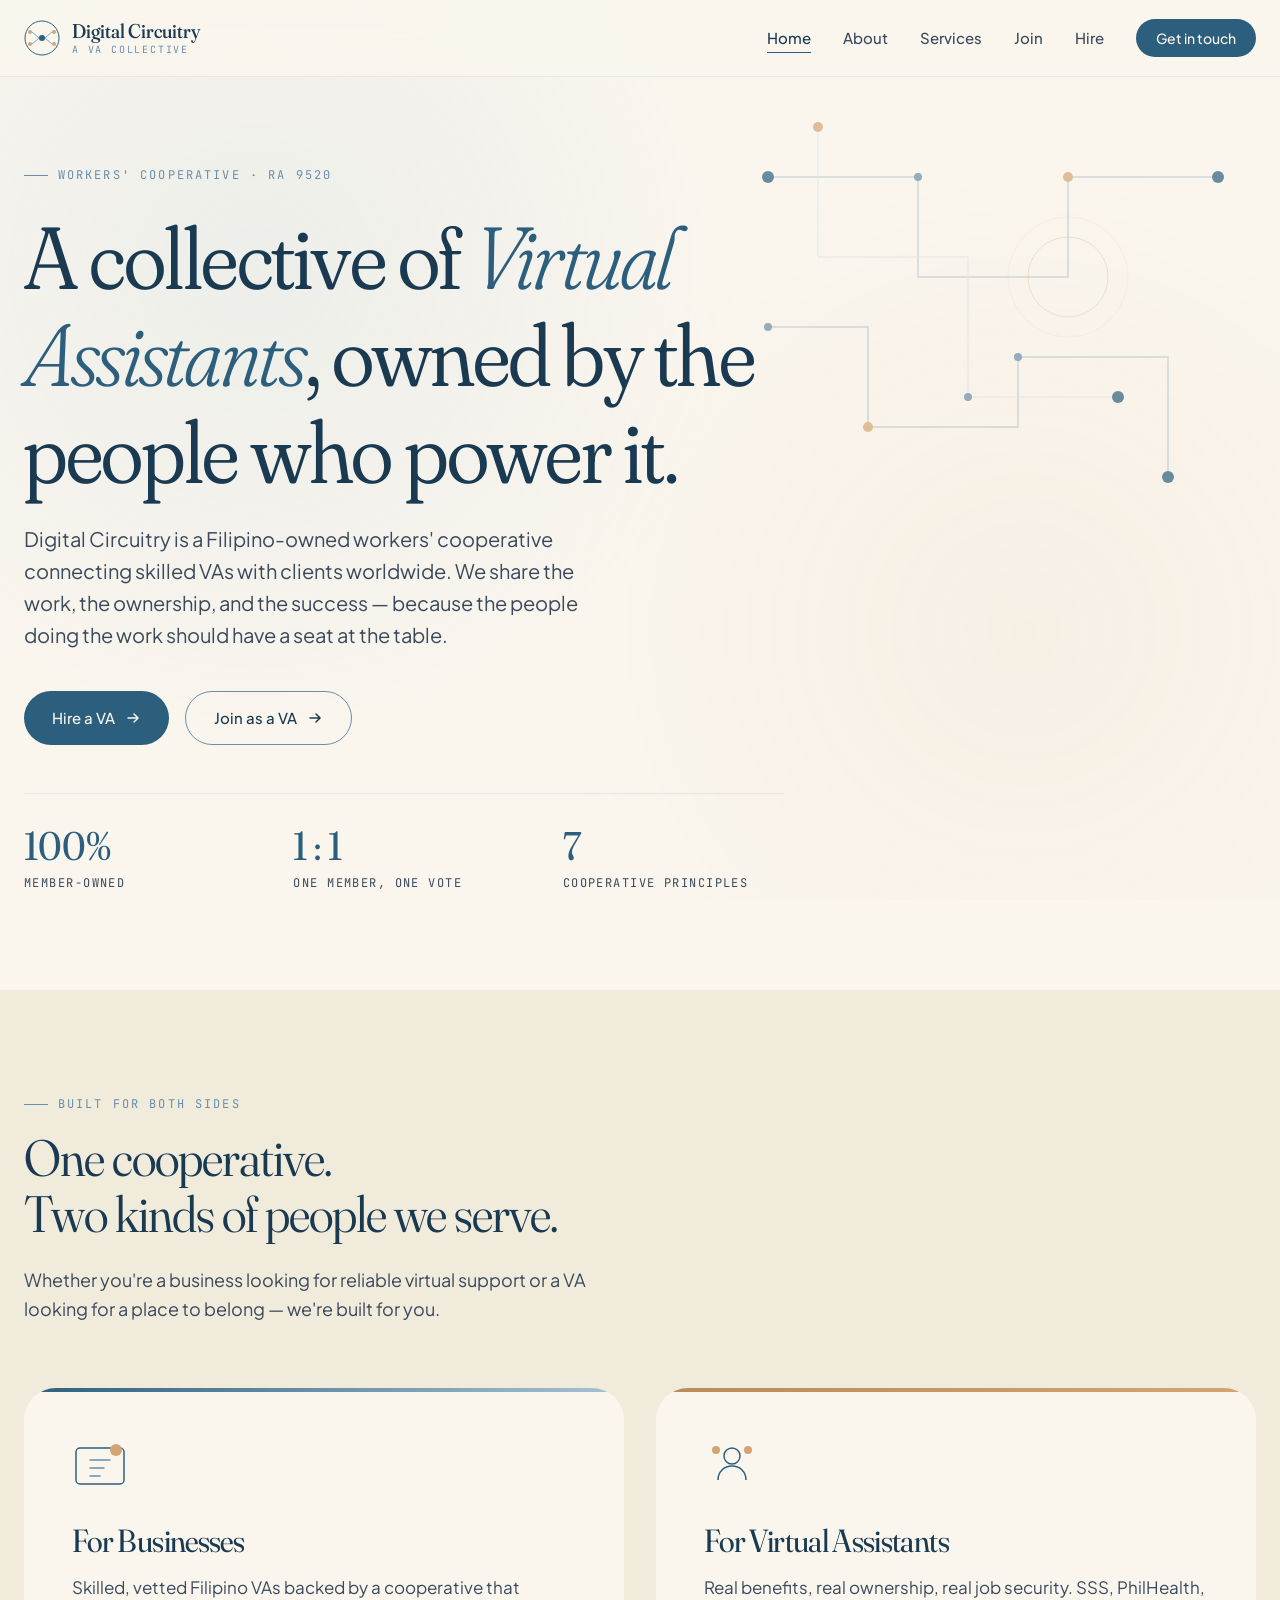
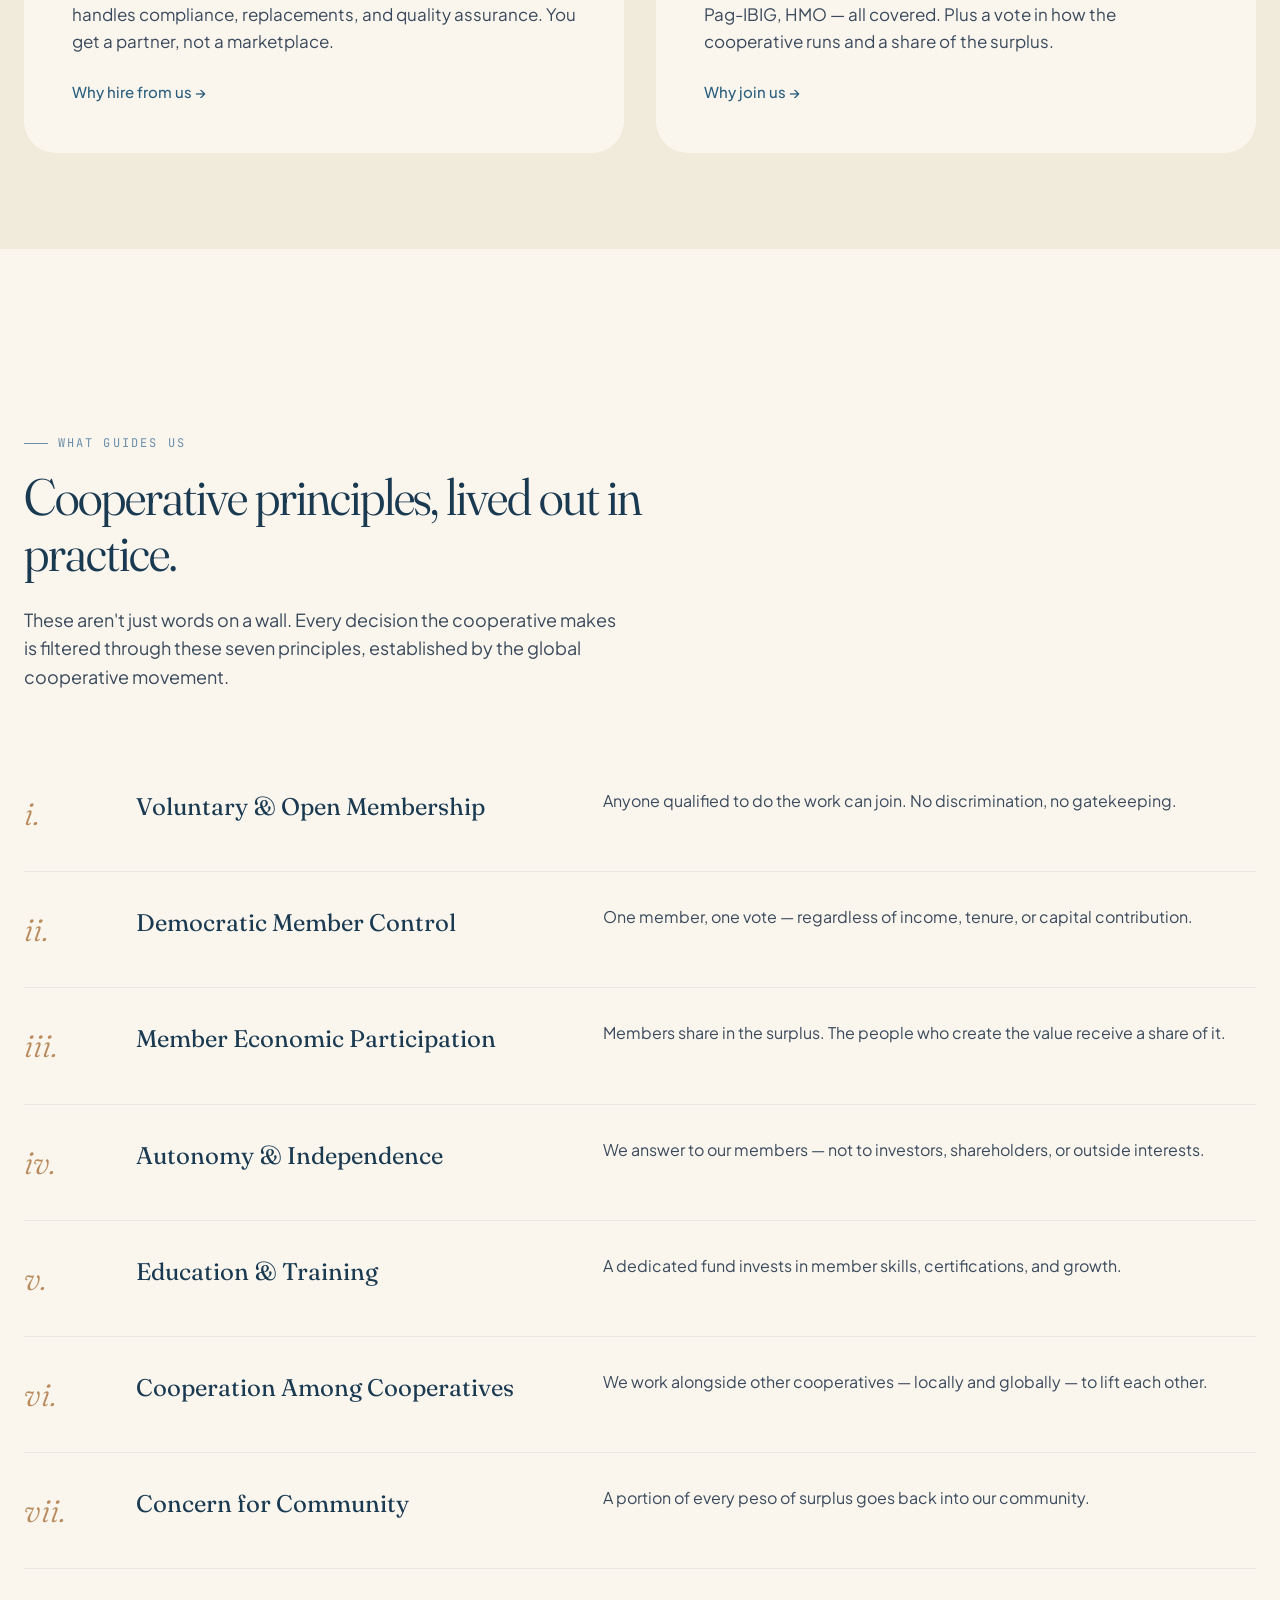
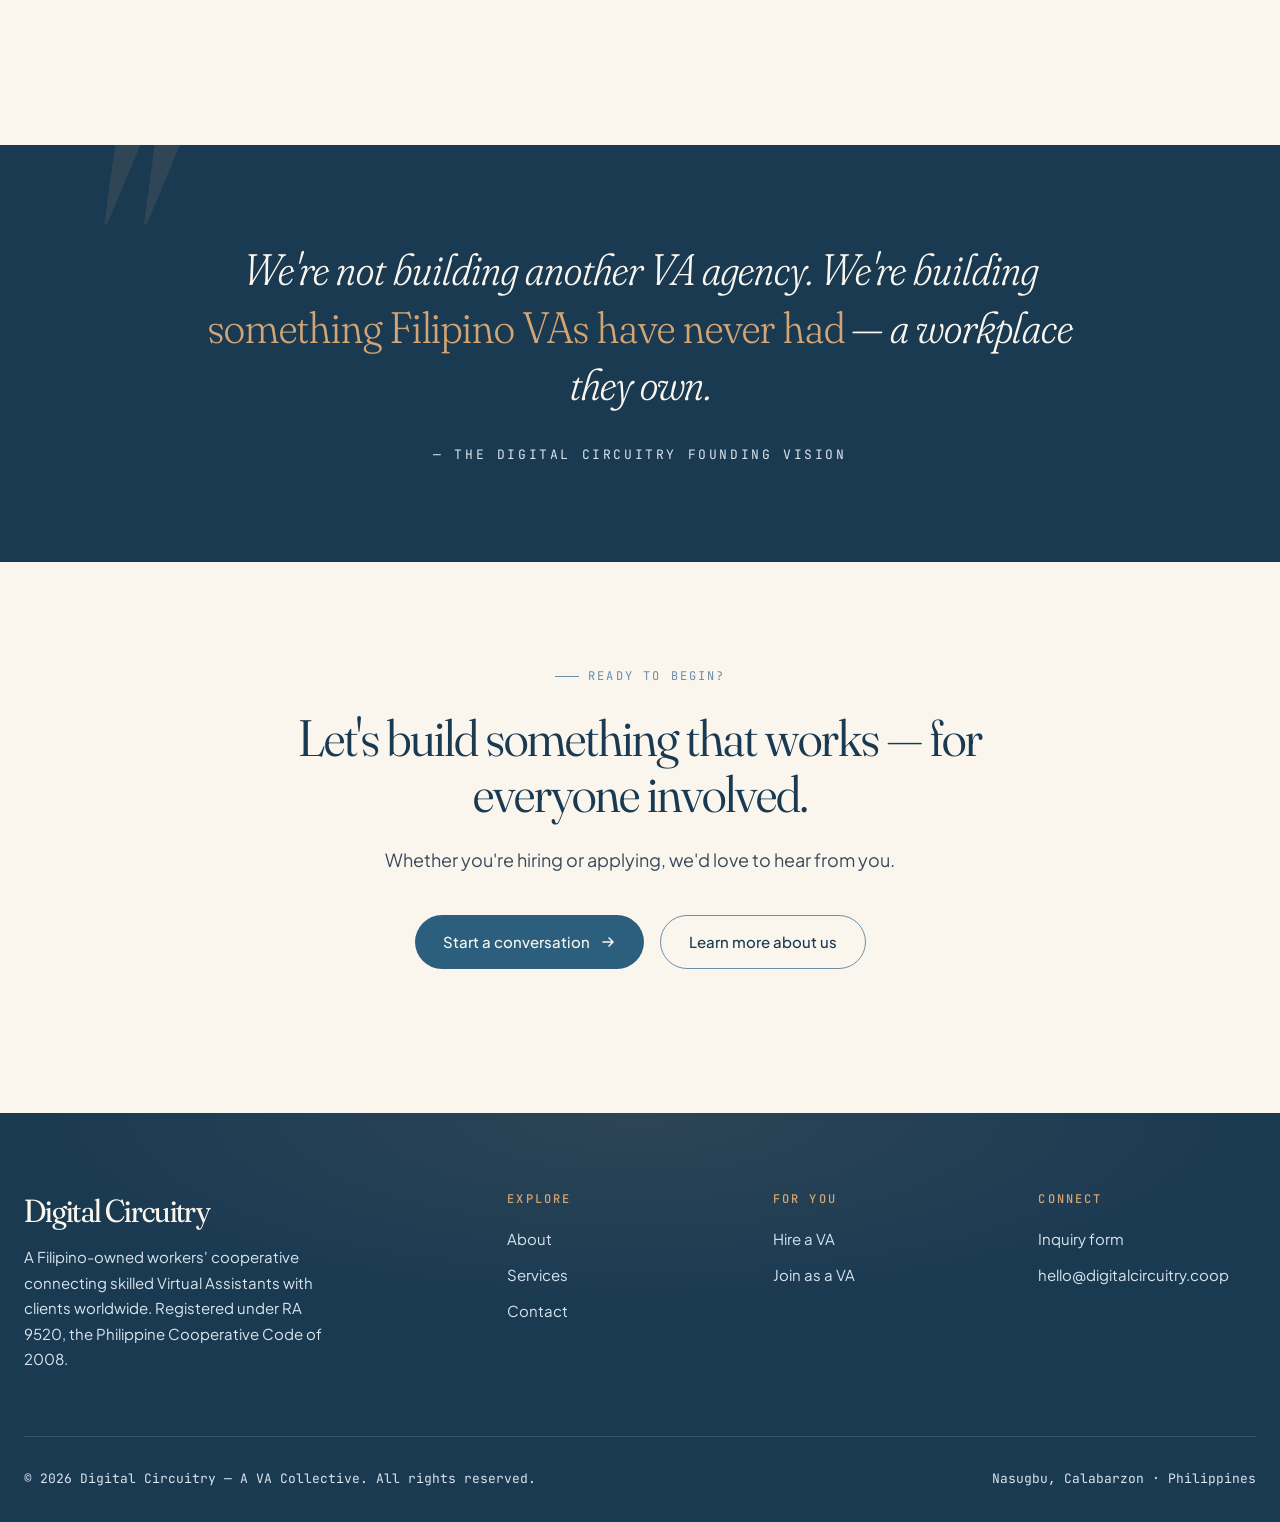
<file: index.html>
<!DOCTYPE html>
<html lang="en">
<head>
<meta charset="UTF-8">
<meta name="viewport" content="width=device-width, initial-scale=1.0">
<title>Digital Circuitry — A VA Collective</title>
<meta name="description" content="A Filipino-owned workers' cooperative connecting skilled Virtual Assistants with clients worldwide. Built on community, ownership, and shared success.">
<link rel="stylesheet" href="styles.css">
<style>
  /* ===== Homepage-specific styles ===== */
  .hero-stats {
    display: flex;
    gap: 3rem;
    margin-top: 3rem;
    padding-top: 2rem;
    border-top: 1px solid var(--whisper);
    flex-wrap: wrap;
  }
  .stat {
    flex: 1;
    min-width: 140px;
  }
  .stat-num {
    font-family: var(--font-display);
    font-size: 2.5rem;
    font-weight: 400;
    color: var(--blue-deep);
    font-variation-settings: "opsz" 144, "SOFT" 50;
    line-height: 1;
  }
  .stat-label {
    font-family: var(--font-mono);
    font-size: 0.75rem;
    letter-spacing: 0.12em;
    text-transform: uppercase;
    color: var(--charcoal-soft);
    margin-top: 0.5rem;
  }

  /* For Whom section */
  .for-whom {
    background: var(--cream-deep);
    width: 100%;
    padding: 6rem 0;
    position: relative;
  }
  .for-whom-inner {
    width: var(--container);
    margin: 0 auto;
  }
  .for-whom-cards {
    display: grid;
    grid-template-columns: 1fr 1fr;
    gap: 2rem;
    margin-top: 3rem;
  }
  .whom-card {
    background: var(--cream);
    border-radius: 32px;
    padding: 3rem;
    position: relative;
    overflow: hidden;
    transition: all 0.4s cubic-bezier(0.16, 1, 0.3, 1);
  }
  .whom-card::before {
    content: '';
    position: absolute;
    top: 0;
    left: 0;
    width: 100%;
    height: 4px;
    background: linear-gradient(90deg, var(--blue-deep), var(--blue-soft));
  }
  .whom-card:nth-child(2)::before {
    background: linear-gradient(90deg, var(--sand-deep), var(--sand));
  }
  .whom-card:hover {
    transform: translateY(-6px);
    box-shadow: 0 32px 64px -24px rgba(26, 58, 82, 0.18);
  }
  .whom-icon {
    width: 56px;
    height: 56px;
    margin-bottom: 1.5rem;
  }
  .whom-card h3 {
    font-size: 2rem;
    margin-bottom: 1rem;
    font-weight: 400;
  }
  .whom-card p {
    color: var(--charcoal-soft);
    font-size: 1.0625rem;
    margin-bottom: 1.5rem;
  }
  .whom-card a {
    display: inline-flex;
    align-items: center;
    gap: 0.5rem;
    color: var(--blue-deep);
    text-decoration: none;
    font-weight: 500;
    font-size: 0.9375rem;
    transition: gap 0.25s ease;
  }
  .whom-card a:hover { gap: 0.875rem; }

  /* Principles section */
  .principles {
    margin: 6rem auto;
  }
  .principle-list {
    margin-top: 3rem;
  }
  .principle-item {
    display: grid;
    grid-template-columns: 80px 1fr 1.5fr;
    gap: 2rem;
    padding: 2rem 0;
    border-bottom: 1px solid var(--whisper);
    align-items: start;
    transition: all 0.3s ease;
  }
  .principle-item:hover {
    padding-left: 1rem;
  }
  .principle-num {
    font-family: var(--font-display);
    font-size: 2rem;
    color: var(--sand-deep);
    font-style: italic;
    font-weight: 300;
  }
  .principle-title {
    font-family: var(--font-display);
    font-size: 1.5rem;
    color: var(--blue-ink);
    font-weight: 400;
  }
  .principle-desc {
    color: var(--charcoal-soft);
    font-size: 1rem;
  }

  /* Quote section */
  .quote-section {
    background: var(--blue-ink);
    color: var(--cream);
    padding: 6rem 0;
    margin: 6rem 0 0;
    width: 100%;
    position: relative;
    overflow: hidden;
  }
  .quote-section::before {
    content: '"';
    position: absolute;
    top: -3rem;
    left: 4rem;
    font-family: var(--font-display);
    font-size: 20rem;
    color: rgba(212, 165, 116, 0.12);
    line-height: 1;
    font-style: italic;
  }
  .quote-inner {
    width: var(--container);
    margin: 0 auto;
    text-align: center;
    position: relative;
    max-width: 880px;
  }
  .quote-text {
    font-family: var(--font-display);
    font-size: clamp(1.75rem, 3.5vw, 2.75rem);
    line-height: 1.3;
    font-weight: 300;
    margin-bottom: 2rem;
    font-style: italic;
    font-variation-settings: "opsz" 144, "SOFT" 80;
  }
  .quote-text em {
    color: var(--sand);
    font-style: normal;
  }
  .quote-attribution {
    font-family: var(--font-mono);
    font-size: 0.8125rem;
    letter-spacing: 0.2em;
    text-transform: uppercase;
    color: var(--blue-mist);
  }

  /* CTA section */
  .cta-section {
    text-align: center;
    padding: 6rem 0 3rem;
  }
  .cta-section h2 {
    font-size: clamp(2rem, 4vw, 3.25rem);
    font-weight: 350;
    max-width: 720px;
    margin: 1.5rem auto 1.5rem;
  }
  .cta-section p {
    font-size: 1.125rem;
    color: var(--charcoal-soft);
    max-width: 560px;
    margin: 0 auto 2.5rem;
  }
  .cta-buttons {
    display: flex;
    gap: 1rem;
    justify-content: center;
    flex-wrap: wrap;
  }
</style>
</head>
<body>

<!-- ===== NAVIGATION ===== -->
<nav class="nav">
  <div class="nav-inner">
    <a href="index.html" class="logo">
      <svg class="logo-mark" viewBox="0 0 36 36" fill="none">
        <circle cx="18" cy="18" r="17" stroke="#2C5F7E" stroke-width="1"/>
        <circle cx="18" cy="18" r="3" fill="#2C5F7E"/>
        <circle cx="6" cy="12" r="2" fill="#D4A574"/>
        <circle cx="30" cy="12" r="2" fill="#D4A574"/>
        <circle cx="6" cy="24" r="2" fill="#D4A574"/>
        <circle cx="30" cy="24" r="2" fill="#D4A574"/>
        <path d="M8 12 L15 18 M28 12 L21 18 M8 24 L15 18 M28 24 L21 18" stroke="#6A8EAA" stroke-width="0.8"/>
      </svg>
      <div class="logo-text">
        <span class="logo-name">Digital Circuitry</span>
        <span class="logo-tag">A VA Collective</span>
      </div>
    </a>
    <ul class="nav-links">
      <li><a href="index.html">Home</a></li>
      <li><a href="about.html">About</a></li>
      <li><a href="services.html">Services</a></li>
      <li><a href="join.html">Join</a></li>
      <li><a href="hire.html">Hire</a></li>
      <li><a href="contact.html" class="nav-cta">Get in touch</a></li>
    </ul>
    <button class="nav-toggle" aria-label="Toggle menu">
      <svg width="24" height="24" viewBox="0 0 24 24" fill="none" stroke="currentColor" stroke-width="2">
        <line x1="3" y1="6" x2="21" y2="6"/>
        <line x1="3" y1="12" x2="21" y2="12"/>
        <line x1="3" y1="18" x2="21" y2="18"/>
      </svg>
    </button>
  </div>
</nav>

<main>

<!-- ===== HERO ===== -->
<section class="hero">
  <svg class="hero-decoration" viewBox="0 0 600 500" fill="none" xmlns="http://www.w3.org/2000/svg">
    <!-- Circuit board pattern with warm accents -->
    <g opacity="0.4">
      <path class="circuit-path" d="M50 100 L200 100 L200 200 L350 200 L350 100 L500 100" stroke="#6A8EAA" stroke-width="1.5" fill="none"/>
      <path class="circuit-path" d="M50 250 L150 250 L150 350 L300 350 L300 280 L450 280 L450 400" stroke="#6A8EAA" stroke-width="1.5" fill="none"/>
      <path class="circuit-path" d="M100 50 L100 180 L250 180 L250 320 L400 320" stroke="#A8C3D4" stroke-width="1" fill="none"/>
    </g>
    <!-- Nodes -->
    <circle cx="50" cy="100" r="6" fill="#2C5F7E"/>
    <circle cx="200" cy="100" r="4" fill="#6A8EAA"/>
    <circle cx="350" cy="100" r="5" fill="#D4A574"/>
    <circle cx="500" cy="100" r="6" fill="#2C5F7E"/>
    <circle cx="50" cy="250" r="4" fill="#6A8EAA"/>
    <circle cx="150" cy="350" r="5" fill="#D4A574"/>
    <circle cx="300" cy="280" r="4" fill="#6A8EAA"/>
    <circle cx="450" cy="400" r="6" fill="#2C5F7E"/>
    <circle cx="100" cy="50" r="5" fill="#D4A574"/>
    <circle cx="250" cy="320" r="4" fill="#6A8EAA"/>
    <circle cx="400" cy="320" r="6" fill="#2C5F7E"/>
    <!-- Larger highlight ring -->
    <circle cx="350" cy="200" r="40" stroke="#D4A574" stroke-width="1" fill="none" opacity="0.4"/>
    <circle cx="350" cy="200" r="60" stroke="#D4A574" stroke-width="0.5" fill="none" opacity="0.3"/>
  </svg>

  <div class="hero-content">
    <span class="eyebrow">Workers' Cooperative · RA 9520</span>
    <h1>A collective of <em>Virtual Assistants</em>, owned by the people who power it.</h1>
    <p class="hero-sub">Digital Circuitry is a Filipino-owned workers' cooperative connecting skilled VAs with clients worldwide. We share the work, the ownership, and the success — because the people doing the work should have a seat at the table.</p>
    <div class="hero-cta">
      <a href="hire.html" class="btn btn-primary">
        Hire a VA
        <svg class="btn-arrow" width="16" height="16" viewBox="0 0 16 16" fill="none">
          <path d="M3 8h10m-4-4l4 4-4 4" stroke="currentColor" stroke-width="1.5" stroke-linecap="round"/>
        </svg>
      </a>
      <a href="join.html" class="btn btn-secondary">
        Join as a VA
        <svg class="btn-arrow" width="16" height="16" viewBox="0 0 16 16" fill="none">
          <path d="M3 8h10m-4-4l4 4-4 4" stroke="currentColor" stroke-width="1.5" stroke-linecap="round"/>
        </svg>
      </a>
    </div>
    <div class="hero-stats">
      <div class="stat">
        <div class="stat-num">100%</div>
        <div class="stat-label">Member-owned</div>
      </div>
      <div class="stat">
        <div class="stat-num">1 : 1</div>
        <div class="stat-label">One member, one vote</div>
      </div>
      <div class="stat">
        <div class="stat-num">7</div>
        <div class="stat-label">Cooperative principles</div>
      </div>
    </div>
  </div>
</section>

<!-- ===== FOR WHOM ===== -->
<div class="for-whom">
  <div class="for-whom-inner">
    <div class="section-heading">
      <span class="eyebrow">Built for both sides</span>
      <h2>One cooperative.<br>Two kinds of people we serve.</h2>
      <p>Whether you're a business looking for reliable virtual support or a VA looking for a place to belong — we're built for you.</p>
    </div>
    <div class="for-whom-cards">
      <div class="whom-card">
        <svg class="whom-icon" viewBox="0 0 56 56" fill="none">
          <rect x="4" y="12" width="48" height="36" rx="4" stroke="#2C5F7E" stroke-width="1.5"/>
          <path d="M18 24h20M18 32h14M18 40h10" stroke="#6A8EAA" stroke-width="1.5" stroke-linecap="round"/>
          <circle cx="44" cy="14" r="6" fill="#D4A574"/>
        </svg>
        <h3>For Businesses</h3>
        <p>Skilled, vetted Filipino VAs backed by a cooperative that handles compliance, replacements, and quality assurance. You get a partner, not a marketplace.</p>
        <a href="hire.html">Why hire from us →</a>
      </div>
      <div class="whom-card">
        <svg class="whom-icon" viewBox="0 0 56 56" fill="none">
          <circle cx="28" cy="20" r="8" stroke="#2C5F7E" stroke-width="1.5"/>
          <path d="M14 44c0-8 6-14 14-14s14 6 14 14" stroke="#2C5F7E" stroke-width="1.5"/>
          <circle cx="44" cy="14" r="4" fill="#D4A574"/>
          <circle cx="12" cy="14" r="4" fill="#D4A574"/>
        </svg>
        <h3>For Virtual Assistants</h3>
        <p>Real benefits, real ownership, real job security. SSS, PhilHealth, Pag-IBIG, HMO — all covered. Plus a vote in how the cooperative runs and a share of the surplus.</p>
        <a href="join.html">Why join us →</a>
      </div>
    </div>
  </div>
</div>

<!-- ===== PRINCIPLES ===== -->
<section class="principles">
  <div class="section-heading">
    <span class="eyebrow">What guides us</span>
    <h2>Cooperative principles, lived out in practice.</h2>
    <p>These aren't just words on a wall. Every decision the cooperative makes is filtered through these seven principles, established by the global cooperative movement.</p>
  </div>

  <div class="principle-list">
    <div class="principle-item">
      <span class="principle-num">i.</span>
      <span class="principle-title">Voluntary &amp; Open Membership</span>
      <span class="principle-desc">Anyone qualified to do the work can join. No discrimination, no gatekeeping.</span>
    </div>
    <div class="principle-item">
      <span class="principle-num">ii.</span>
      <span class="principle-title">Democratic Member Control</span>
      <span class="principle-desc">One member, one vote — regardless of income, tenure, or capital contribution.</span>
    </div>
    <div class="principle-item">
      <span class="principle-num">iii.</span>
      <span class="principle-title">Member Economic Participation</span>
      <span class="principle-desc">Members share in the surplus. The people who create the value receive a share of it.</span>
    </div>
    <div class="principle-item">
      <span class="principle-num">iv.</span>
      <span class="principle-title">Autonomy &amp; Independence</span>
      <span class="principle-desc">We answer to our members — not to investors, shareholders, or outside interests.</span>
    </div>
    <div class="principle-item">
      <span class="principle-num">v.</span>
      <span class="principle-title">Education &amp; Training</span>
      <span class="principle-desc">A dedicated fund invests in member skills, certifications, and growth.</span>
    </div>
    <div class="principle-item">
      <span class="principle-num">vi.</span>
      <span class="principle-title">Cooperation Among Cooperatives</span>
      <span class="principle-desc">We work alongside other cooperatives — locally and globally — to lift each other.</span>
    </div>
    <div class="principle-item">
      <span class="principle-num">vii.</span>
      <span class="principle-title">Concern for Community</span>
      <span class="principle-desc">A portion of every peso of surplus goes back into our community.</span>
    </div>
  </div>
</section>

<!-- ===== QUOTE ===== -->
<div class="quote-section">
  <div class="quote-inner">
    <p class="quote-text">We're not building another VA agency. We're building <em>something Filipino VAs have never had</em> — a workplace they own.</p>
    <p class="quote-attribution">— The Digital Circuitry Founding Vision</p>
  </div>
</div>

<!-- ===== CTA ===== -->
<section class="cta-section">
  <span class="eyebrow">Ready to begin?</span>
  <h2>Let's build something that works — for everyone involved.</h2>
  <p>Whether you're hiring or applying, we'd love to hear from you.</p>
  <div class="cta-buttons">
    <a href="contact.html" class="btn btn-primary">
      Start a conversation
      <svg class="btn-arrow" width="16" height="16" viewBox="0 0 16 16" fill="none">
        <path d="M3 8h10m-4-4l4 4-4 4" stroke="currentColor" stroke-width="1.5" stroke-linecap="round"/>
      </svg>
    </a>
    <a href="about.html" class="btn btn-secondary">Learn more about us</a>
  </div>
</section>

</main>

<!-- ===== FOOTER ===== -->
<footer>
  <div class="footer-inner">
    <div class="footer-grid">
      <div class="footer-brand">
        <h3>Digital Circuitry</h3>
        <p>A Filipino-owned workers' cooperative connecting skilled Virtual Assistants with clients worldwide. Registered under RA 9520, the Philippine Cooperative Code of 2008.</p>
      </div>
      <div class="footer-col">
        <h4>Explore</h4>
        <ul>
          <li><a href="about.html">About</a></li>
          <li><a href="services.html">Services</a></li>
          <li><a href="contact.html">Contact</a></li>
        </ul>
      </div>
      <div class="footer-col">
        <h4>For You</h4>
        <ul>
          <li><a href="hire.html">Hire a VA</a></li>
          <li><a href="join.html">Join as a VA</a></li>
        </ul>
      </div>
      <div class="footer-col">
        <h4>Connect</h4>
        <ul>
          <li><a href="contact.html">Inquiry form</a></li>
          <li><a href="mailto:hello@digitalcircuitry.coop">hello@digitalcircuitry.coop</a></li>
        </ul>
      </div>
    </div>
    <div class="footer-bottom">
      <p>© 2026 Digital Circuitry — A VA Collective. All rights reserved.</p>
      <p>Nasugbu, Calabarzon · Philippines</p>
    </div>
  </div>
</footer>

<script src="script.js"></script>
</body>
</html>
</file>
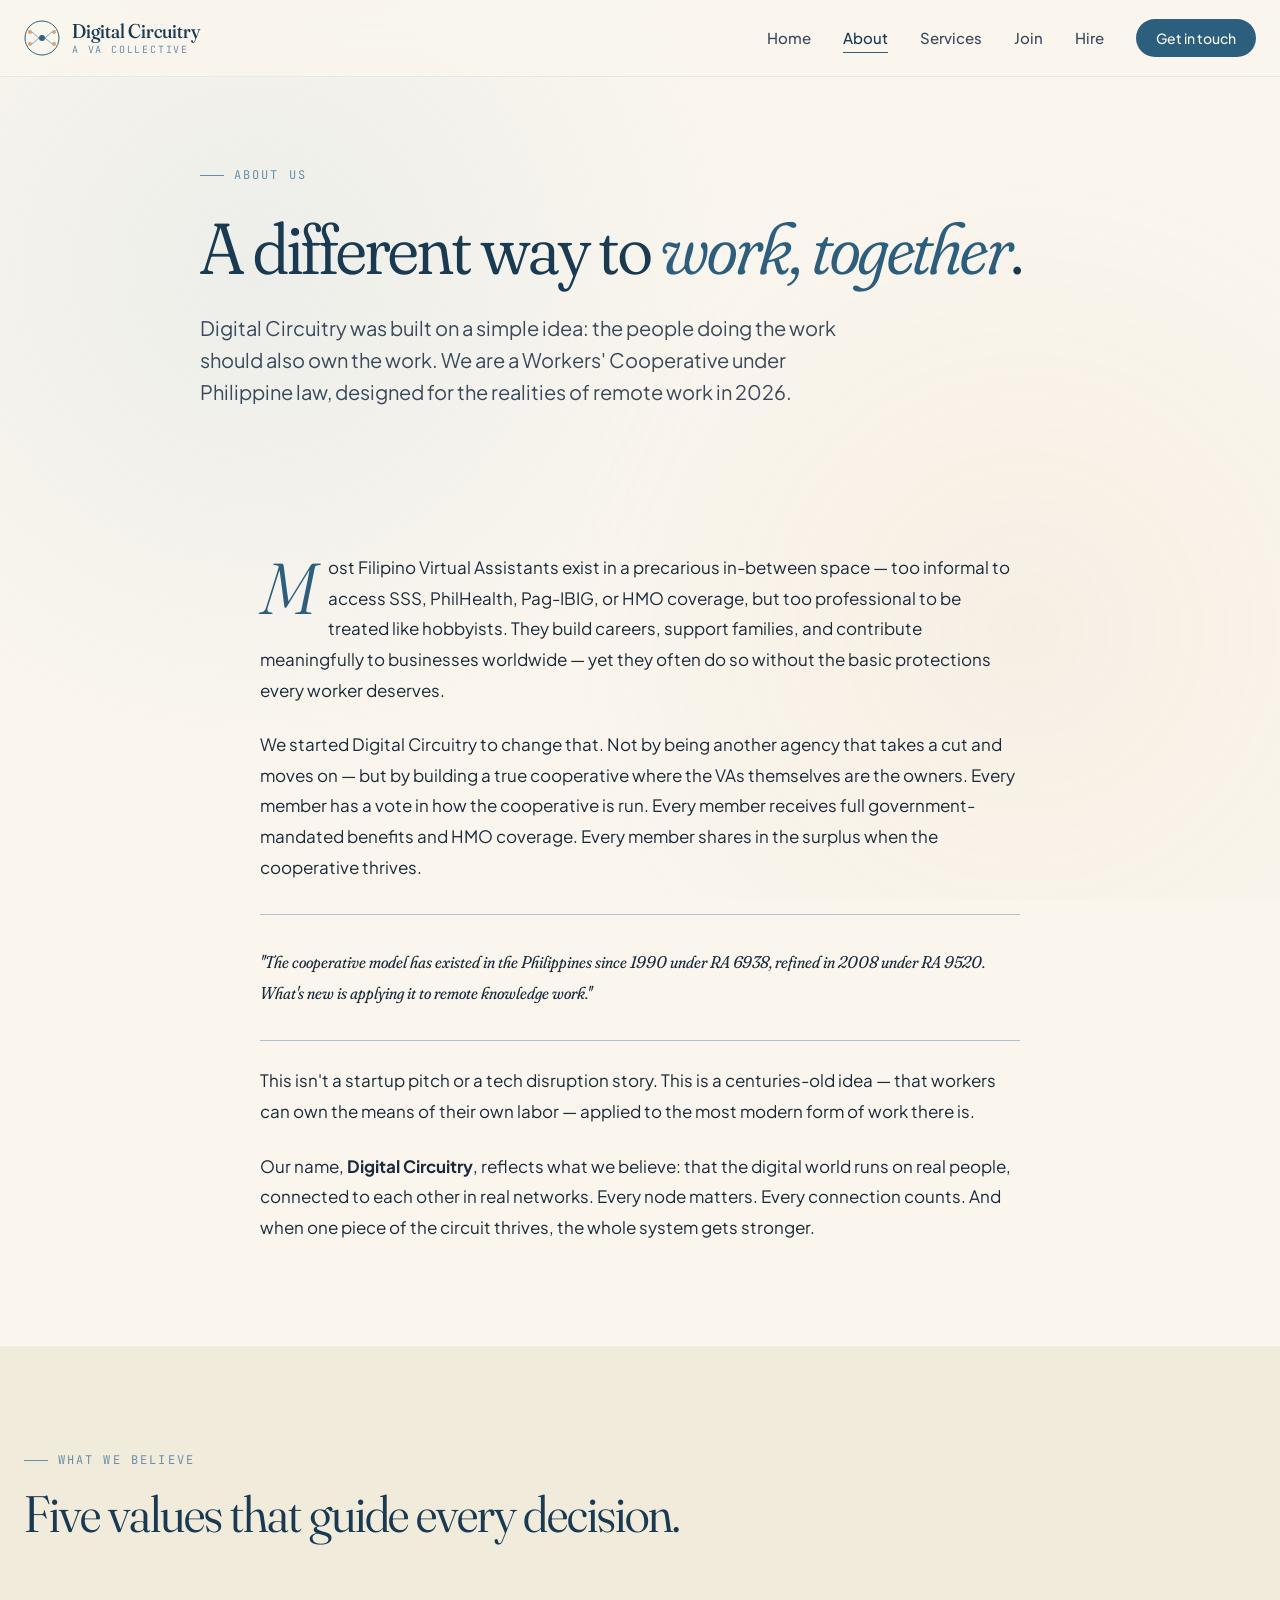
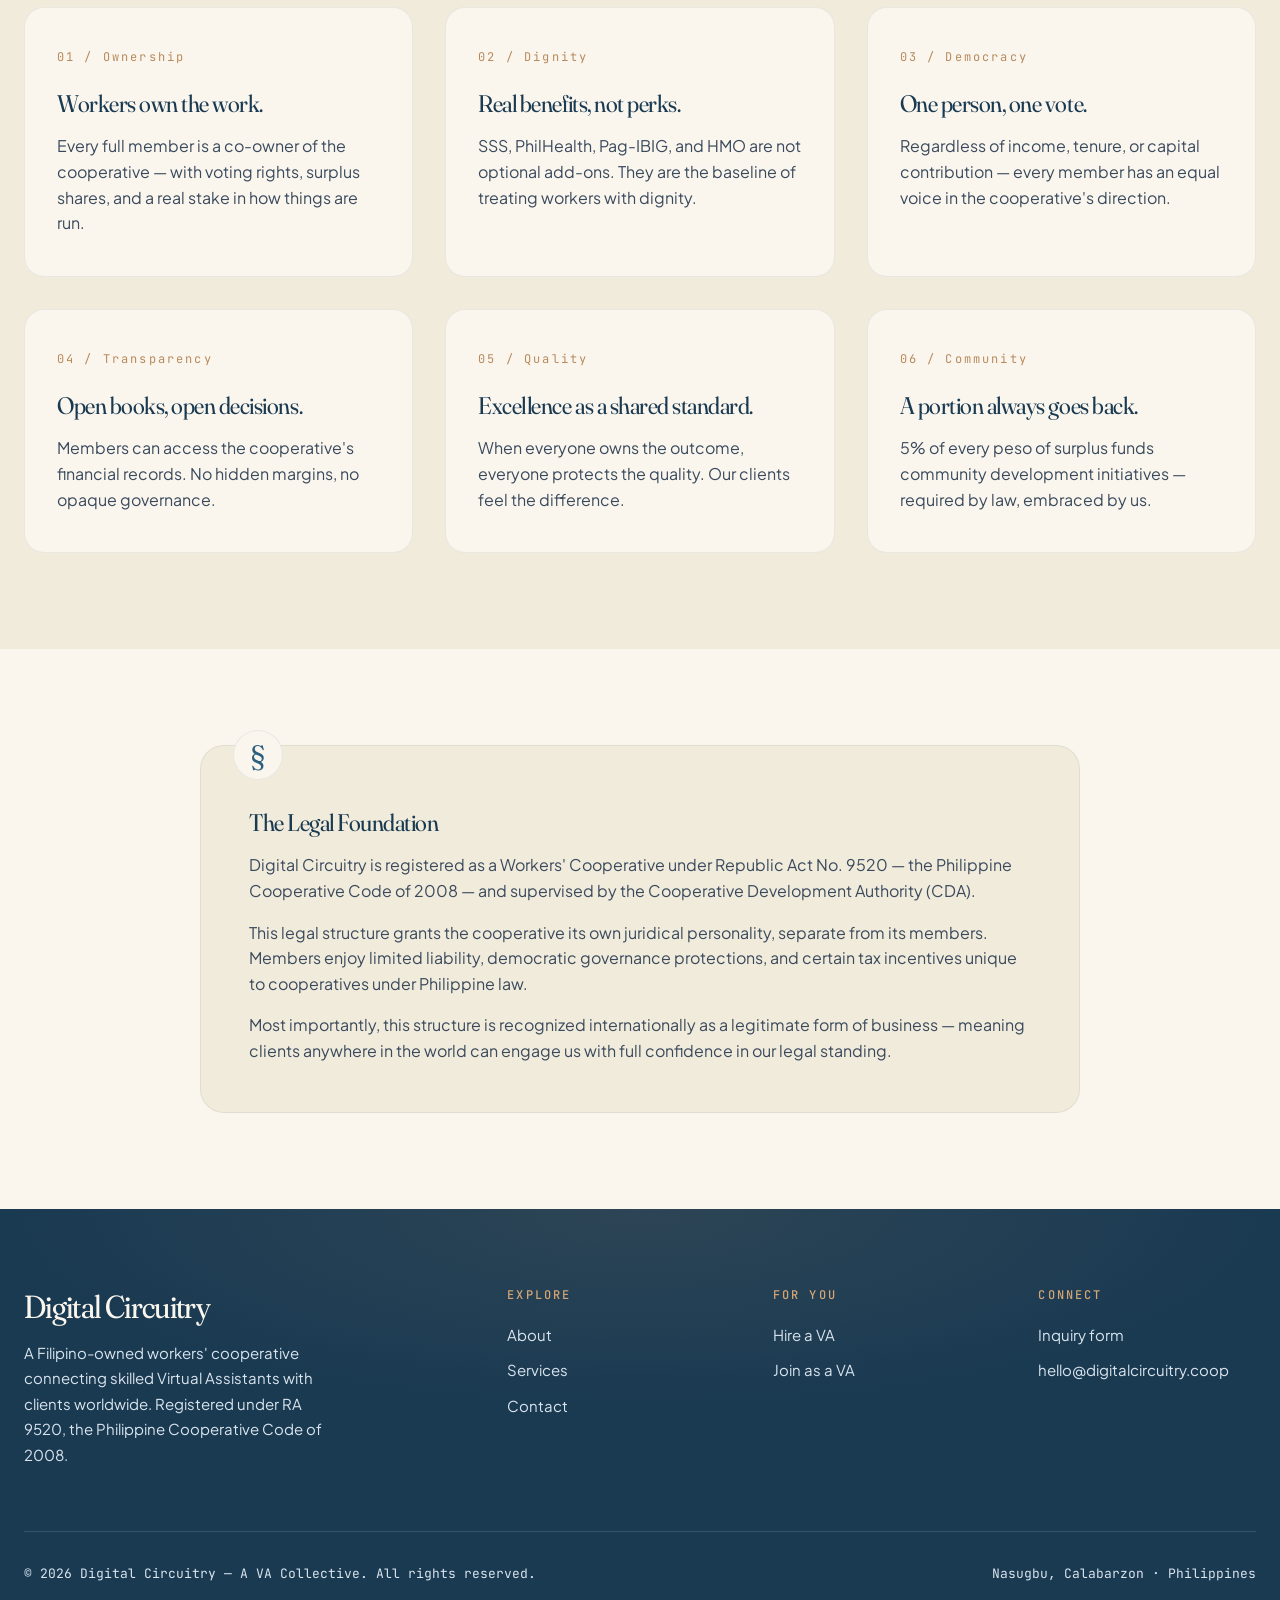
<file: about.html>
<!DOCTYPE html>
<html lang="en">
<head>
<meta charset="UTF-8">
<meta name="viewport" content="width=device-width, initial-scale=1.0">
<title>About — Digital Circuitry</title>
<meta name="description" content="Learn about Digital Circuitry — a Filipino workers' cooperative reimagining how VAs and clients work together.">
<link rel="stylesheet" href="styles.css">
<style>
  /* About-specific styles */
  .page-hero {
    width: var(--container);
    margin: 0 auto;
    padding: 5rem 0 4rem;
    max-width: 880px;
  }
  .page-hero h1 {
    font-size: clamp(2.5rem, 6vw, 4.5rem);
    font-weight: 350;
    margin: 1.5rem 0 1.5rem;
    font-variation-settings: "opsz" 144, "SOFT" 80;
  }
  .page-hero h1 em {
    font-style: italic;
    color: var(--blue-deep);
  }
  .page-hero .lead {
    font-size: 1.25rem;
    color: var(--charcoal-soft);
    line-height: 1.6;
    max-width: 680px;
  }

  /* Story section */
  .story-section {
    width: var(--container);
    margin: 0 auto;
    padding: 5rem 0;
    max-width: 760px;
  }
  .story-section p {
    font-size: 1.0625rem;
    line-height: 1.8;
    color: var(--charcoal);
    margin-bottom: 1.5rem;
  }
  .story-section p:first-of-type::first-letter {
    font-family: var(--font-display);
    font-size: 4.5rem;
    float: left;
    line-height: 0.8;
    padding: 0.5rem 0.75rem 0 0;
    color: var(--blue-deep);
    font-weight: 300;
    font-style: italic;
  }
  .pull-quote {
    font-family: var(--font-display);
    font-size: 1.75rem;
    color: var(--blue-ink);
    line-height: 1.4;
    font-weight: 400;
    font-style: italic;
    padding: 2rem 0;
    margin: 2rem 0;
    border-top: 1px solid var(--blue-soft);
    border-bottom: 1px solid var(--blue-soft);
    font-variation-settings: "opsz" 144, "SOFT" 80;
  }

  /* Values grid */
  .values-section {
    background: var(--cream-deep);
    width: 100%;
    padding: 6rem 0;
  }
  .values-inner {
    width: var(--container);
    margin: 0 auto;
  }
  .values-grid {
    display: grid;
    grid-template-columns: repeat(3, 1fr);
    gap: 2rem;
    margin-top: 3rem;
  }
  .value-card {
    background: var(--cream);
    padding: 2.5rem 2rem;
    border-radius: 20px;
    border: 1px solid var(--whisper);
    transition: all 0.3s ease;
  }
  .value-card:hover {
    transform: translateY(-4px);
    box-shadow: 0 20px 40px -16px rgba(26, 58, 82, 0.12);
  }
  .value-num {
    font-family: var(--font-mono);
    font-size: 0.75rem;
    letter-spacing: 0.18em;
    color: var(--sand-deep);
    margin-bottom: 1.5rem;
  }
  .value-card h3 {
    font-size: 1.5rem;
    margin-bottom: 1rem;
    font-weight: 400;
  }
  .value-card p {
    color: var(--charcoal-soft);
    font-size: 1rem;
    line-height: 1.6;
  }

  /* Legal block */
  .legal-block {
    width: var(--container);
    margin: 6rem auto;
    max-width: 880px;
    padding: 3rem;
    background: var(--cream-deep);
    border-radius: 24px;
    border: 1px solid var(--whisper);
    position: relative;
  }
  .legal-block::before {
    content: '§';
    position: absolute;
    top: -1rem;
    left: 2rem;
    background: var(--cream);
    width: 3rem;
    height: 3rem;
    border-radius: 50%;
    display: flex;
    align-items: center;
    justify-content: center;
    font-family: var(--font-display);
    font-size: 1.75rem;
    color: var(--blue-deep);
    border: 1px solid var(--whisper);
  }
  .legal-block h3 {
    font-size: 1.5rem;
    margin-bottom: 1rem;
    margin-top: 1rem;
  }
  .legal-block p {
    color: var(--charcoal-soft);
    font-size: 1rem;
    margin-bottom: 1rem;
  }
  .legal-block p:last-child { margin-bottom: 0; }
</style>
</head>
<body>

<nav class="nav">
  <div class="nav-inner">
    <a href="index.html" class="logo">
      <svg class="logo-mark" viewBox="0 0 36 36" fill="none">
        <circle cx="18" cy="18" r="17" stroke="#2C5F7E" stroke-width="1"/>
        <circle cx="18" cy="18" r="3" fill="#2C5F7E"/>
        <circle cx="6" cy="12" r="2" fill="#D4A574"/>
        <circle cx="30" cy="12" r="2" fill="#D4A574"/>
        <circle cx="6" cy="24" r="2" fill="#D4A574"/>
        <circle cx="30" cy="24" r="2" fill="#D4A574"/>
        <path d="M8 12 L15 18 M28 12 L21 18 M8 24 L15 18 M28 24 L21 18" stroke="#6A8EAA" stroke-width="0.8"/>
      </svg>
      <div class="logo-text">
        <span class="logo-name">Digital Circuitry</span>
        <span class="logo-tag">A VA Collective</span>
      </div>
    </a>
    <ul class="nav-links">
      <li><a href="index.html">Home</a></li>
      <li><a href="about.html">About</a></li>
      <li><a href="services.html">Services</a></li>
      <li><a href="join.html">Join</a></li>
      <li><a href="hire.html">Hire</a></li>
      <li><a href="contact.html" class="nav-cta">Get in touch</a></li>
    </ul>
    <button class="nav-toggle" aria-label="Toggle menu">
      <svg width="24" height="24" viewBox="0 0 24 24" fill="none" stroke="currentColor" stroke-width="2">
        <line x1="3" y1="6" x2="21" y2="6"/>
        <line x1="3" y1="12" x2="21" y2="12"/>
        <line x1="3" y1="18" x2="21" y2="18"/>
      </svg>
    </button>
  </div>
</nav>

<main>

<section class="page-hero">
  <span class="eyebrow">About us</span>
  <h1>A different way to <em>work, together</em>.</h1>
  <p class="lead">Digital Circuitry was built on a simple idea: the people doing the work should also own the work. We are a Workers' Cooperative under Philippine law, designed for the realities of remote work in 2026.</p>
</section>

<section class="story-section">
  <p>Most Filipino Virtual Assistants exist in a precarious in-between space — too informal to access SSS, PhilHealth, Pag-IBIG, or HMO coverage, but too professional to be treated like hobbyists. They build careers, support families, and contribute meaningfully to businesses worldwide — yet they often do so without the basic protections every worker deserves.</p>

  <p>We started Digital Circuitry to change that. Not by being another agency that takes a cut and moves on — but by building a true cooperative where the VAs themselves are the owners. Every member has a vote in how the cooperative is run. Every member receives full government-mandated benefits and HMO coverage. Every member shares in the surplus when the cooperative thrives.</p>

  <p class="pull-quote">"The cooperative model has existed in the Philippines since 1990 under RA 6938, refined in 2008 under RA 9520. What's new is applying it to remote knowledge work."</p>

  <p>This isn't a startup pitch or a tech disruption story. This is a centuries-old idea — that workers can own the means of their own labor — applied to the most modern form of work there is.</p>

  <p>Our name, <strong>Digital Circuitry</strong>, reflects what we believe: that the digital world runs on real people, connected to each other in real networks. Every node matters. Every connection counts. And when one piece of the circuit thrives, the whole system gets stronger.</p>
</section>

<div class="values-section">
  <div class="values-inner">
    <div class="section-heading">
      <span class="eyebrow">What we believe</span>
      <h2>Five values that guide every decision.</h2>
    </div>
    <div class="values-grid">
      <div class="value-card">
        <div class="value-num">01 / Ownership</div>
        <h3>Workers own the work.</h3>
        <p>Every full member is a co-owner of the cooperative — with voting rights, surplus shares, and a real stake in how things are run.</p>
      </div>
      <div class="value-card">
        <div class="value-num">02 / Dignity</div>
        <h3>Real benefits, not perks.</h3>
        <p>SSS, PhilHealth, Pag-IBIG, and HMO are not optional add-ons. They are the baseline of treating workers with dignity.</p>
      </div>
      <div class="value-card">
        <div class="value-num">03 / Democracy</div>
        <h3>One person, one vote.</h3>
        <p>Regardless of income, tenure, or capital contribution — every member has an equal voice in the cooperative's direction.</p>
      </div>
      <div class="value-card">
        <div class="value-num">04 / Transparency</div>
        <h3>Open books, open decisions.</h3>
        <p>Members can access the cooperative's financial records. No hidden margins, no opaque governance.</p>
      </div>
      <div class="value-card">
        <div class="value-num">05 / Quality</div>
        <h3>Excellence as a shared standard.</h3>
        <p>When everyone owns the outcome, everyone protects the quality. Our clients feel the difference.</p>
      </div>
      <div class="value-card">
        <div class="value-num">06 / Community</div>
        <h3>A portion always goes back.</h3>
        <p>5% of every peso of surplus funds community development initiatives — required by law, embraced by us.</p>
      </div>
    </div>
  </div>
</div>

<div class="legal-block">
  <h3>The Legal Foundation</h3>
  <p>Digital Circuitry is registered as a Workers' Cooperative under Republic Act No. 9520 — the Philippine Cooperative Code of 2008 — and supervised by the Cooperative Development Authority (CDA).</p>
  <p>This legal structure grants the cooperative its own juridical personality, separate from its members. Members enjoy limited liability, democratic governance protections, and certain tax incentives unique to cooperatives under Philippine law.</p>
  <p>Most importantly, this structure is recognized internationally as a legitimate form of business — meaning clients anywhere in the world can engage us with full confidence in our legal standing.</p>
</div>

</main>

<footer>
  <div class="footer-inner">
    <div class="footer-grid">
      <div class="footer-brand">
        <h3>Digital Circuitry</h3>
        <p>A Filipino-owned workers' cooperative connecting skilled Virtual Assistants with clients worldwide. Registered under RA 9520, the Philippine Cooperative Code of 2008.</p>
      </div>
      <div class="footer-col">
        <h4>Explore</h4>
        <ul>
          <li><a href="about.html">About</a></li>
          <li><a href="services.html">Services</a></li>
          <li><a href="contact.html">Contact</a></li>
        </ul>
      </div>
      <div class="footer-col">
        <h4>For You</h4>
        <ul>
          <li><a href="hire.html">Hire a VA</a></li>
          <li><a href="join.html">Join as a VA</a></li>
        </ul>
      </div>
      <div class="footer-col">
        <h4>Connect</h4>
        <ul>
          <li><a href="contact.html">Inquiry form</a></li>
          <li><a href="mailto:hello@digitalcircuitry.coop">hello@digitalcircuitry.coop</a></li>
        </ul>
      </div>
    </div>
    <div class="footer-bottom">
      <p>© 2026 Digital Circuitry — A VA Collective. All rights reserved.</p>
      <p>Nasugbu, Calabarzon · Philippines</p>
    </div>
  </div>
</footer>

<script src="script.js"></script>
</body>
</html>
</file>
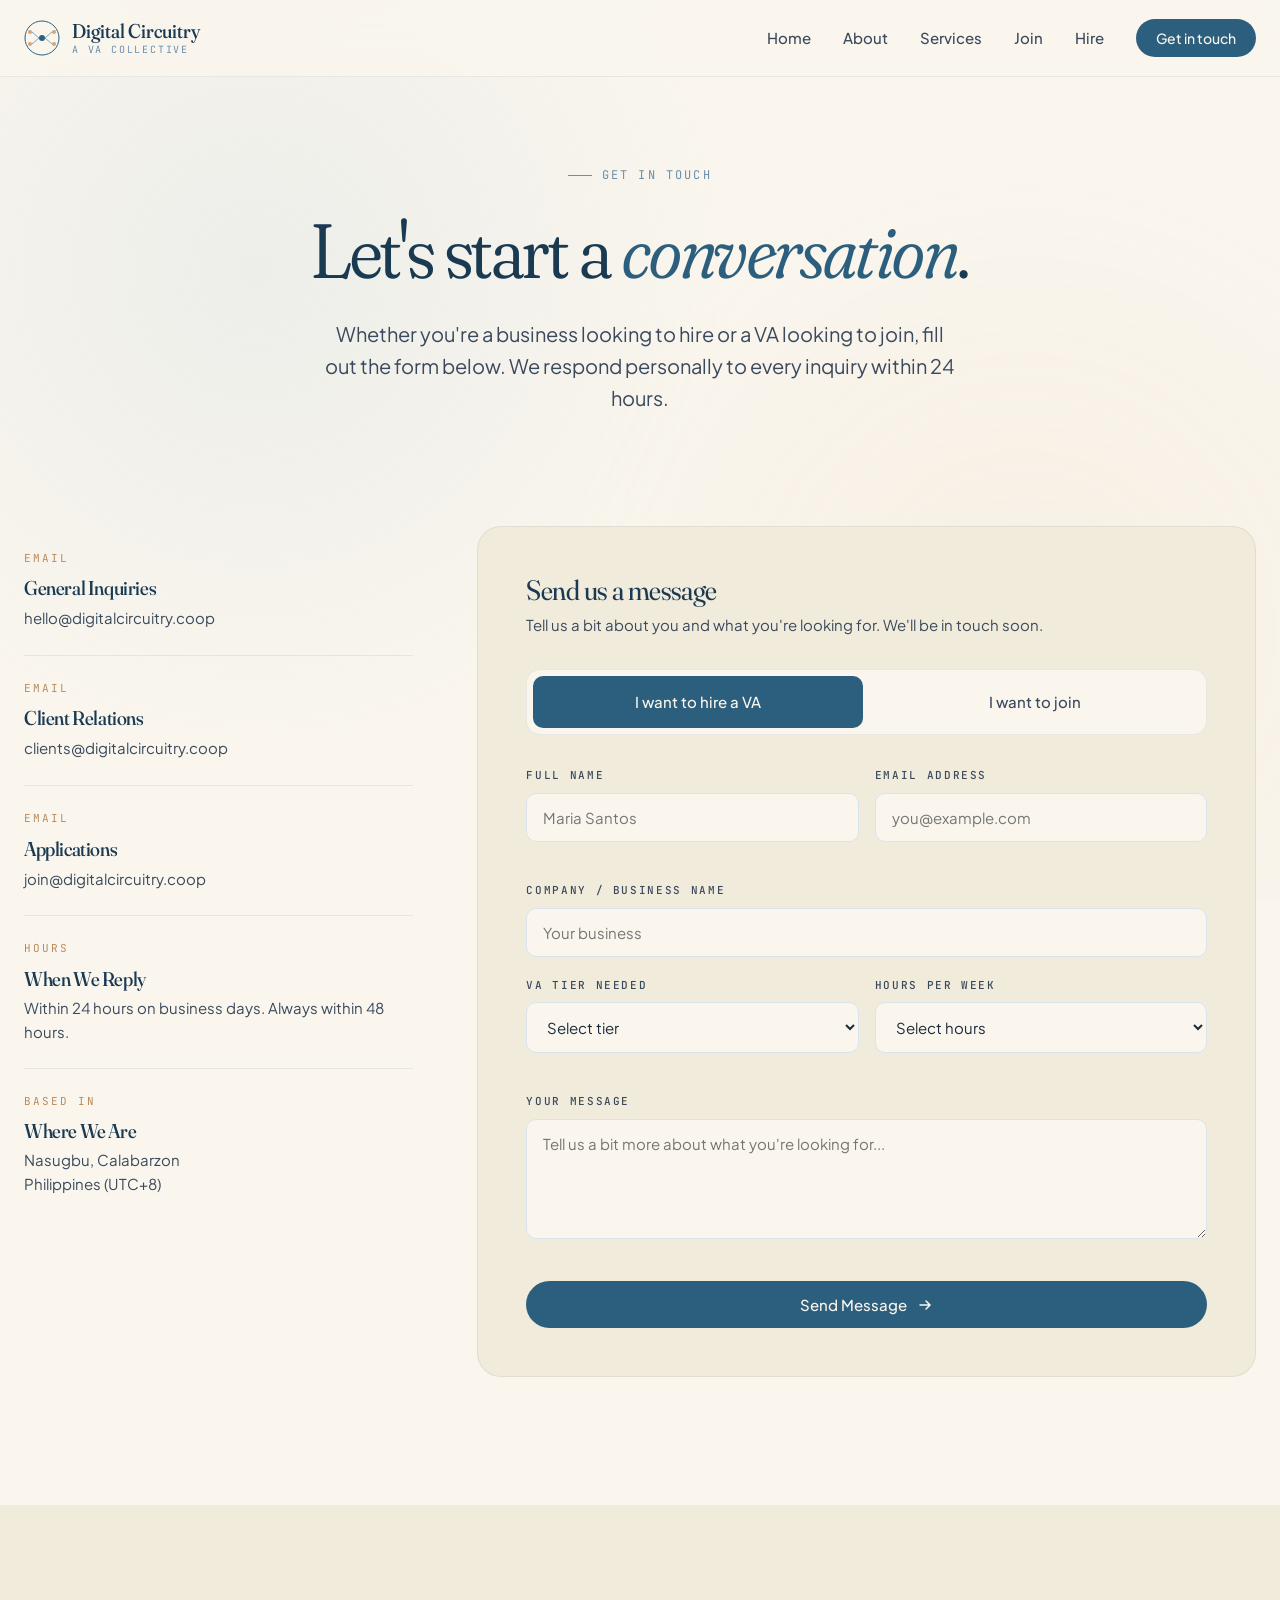
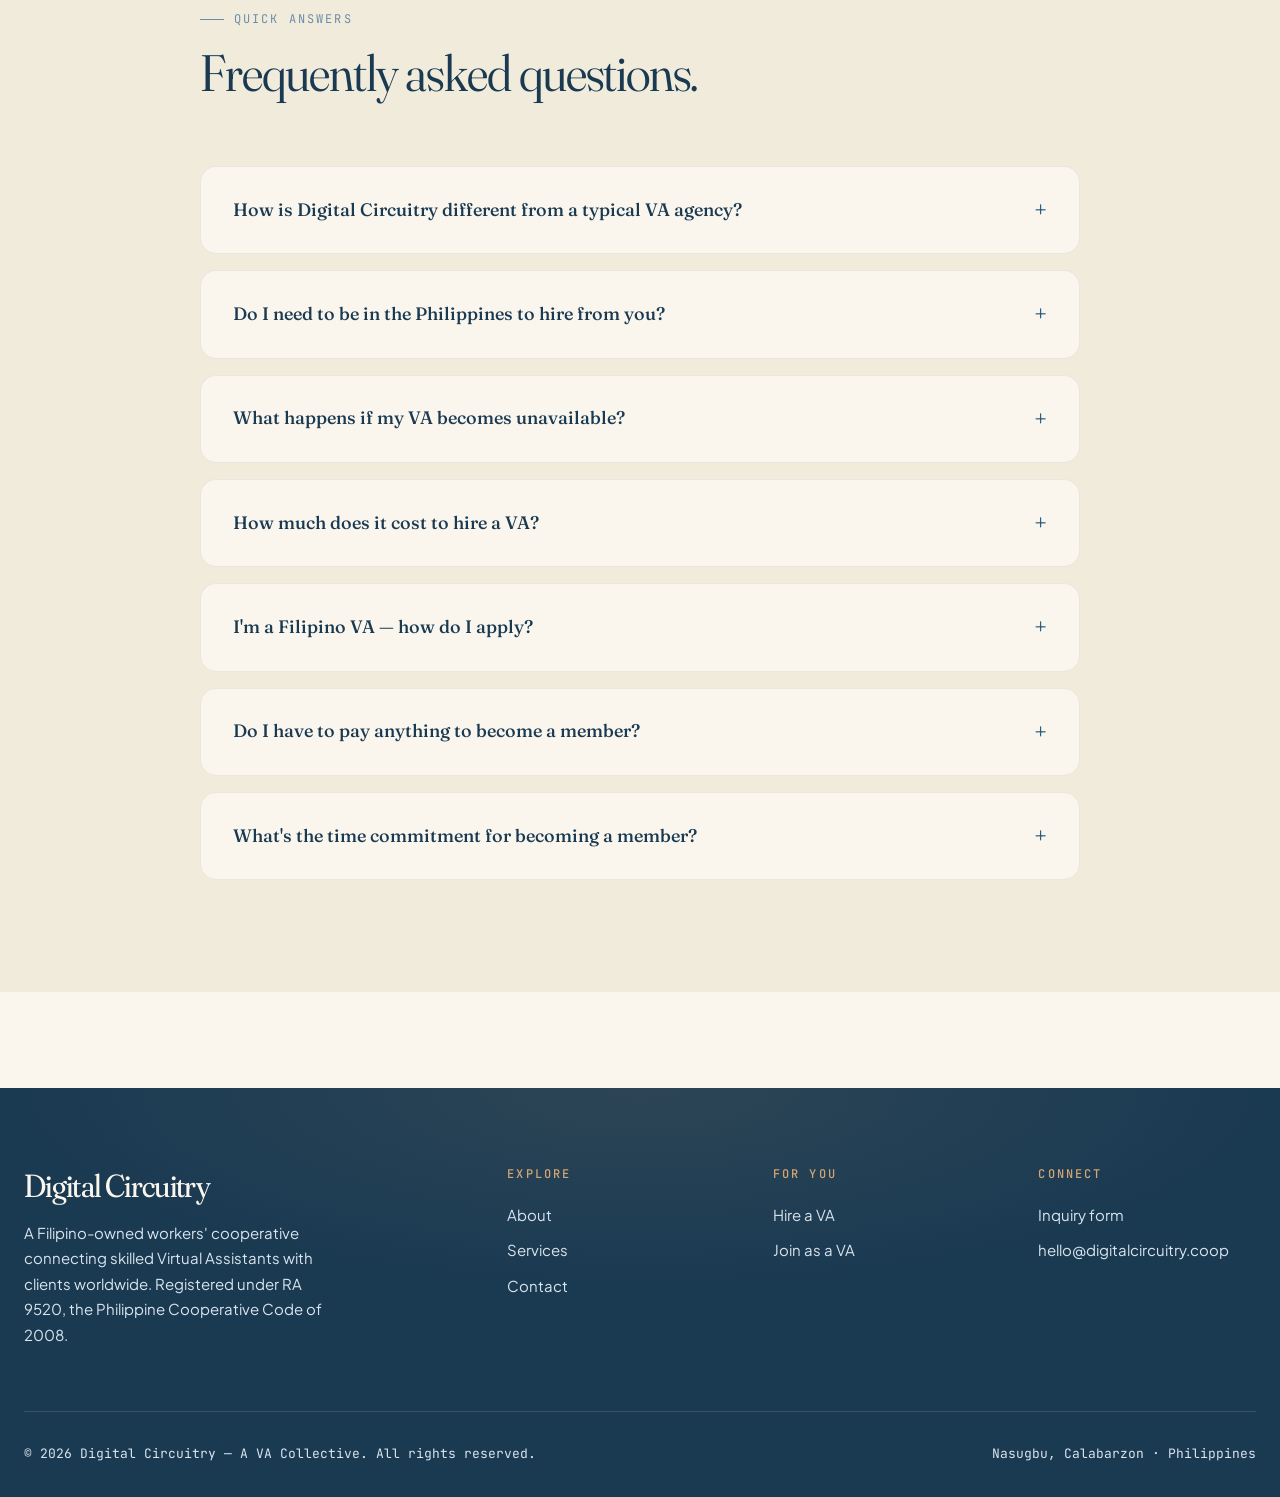
<file: contact.html>
<!DOCTYPE html>
<html lang="en">
<head>
<meta charset="UTF-8">
<meta name="viewport" content="width=device-width, initial-scale=1.0">
<title>Contact — Digital Circuitry</title>
<meta name="description" content="Get in touch with Digital Circuitry. Whether you're hiring a VA or applying to join the cooperative, we'd love to hear from you.">
<link rel="stylesheet" href="styles.css">
<style>
  .page-hero {
    width: var(--container);
    margin: 0 auto;
    padding: 5rem 0 3rem;
    max-width: 920px;
    text-align: center;
  }
  .page-hero h1 {
    font-size: clamp(2.5rem, 6vw, 5rem);
    font-weight: 350;
    margin: 1.5rem 0 1.5rem;
    font-variation-settings: "opsz" 144, "SOFT" 80;
  }
  .page-hero h1 em {
    font-style: italic;
    color: var(--blue-deep);
  }
  .page-hero .lead {
    font-size: 1.25rem;
    color: var(--charcoal-soft);
    line-height: 1.6;
    max-width: 640px;
    margin: 0 auto;
  }
  .page-hero .eyebrow {
    display: inline-flex;
    justify-content: center;
  }

  /* Contact grid */
  .contact-section {
    width: var(--container);
    margin: 0 auto;
    padding: 4rem 0;
    display: grid;
    grid-template-columns: 1fr 2fr;
    gap: 4rem;
    align-items: start;
  }

  /* Sidebar */
  .contact-sidebar {
    position: sticky;
    top: 100px;
  }
  .contact-method {
    padding: 1.5rem 0;
    border-bottom: 1px solid var(--whisper);
  }
  .contact-method:last-child { border-bottom: none; }
  .contact-method .label {
    font-family: var(--font-mono);
    font-size: 0.6875rem;
    letter-spacing: 0.18em;
    color: var(--sand-deep);
    text-transform: uppercase;
    margin-bottom: 0.625rem;
  }
  .contact-method h4 {
    font-family: var(--font-display);
    font-size: 1.25rem;
    color: var(--blue-ink);
    margin-bottom: 0.375rem;
    font-weight: 500;
  }
  .contact-method p,
  .contact-method a {
    color: var(--charcoal-soft);
    font-size: 0.9375rem;
    line-height: 1.6;
    text-decoration: none;
    transition: color 0.2s ease;
  }
  .contact-method a:hover { color: var(--blue-deep); }

  /* Form */
  .form-container {
    background: var(--cream-deep);
    border-radius: 24px;
    padding: 3rem;
    border: 1px solid var(--whisper);
  }
  .form-container h2 {
    font-size: 1.75rem;
    margin-bottom: 0.5rem;
    font-weight: 400;
  }
  .form-container > p {
    color: var(--charcoal-soft);
    font-size: 0.9375rem;
    margin-bottom: 2rem;
  }

  /* Inquiry type toggle */
  .inquiry-toggle {
    display: grid;
    grid-template-columns: 1fr 1fr;
    gap: 0.5rem;
    margin-bottom: 2rem;
    padding: 0.375rem;
    background: var(--cream);
    border-radius: 14px;
    border: 1px solid var(--whisper);
  }
  .inquiry-toggle label {
    display: block;
    text-align: center;
    padding: 0.875rem;
    border-radius: 10px;
    cursor: pointer;
    font-size: 0.9375rem;
    font-weight: 500;
    color: var(--charcoal-soft);
    transition: all 0.25s ease;
  }
  .inquiry-toggle input[type="radio"] {
    position: absolute;
    opacity: 0;
    pointer-events: none;
  }
  .inquiry-toggle input[type="radio"]:checked + label {
    background: var(--blue-deep);
    color: var(--cream);
  }

  /* Form fields */
  .form-row {
    display: grid;
    grid-template-columns: 1fr 1fr;
    gap: 1rem;
    margin-bottom: 1.25rem;
  }
  .form-field {
    margin-bottom: 1.25rem;
  }
  .form-field label {
    display: block;
    font-family: var(--font-mono);
    font-size: 0.6875rem;
    letter-spacing: 0.15em;
    color: var(--charcoal-soft);
    text-transform: uppercase;
    margin-bottom: 0.5rem;
    font-weight: 500;
  }
  .form-field input,
  .form-field textarea,
  .form-field select {
    width: 100%;
    padding: 0.875rem 1rem;
    background: var(--cream);
    border: 1px solid var(--blue-mist);
    border-radius: 10px;
    font-family: var(--font-body);
    font-size: 0.9375rem;
    color: var(--charcoal);
    transition: all 0.25s ease;
  }
  .form-field input:focus,
  .form-field textarea:focus,
  .form-field select:focus {
    outline: none;
    border-color: var(--blue-deep);
    background: var(--cream);
    box-shadow: 0 0 0 3px rgba(44, 95, 126, 0.1);
  }
  .form-field textarea {
    min-height: 120px;
    resize: vertical;
    font-family: var(--font-body);
  }

  .form-submit {
    margin-top: 1rem;
    width: 100%;
    justify-content: center;
  }

  /* Success state */
  .form-success {
    display: none;
    text-align: center;
    padding: 3rem 1rem;
  }
  .success-icon {
    width: 72px;
    height: 72px;
    background: var(--blue-deep);
    border-radius: 50%;
    margin: 0 auto 1.5rem;
    display: flex;
    align-items: center;
    justify-content: center;
    color: var(--cream);
  }
  .form-success h3 {
    font-size: 1.75rem;
    margin-bottom: 0.75rem;
    font-weight: 400;
  }
  .form-success p {
    color: var(--charcoal-soft);
    font-size: 1rem;
    max-width: 380px;
    margin: 0 auto;
  }

  /* FAQ */
  .faq-section {
    background: var(--cream-deep);
    width: 100%;
    padding: 6rem 0;
    margin-top: 4rem;
  }
  .faq-inner {
    width: var(--container);
    margin: 0 auto;
    max-width: 880px;
  }
  .faq-list {
    margin-top: 3rem;
  }
  .faq-item {
    background: var(--cream);
    border-radius: 16px;
    margin-bottom: 1rem;
    border: 1px solid var(--whisper);
    overflow: hidden;
    transition: all 0.25s ease;
  }
  .faq-item summary {
    padding: 1.5rem 2rem;
    cursor: pointer;
    list-style: none;
    display: flex;
    justify-content: space-between;
    align-items: center;
    gap: 1rem;
    font-family: var(--font-display);
    font-size: 1.125rem;
    color: var(--blue-ink);
    font-weight: 500;
  }
  .faq-item summary::-webkit-details-marker { display: none; }
  .faq-item summary::after {
    content: '+';
    font-family: var(--font-display);
    font-size: 1.5rem;
    color: var(--blue-deep);
    transition: transform 0.25s ease;
    flex-shrink: 0;
  }
  .faq-item[open] summary::after {
    transform: rotate(45deg);
  }
  .faq-item p {
    padding: 0 2rem 1.5rem;
    color: var(--charcoal-soft);
    font-size: 0.9375rem;
    line-height: 1.7;
  }

  @media (max-width: 900px) {
    .contact-section { grid-template-columns: 1fr; gap: 2rem; }
    .contact-sidebar { position: static; }
    .form-container { padding: 2rem; }
    .form-row { grid-template-columns: 1fr; }
  }
</style>
</head>
<body>

<nav class="nav">
  <div class="nav-inner">
    <a href="index.html" class="logo">
      <svg class="logo-mark" viewBox="0 0 36 36" fill="none">
        <circle cx="18" cy="18" r="17" stroke="#2C5F7E" stroke-width="1"/>
        <circle cx="18" cy="18" r="3" fill="#2C5F7E"/>
        <circle cx="6" cy="12" r="2" fill="#D4A574"/>
        <circle cx="30" cy="12" r="2" fill="#D4A574"/>
        <circle cx="6" cy="24" r="2" fill="#D4A574"/>
        <circle cx="30" cy="24" r="2" fill="#D4A574"/>
        <path d="M8 12 L15 18 M28 12 L21 18 M8 24 L15 18 M28 24 L21 18" stroke="#6A8EAA" stroke-width="0.8"/>
      </svg>
      <div class="logo-text">
        <span class="logo-name">Digital Circuitry</span>
        <span class="logo-tag">A VA Collective</span>
      </div>
    </a>
    <ul class="nav-links">
      <li><a href="index.html">Home</a></li>
      <li><a href="about.html">About</a></li>
      <li><a href="services.html">Services</a></li>
      <li><a href="join.html">Join</a></li>
      <li><a href="hire.html">Hire</a></li>
      <li><a href="contact.html" class="nav-cta">Get in touch</a></li>
    </ul>
    <button class="nav-toggle" aria-label="Toggle menu">
      <svg width="24" height="24" viewBox="0 0 24 24" fill="none" stroke="currentColor" stroke-width="2">
        <line x1="3" y1="6" x2="21" y2="6"/>
        <line x1="3" y1="12" x2="21" y2="12"/>
        <line x1="3" y1="18" x2="21" y2="18"/>
      </svg>
    </button>
  </div>
</nav>

<main>

<section class="page-hero">
  <span class="eyebrow">Get in touch</span>
  <h1>Let's start a <em>conversation</em>.</h1>
  <p class="lead">Whether you're a business looking to hire or a VA looking to join, fill out the form below. We respond personally to every inquiry within 24 hours.</p>
</section>

<section class="contact-section">

  <aside class="contact-sidebar">
    <div class="contact-method">
      <div class="label">Email</div>
      <h4>General Inquiries</h4>
      <a href="mailto:hello@digitalcircuitry.coop">hello@digitalcircuitry.coop</a>
    </div>
    <div class="contact-method">
      <div class="label">Email</div>
      <h4>Client Relations</h4>
      <a href="mailto:clients@digitalcircuitry.coop">clients@digitalcircuitry.coop</a>
    </div>
    <div class="contact-method">
      <div class="label">Email</div>
      <h4>Applications</h4>
      <a href="mailto:join@digitalcircuitry.coop">join@digitalcircuitry.coop</a>
    </div>
    <div class="contact-method">
      <div class="label">Hours</div>
      <h4>When We Reply</h4>
      <p>Within 24 hours on business days. Always within 48 hours.</p>
    </div>
    <div class="contact-method">
      <div class="label">Based in</div>
      <h4>Where We Are</h4>
      <p>Nasugbu, Calabarzon<br>Philippines (UTC+8)</p>
    </div>
  </aside>

  <div class="form-container">
    <h2>Send us a message</h2>
    <p>Tell us a bit about you and what you're looking for. We'll be in touch soon.</p>

    <form id="inquiry-form">
      <div class="inquiry-toggle">
        <input type="radio" name="inquiry-type" value="client" id="type-client" checked>
        <label for="type-client">I want to hire a VA</label>
        <input type="radio" name="inquiry-type" value="va" id="type-va">
        <label for="type-va">I want to join</label>
      </div>

      <div class="form-row">
        <div class="form-field">
          <label for="name">Full Name</label>
          <input type="text" id="name" name="name" placeholder="Maria Santos" required>
        </div>
        <div class="form-field">
          <label for="email">Email Address</label>
          <input type="email" id="email" name="email" placeholder="you@example.com" required>
        </div>
      </div>

      <!-- Client-specific fields -->
      <div id="client-fields">
        <div class="form-field">
          <label for="company">Company / Business Name</label>
          <input type="text" id="company" name="company" placeholder="Your business">
        </div>
        <div class="form-row">
          <div class="form-field">
            <label for="va-tier">VA Tier Needed</label>
            <select id="va-tier" name="va-tier">
              <option value="">Select tier</option>
              <option value="general">General VA</option>
              <option value="executive">Executive VA</option>
              <option value="specialized">Specialized VA</option>
              <option value="unsure">Not sure yet</option>
            </select>
          </div>
          <div class="form-field">
            <label for="hours">Hours per week</label>
            <select id="hours" name="hours">
              <option value="">Select hours</option>
              <option value="part-time">Part-time (under 20)</option>
              <option value="half-time">Half-time (20–30)</option>
              <option value="full-time">Full-time (40+)</option>
            </select>
          </div>
        </div>
      </div>

      <!-- VA-specific fields -->
      <div id="va-fields" style="display: none;">
        <div class="form-field">
          <label for="experience">Years of VA Experience</label>
          <select id="experience" name="experience">
            <option value="">Select experience</option>
            <option value="entry">Less than 1 year</option>
            <option value="junior">1–3 years</option>
            <option value="mid">3–5 years</option>
            <option value="senior">5+ years</option>
          </select>
        </div>
        <div class="form-field">
          <label for="specialty">Primary Specialty</label>
          <select id="specialty" name="specialty">
            <option value="">Select specialty</option>
            <option value="general">General Admin</option>
            <option value="executive">Executive Support</option>
            <option value="social">Social Media &amp; Content</option>
            <option value="bookkeeping">Bookkeeping &amp; Finance</option>
            <option value="customer">Customer Support</option>
            <option value="project">Project Management</option>
            <option value="tech">Technical Support</option>
            <option value="hr">HR &amp; Recruitment</option>
            <option value="other">Other</option>
          </select>
        </div>
      </div>

      <div class="form-field">
        <label for="message">Your Message</label>
        <textarea id="message" name="message" placeholder="Tell us a bit more about what you're looking for..." required></textarea>
      </div>

      <button type="submit" class="btn btn-primary form-submit">
        Send Message
        <svg class="btn-arrow" width="16" height="16" viewBox="0 0 16 16" fill="none">
          <path d="M3 8h10m-4-4l4 4-4 4" stroke="currentColor" stroke-width="1.5" stroke-linecap="round"/>
        </svg>
      </button>
    </form>

    <div id="form-success" class="form-success">
      <div class="success-icon">
        <svg width="32" height="32" viewBox="0 0 32 32" fill="none" stroke="currentColor" stroke-width="2.5">
          <path d="M8 16l6 6 12-12" stroke-linecap="round" stroke-linejoin="round"/>
        </svg>
      </div>
      <h3>Message received.</h3>
      <p>Thank you for reaching out! We'll respond to your inquiry within 24 hours.</p>
    </div>
  </div>

</section>

<div class="faq-section">
  <div class="faq-inner">
    <div class="section-heading">
      <span class="eyebrow">Quick answers</span>
      <h2>Frequently asked questions.</h2>
    </div>

    <div class="faq-list">
      <details class="faq-item">
        <summary>How is Digital Circuitry different from a typical VA agency?</summary>
        <p>We're not an agency — we're a workers' cooperative under Philippine law (RA 9520). That means our member-VAs are part-owners of the business, with voting rights, profit-sharing through surplus distribution, and full benefits. Agencies extract value from VAs; we share it with them.</p>
      </details>
      <details class="faq-item">
        <summary>Do I need to be in the Philippines to hire from you?</summary>
        <p>Not at all. Our VAs are Filipino, but our clients are global. We work with businesses across the US, UK, Australia, Canada, and beyond. All time zones supported — just let us know your preferred working hours.</p>
      </details>
      <details class="faq-item">
        <summary>What happens if my VA becomes unavailable?</summary>
        <p>We identify a replacement within 3–5 business days. A 2-week transition period lets the outgoing VA brief the incoming one. You don't pay for the transition. This is one of our biggest advantages over hiring individual freelancers.</p>
      </details>
      <details class="faq-item">
        <summary>How much does it cost to hire a VA?</summary>
        <p>Our pricing depends on the VA tier you need. General VAs start at around ₱40,000/month, Executive VAs at ₱80,000, and Specialized VAs at ₱150,000–₱200,000+ depending on expertise. All pricing includes full benefits coverage for the VA and our cooperative's operational costs.</p>
      </details>
      <details class="faq-item">
        <summary>I'm a Filipino VA — how do I apply?</summary>
        <p>Fill out the form above and select "I want to join." Submit your resume and portfolio. We'll review your application, conduct a skills assessment and interview, and if it's a good fit, invite you to our pre-membership orientation. We respond personally to every applicant.</p>
      </details>
      <details class="faq-item">
        <summary>Do I have to pay anything to become a member?</summary>
        <p>No upfront payment is required. Your capital contribution — which establishes your ownership stake — is automatically accumulated from a small slice of the cooperative's operational fees over time. You never pay anything out of pocket.</p>
      </details>
      <details class="faq-item">
        <summary>What's the time commitment for becoming a member?</summary>
        <p>After acceptance, there's a 3–6 month probationary period where you work with your first client. During this time, benefits start immediately. After successful probation, you become a full member with voting rights, HMO coverage, and surplus eligibility.</p>
      </details>
    </div>
  </div>
</div>

</main>

<footer>
  <div class="footer-inner">
    <div class="footer-grid">
      <div class="footer-brand">
        <h3>Digital Circuitry</h3>
        <p>A Filipino-owned workers' cooperative connecting skilled Virtual Assistants with clients worldwide. Registered under RA 9520, the Philippine Cooperative Code of 2008.</p>
      </div>
      <div class="footer-col">
        <h4>Explore</h4>
        <ul>
          <li><a href="about.html">About</a></li>
          <li><a href="services.html">Services</a></li>
          <li><a href="contact.html">Contact</a></li>
        </ul>
      </div>
      <div class="footer-col">
        <h4>For You</h4>
        <ul>
          <li><a href="hire.html">Hire a VA</a></li>
          <li><a href="join.html">Join as a VA</a></li>
        </ul>
      </div>
      <div class="footer-col">
        <h4>Connect</h4>
        <ul>
          <li><a href="contact.html">Inquiry form</a></li>
          <li><a href="mailto:hello@digitalcircuitry.coop">hello@digitalcircuitry.coop</a></li>
        </ul>
      </div>
    </div>
    <div class="footer-bottom">
      <p>© 2026 Digital Circuitry — A VA Collective. All rights reserved.</p>
      <p>Nasugbu, Calabarzon · Philippines</p>
    </div>
  </div>
</footer>

<script src="script.js"></script>
</body>
</html>
</file>
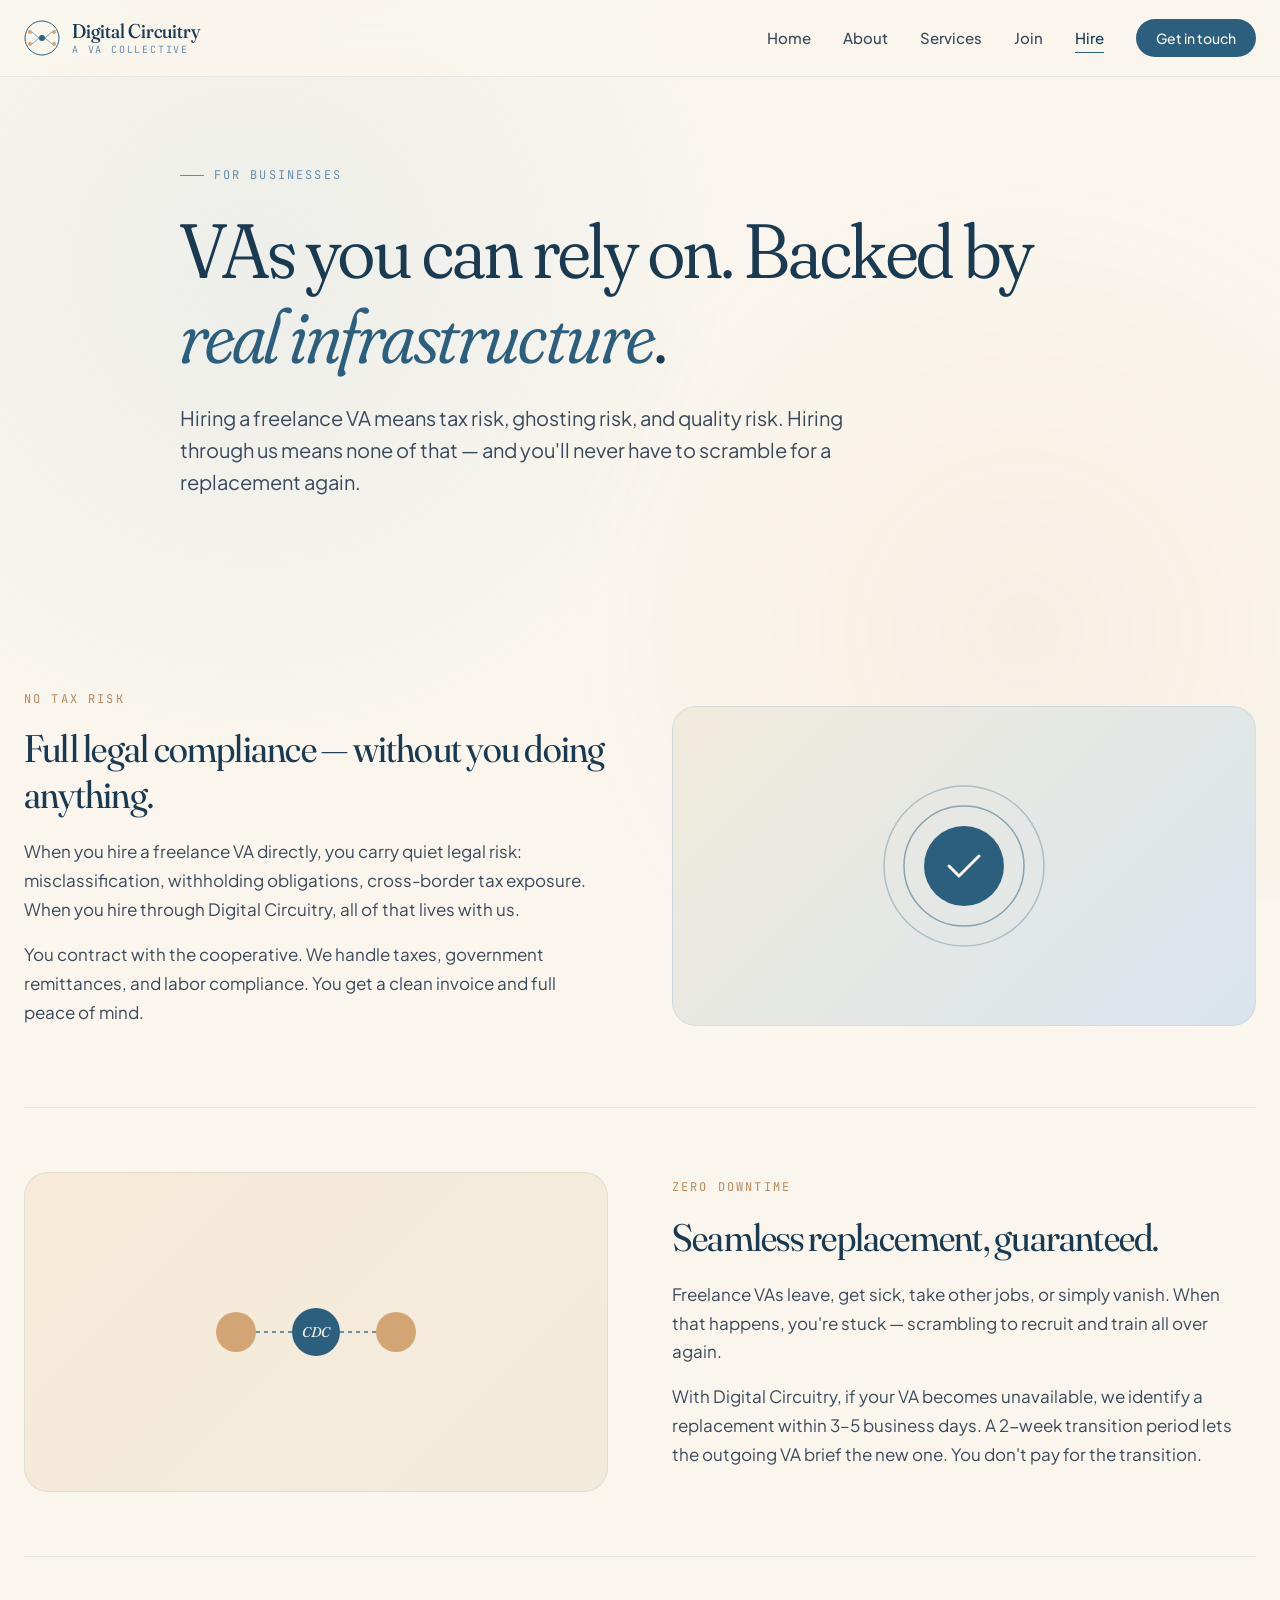
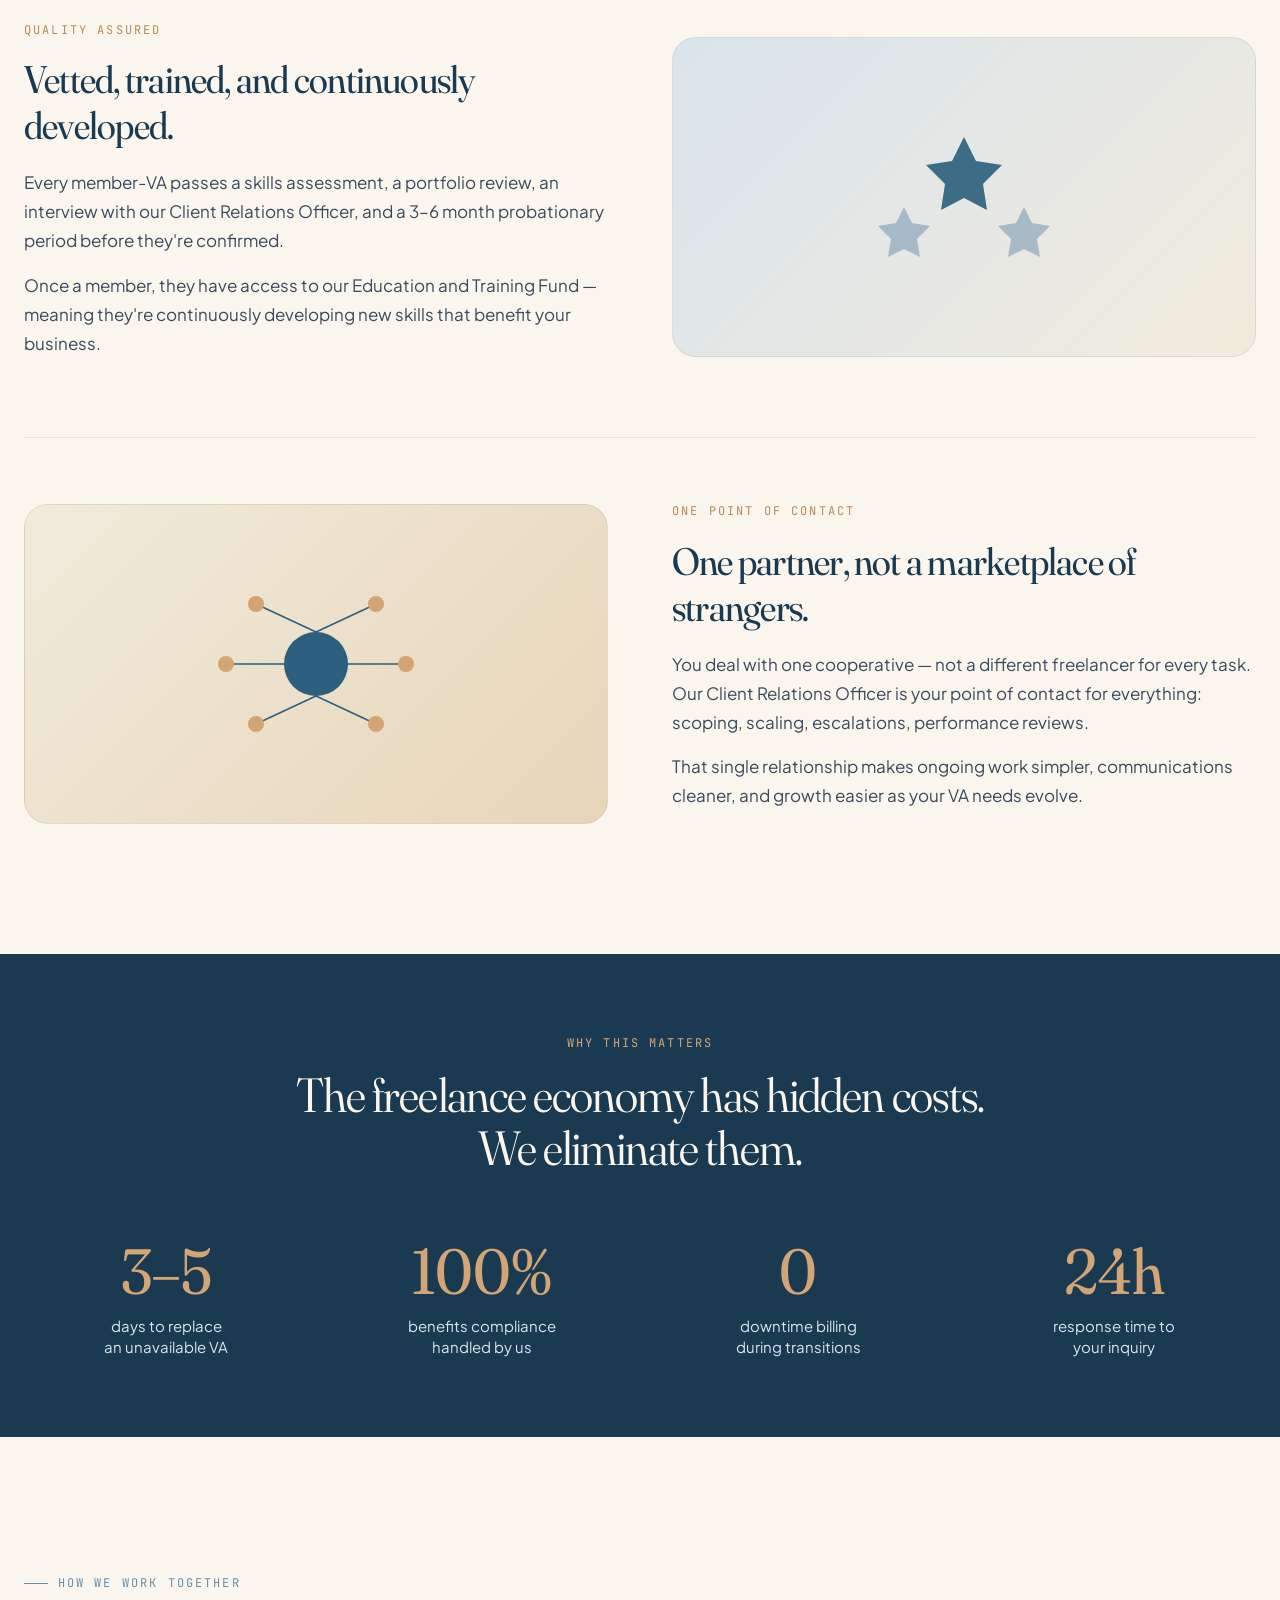
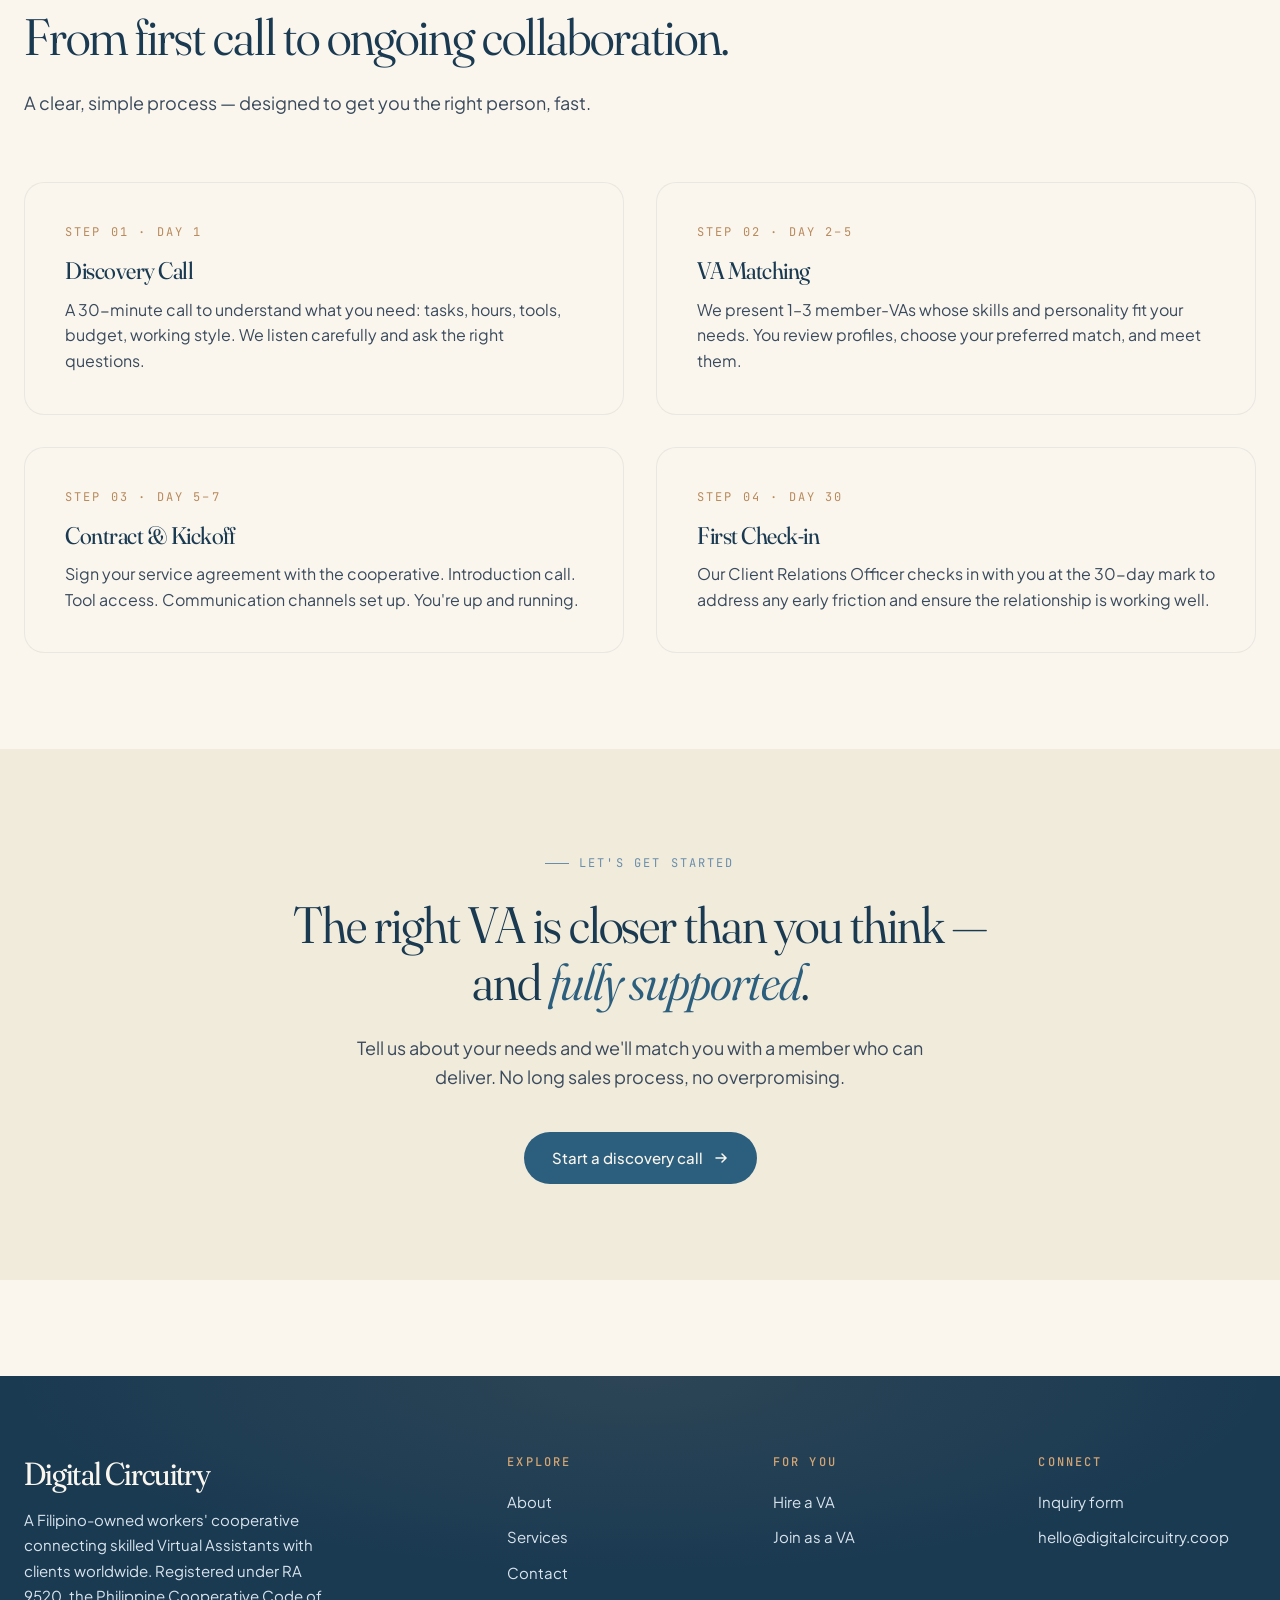
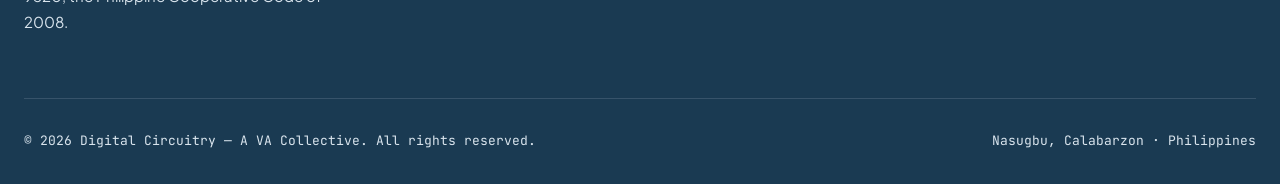
<file: hire.html>
<!DOCTYPE html>
<html lang="en">
<head>
<meta charset="UTF-8">
<meta name="viewport" content="width=device-width, initial-scale=1.0">
<title>Hire a VA — Digital Circuitry</title>
<meta name="description" content="Hire vetted Filipino Virtual Assistants backed by a cooperative. No tax risk, no turnover anxiety, seamless replacements.">
<link rel="stylesheet" href="styles.css">
<style>
  .page-hero {
    width: var(--container);
    margin: 0 auto;
    padding: 5rem 0 4rem;
    max-width: 920px;
  }
  .page-hero h1 {
    font-size: clamp(2.5rem, 6vw, 5rem);
    font-weight: 350;
    margin: 1.5rem 0 1.5rem;
    font-variation-settings: "opsz" 144, "SOFT" 80;
  }
  .page-hero h1 em {
    font-style: italic;
    color: var(--blue-deep);
  }
  .page-hero .lead {
    font-size: 1.25rem;
    color: var(--charcoal-soft);
    line-height: 1.6;
    max-width: 720px;
  }

  /* Differentiators - alternating layout */
  .diff-section {
    width: var(--container);
    margin: 0 auto;
    padding: 4rem 0 0;
  }
  .diff-block {
    display: grid;
    grid-template-columns: 1fr 1fr;
    gap: 4rem;
    align-items: center;
    padding: 4rem 0;
    border-bottom: 1px solid var(--whisper);
  }
  .diff-block:last-of-type { border-bottom: none; }
  .diff-block:nth-child(even) .diff-text {
    order: 2;
  }
  .diff-text .label {
    font-family: var(--font-mono);
    font-size: 0.75rem;
    letter-spacing: 0.18em;
    color: var(--sand-deep);
    text-transform: uppercase;
    margin-bottom: 1rem;
    display: block;
  }
  .diff-text h3 {
    font-size: clamp(1.75rem, 3vw, 2.5rem);
    margin-bottom: 1.25rem;
    font-weight: 400;
    line-height: 1.2;
  }
  .diff-text p {
    color: var(--charcoal-soft);
    font-size: 1.0625rem;
    line-height: 1.7;
    margin-bottom: 1rem;
  }

  .diff-visual {
    background: var(--cream-deep);
    border-radius: 24px;
    padding: 3rem;
    min-height: 320px;
    display: flex;
    align-items: center;
    justify-content: center;
    position: relative;
    overflow: hidden;
    border: 1px solid var(--whisper);
  }

  /* Specific visuals */
  .visual-compliance {
    background: linear-gradient(135deg, var(--cream-deep) 0%, var(--blue-mist) 100%);
  }
  .visual-replacement {
    background: linear-gradient(135deg, #F7EAD9 0%, var(--cream-deep) 100%);
  }
  .visual-quality {
    background: linear-gradient(135deg, var(--blue-mist) 0%, var(--cream-deep) 100%);
  }
  .visual-onepoint {
    background: linear-gradient(135deg, var(--cream-deep) 0%, #E7D5B8 100%);
  }

  .pulse-node {
    animation: pulse 2s ease-in-out infinite;
  }
  @keyframes pulse {
    0%, 100% { opacity: 0.6; transform: scale(1); }
    50% { opacity: 1; transform: scale(1.1); }
  }

  /* Stats banner */
  .stats-banner {
    background: var(--blue-ink);
    color: var(--cream);
    padding: 5rem 0;
    width: 100%;
    margin: 4rem 0;
  }
  .stats-banner-inner {
    width: var(--container);
    margin: 0 auto;
  }
  .stats-banner .label {
    font-family: var(--font-mono);
    font-size: 0.75rem;
    letter-spacing: 0.18em;
    color: var(--sand);
    text-transform: uppercase;
    text-align: center;
    margin-bottom: 1rem;
    display: block;
  }
  .stats-banner h2 {
    color: var(--cream);
    font-size: clamp(2rem, 4vw, 3rem);
    text-align: center;
    margin-bottom: 4rem;
    max-width: 720px;
    margin-left: auto;
    margin-right: auto;
    font-weight: 350;
  }
  .stats-banner-grid {
    display: grid;
    grid-template-columns: repeat(4, 1fr);
    gap: 2rem;
    text-align: center;
  }
  .stat-big {
    font-family: var(--font-display);
    font-size: clamp(2.5rem, 5vw, 4rem);
    color: var(--sand);
    font-weight: 400;
    line-height: 1;
    margin-bottom: 0.75rem;
    font-variation-settings: "opsz" 144, "SOFT" 60;
  }
  .stat-big-label {
    font-size: 0.9375rem;
    color: var(--blue-mist);
    line-height: 1.4;
  }

  /* Process */
  .client-process {
    width: var(--container);
    margin: 0 auto;
    padding: 4rem 0 6rem;
  }
  .process-grid {
    display: grid;
    grid-template-columns: repeat(2, 1fr);
    gap: 2rem;
    margin-top: 3rem;
  }
  .process-card {
    background: var(--cream);
    border: 1px solid var(--whisper);
    border-radius: 20px;
    padding: 2.5rem;
    position: relative;
    transition: all 0.3s ease;
  }
  .process-card:hover {
    transform: translateY(-4px);
    box-shadow: 0 24px 48px -20px rgba(26, 58, 82, 0.12);
    border-color: var(--blue-soft);
  }
  .process-card .step {
    font-family: var(--font-mono);
    font-size: 0.75rem;
    letter-spacing: 0.18em;
    color: var(--sand-deep);
    text-transform: uppercase;
    margin-bottom: 1rem;
  }
  .process-card h4 {
    font-size: 1.5rem;
    margin-bottom: 0.75rem;
    font-weight: 400;
  }
  .process-card p {
    color: var(--charcoal-soft);
    font-size: 1rem;
    line-height: 1.6;
  }

  /* Final CTA */
  .final-cta {
    background: var(--cream-deep);
    width: 100%;
    padding: 6rem 0;
    text-align: center;
  }
  .final-cta-inner {
    width: var(--container);
    margin: 0 auto;
    max-width: 760px;
  }
  .final-cta h2 {
    font-size: clamp(2rem, 4vw, 3.5rem);
    font-weight: 350;
    margin: 1.5rem 0 1.5rem;
  }
  .final-cta h2 em {
    color: var(--blue-deep);
    font-style: italic;
  }
  .final-cta p {
    font-size: 1.125rem;
    color: var(--charcoal-soft);
    max-width: 600px;
    margin: 0 auto 2.5rem;
  }

  @media (max-width: 900px) {
    .diff-block { grid-template-columns: 1fr; gap: 2rem; padding: 3rem 0; }
    .diff-block:nth-child(even) .diff-text { order: 0; }
    .stats-banner-grid { grid-template-columns: repeat(2, 1fr); gap: 2.5rem; }
    .process-grid { grid-template-columns: 1fr; }
  }
</style>
</head>
<body>

<nav class="nav">
  <div class="nav-inner">
    <a href="index.html" class="logo">
      <svg class="logo-mark" viewBox="0 0 36 36" fill="none">
        <circle cx="18" cy="18" r="17" stroke="#2C5F7E" stroke-width="1"/>
        <circle cx="18" cy="18" r="3" fill="#2C5F7E"/>
        <circle cx="6" cy="12" r="2" fill="#D4A574"/>
        <circle cx="30" cy="12" r="2" fill="#D4A574"/>
        <circle cx="6" cy="24" r="2" fill="#D4A574"/>
        <circle cx="30" cy="24" r="2" fill="#D4A574"/>
        <path d="M8 12 L15 18 M28 12 L21 18 M8 24 L15 18 M28 24 L21 18" stroke="#6A8EAA" stroke-width="0.8"/>
      </svg>
      <div class="logo-text">
        <span class="logo-name">Digital Circuitry</span>
        <span class="logo-tag">A VA Collective</span>
      </div>
    </a>
    <ul class="nav-links">
      <li><a href="index.html">Home</a></li>
      <li><a href="about.html">About</a></li>
      <li><a href="services.html">Services</a></li>
      <li><a href="join.html">Join</a></li>
      <li><a href="hire.html">Hire</a></li>
      <li><a href="contact.html" class="nav-cta">Get in touch</a></li>
    </ul>
    <button class="nav-toggle" aria-label="Toggle menu">
      <svg width="24" height="24" viewBox="0 0 24 24" fill="none" stroke="currentColor" stroke-width="2">
        <line x1="3" y1="6" x2="21" y2="6"/>
        <line x1="3" y1="12" x2="21" y2="12"/>
        <line x1="3" y1="18" x2="21" y2="18"/>
      </svg>
    </button>
  </div>
</nav>

<main>

<section class="page-hero">
  <span class="eyebrow">For Businesses</span>
  <h1>VAs you can rely on. Backed by <em>real infrastructure</em>.</h1>
  <p class="lead">Hiring a freelance VA means tax risk, ghosting risk, and quality risk. Hiring through us means none of that — and you'll never have to scramble for a replacement again.</p>
</section>

<section class="diff-section">

  <div class="diff-block">
    <div class="diff-text">
      <span class="label">No Tax Risk</span>
      <h3>Full legal compliance — without you doing anything.</h3>
      <p>When you hire a freelance VA directly, you carry quiet legal risk: misclassification, withholding obligations, cross-border tax exposure. When you hire through Digital Circuitry, all of that lives with us.</p>
      <p>You contract with the cooperative. We handle taxes, government remittances, and labor compliance. You get a clean invoice and full peace of mind.</p>
    </div>
    <div class="diff-visual visual-compliance">
      <svg width="200" height="200" viewBox="0 0 200 200" fill="none">
        <circle cx="100" cy="100" r="80" stroke="#2C5F7E" stroke-width="1.5" opacity="0.3"/>
        <circle cx="100" cy="100" r="60" stroke="#2C5F7E" stroke-width="1.5" opacity="0.5"/>
        <circle cx="100" cy="100" r="40" fill="#2C5F7E"/>
        <path d="M85 100l10 10 20-20" stroke="#FAF6EE" stroke-width="3" stroke-linecap="round" stroke-linejoin="round" fill="none"/>
      </svg>
    </div>
  </div>

  <div class="diff-block">
    <div class="diff-visual visual-replacement">
      <svg width="240" height="180" viewBox="0 0 240 180" fill="none">
        <circle class="pulse-node" cx="40" cy="90" r="20" fill="#D4A574"/>
        <circle cx="120" cy="90" r="24" fill="#2C5F7E"/>
        <circle class="pulse-node" cx="200" cy="90" r="20" fill="#D4A574" style="animation-delay: 1s;"/>
        <path d="M60 90 L96 90 M144 90 L180 90" stroke="#6A8EAA" stroke-width="2" stroke-dasharray="4 4"/>
        <text x="120" y="95" text-anchor="middle" fill="#FAF6EE" font-family="Fraunces" font-size="14" font-style="italic">CDC</text>
      </svg>
    </div>
    <div class="diff-text">
      <span class="label">Zero Downtime</span>
      <h3>Seamless replacement, guaranteed.</h3>
      <p>Freelance VAs leave, get sick, take other jobs, or simply vanish. When that happens, you're stuck — scrambling to recruit and train all over again.</p>
      <p>With Digital Circuitry, if your VA becomes unavailable, we identify a replacement within 3–5 business days. A 2-week transition period lets the outgoing VA brief the new one. You don't pay for the transition.</p>
    </div>
  </div>

  <div class="diff-block">
    <div class="diff-text">
      <span class="label">Quality Assured</span>
      <h3>Vetted, trained, and continuously developed.</h3>
      <p>Every member-VA passes a skills assessment, a portfolio review, an interview with our Client Relations Officer, and a 3–6 month probationary period before they're confirmed.</p>
      <p>Once a member, they have access to our Education and Training Fund — meaning they're continuously developing new skills that benefit your business.</p>
    </div>
    <div class="diff-visual visual-quality">
      <svg width="220" height="180" viewBox="0 0 220 180" fill="none">
        <g opacity="0.9">
          <path d="M110 30l12 24 26 4-19 19 4 26-23-12-23 12 4-26-19-19 26-4z" fill="#2C5F7E"/>
        </g>
        <g opacity="0.5">
          <path d="M50 100l8 16 18 3-13 13 3 18-16-8-16 8 3-18-13-13 18-3z" fill="#6A8EAA"/>
        </g>
        <g opacity="0.5">
          <path d="M170 100l8 16 18 3-13 13 3 18-16-8-16 8 3-18-13-13 18-3z" fill="#6A8EAA"/>
        </g>
      </svg>
    </div>
  </div>

  <div class="diff-block">
    <div class="diff-visual visual-onepoint">
      <svg width="240" height="180" viewBox="0 0 240 180" fill="none">
        <circle cx="120" cy="90" r="32" fill="#2C5F7E"/>
        <g stroke="#2C5F7E" stroke-width="1.5" fill="none">
          <line x1="120" y1="58" x2="60" y2="30"/>
          <line x1="120" y1="58" x2="180" y2="30"/>
          <line x1="120" y1="122" x2="60" y2="150"/>
          <line x1="120" y1="122" x2="180" y2="150"/>
          <line x1="88" y1="90" x2="30" y2="90"/>
          <line x1="152" y1="90" x2="210" y2="90"/>
        </g>
        <circle cx="60" cy="30" r="8" fill="#D4A574"/>
        <circle cx="180" cy="30" r="8" fill="#D4A574"/>
        <circle cx="60" cy="150" r="8" fill="#D4A574"/>
        <circle cx="180" cy="150" r="8" fill="#D4A574"/>
        <circle cx="30" cy="90" r="8" fill="#D4A574"/>
        <circle cx="210" cy="90" r="8" fill="#D4A574"/>
      </svg>
    </div>
    <div class="diff-text">
      <span class="label">One Point of Contact</span>
      <h3>One partner, not a marketplace of strangers.</h3>
      <p>You deal with one cooperative — not a different freelancer for every task. Our Client Relations Officer is your point of contact for everything: scoping, scaling, escalations, performance reviews.</p>
      <p>That single relationship makes ongoing work simpler, communications cleaner, and growth easier as your VA needs evolve.</p>
    </div>
  </div>

</section>

<div class="stats-banner">
  <div class="stats-banner-inner">
    <span class="label">Why this matters</span>
    <h2>The freelance economy has hidden costs. We eliminate them.</h2>
    <div class="stats-banner-grid">
      <div>
        <div class="stat-big">3–5</div>
        <div class="stat-big-label">days to replace<br>an unavailable VA</div>
      </div>
      <div>
        <div class="stat-big">100%</div>
        <div class="stat-big-label">benefits compliance<br>handled by us</div>
      </div>
      <div>
        <div class="stat-big">0</div>
        <div class="stat-big-label">downtime billing<br>during transitions</div>
      </div>
      <div>
        <div class="stat-big">24h</div>
        <div class="stat-big-label">response time to<br>your inquiry</div>
      </div>
    </div>
  </div>
</div>

<section class="client-process">
  <div class="section-heading">
    <span class="eyebrow">How we work together</span>
    <h2>From first call to ongoing collaboration.</h2>
    <p>A clear, simple process — designed to get you the right person, fast.</p>
  </div>

  <div class="process-grid">
    <div class="process-card">
      <div class="step">Step 01 · Day 1</div>
      <h4>Discovery Call</h4>
      <p>A 30-minute call to understand what you need: tasks, hours, tools, budget, working style. We listen carefully and ask the right questions.</p>
    </div>
    <div class="process-card">
      <div class="step">Step 02 · Day 2–5</div>
      <h4>VA Matching</h4>
      <p>We present 1–3 member-VAs whose skills and personality fit your needs. You review profiles, choose your preferred match, and meet them.</p>
    </div>
    <div class="process-card">
      <div class="step">Step 03 · Day 5–7</div>
      <h4>Contract &amp; Kickoff</h4>
      <p>Sign your service agreement with the cooperative. Introduction call. Tool access. Communication channels set up. You're up and running.</p>
    </div>
    <div class="process-card">
      <div class="step">Step 04 · Day 30</div>
      <h4>First Check-in</h4>
      <p>Our Client Relations Officer checks in with you at the 30-day mark to address any early friction and ensure the relationship is working well.</p>
    </div>
  </div>
</section>

<div class="final-cta">
  <div class="final-cta-inner">
    <span class="eyebrow">Let's get started</span>
    <h2>The right VA is closer than you think — and <em>fully supported</em>.</h2>
    <p>Tell us about your needs and we'll match you with a member who can deliver. No long sales process, no overpromising.</p>
    <a href="contact.html" class="btn btn-primary">
      Start a discovery call
      <svg class="btn-arrow" width="16" height="16" viewBox="0 0 16 16" fill="none">
        <path d="M3 8h10m-4-4l4 4-4 4" stroke="currentColor" stroke-width="1.5" stroke-linecap="round"/>
      </svg>
    </a>
  </div>
</div>

</main>

<footer>
  <div class="footer-inner">
    <div class="footer-grid">
      <div class="footer-brand">
        <h3>Digital Circuitry</h3>
        <p>A Filipino-owned workers' cooperative connecting skilled Virtual Assistants with clients worldwide. Registered under RA 9520, the Philippine Cooperative Code of 2008.</p>
      </div>
      <div class="footer-col">
        <h4>Explore</h4>
        <ul>
          <li><a href="about.html">About</a></li>
          <li><a href="services.html">Services</a></li>
          <li><a href="contact.html">Contact</a></li>
        </ul>
      </div>
      <div class="footer-col">
        <h4>For You</h4>
        <ul>
          <li><a href="hire.html">Hire a VA</a></li>
          <li><a href="join.html">Join as a VA</a></li>
        </ul>
      </div>
      <div class="footer-col">
        <h4>Connect</h4>
        <ul>
          <li><a href="contact.html">Inquiry form</a></li>
          <li><a href="mailto:hello@digitalcircuitry.coop">hello@digitalcircuitry.coop</a></li>
        </ul>
      </div>
    </div>
    <div class="footer-bottom">
      <p>© 2026 Digital Circuitry — A VA Collective. All rights reserved.</p>
      <p>Nasugbu, Calabarzon · Philippines</p>
    </div>
  </div>
</footer>

<script src="script.js"></script>
</body>
</html>
</file>
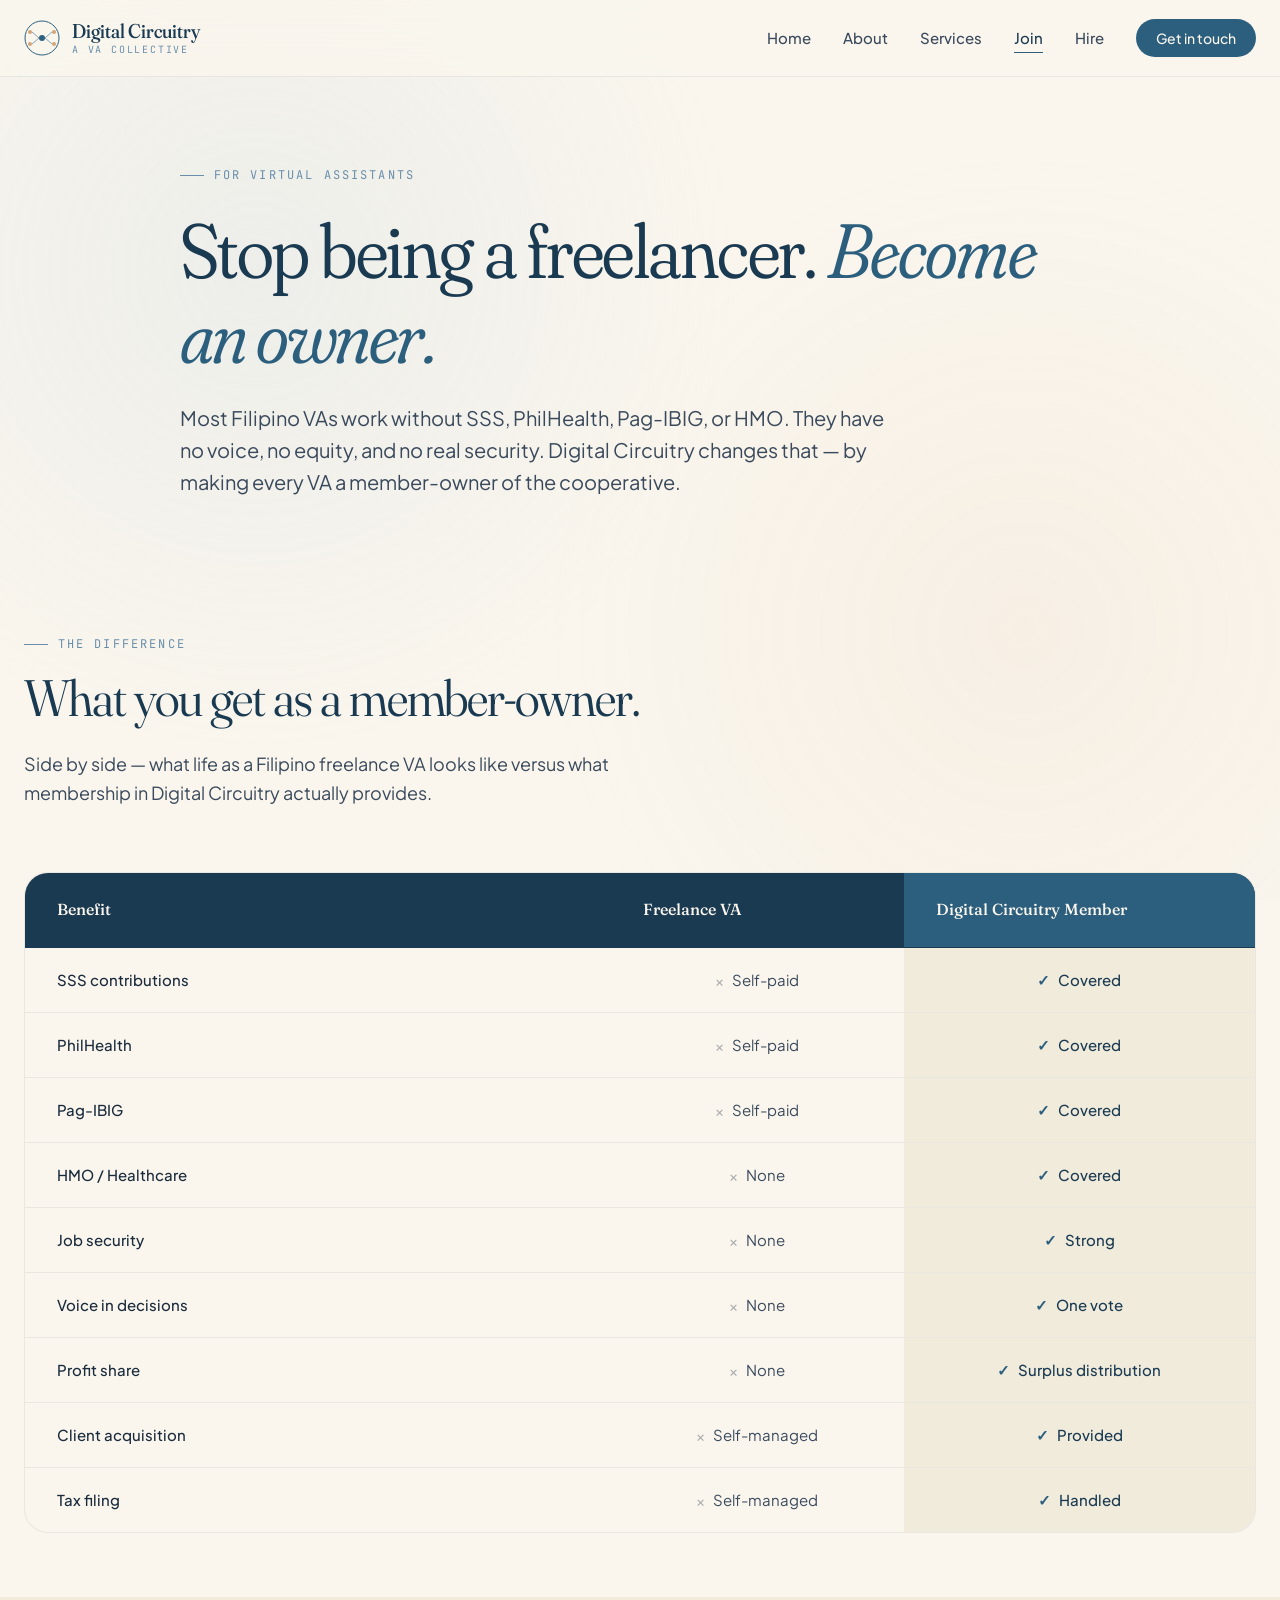
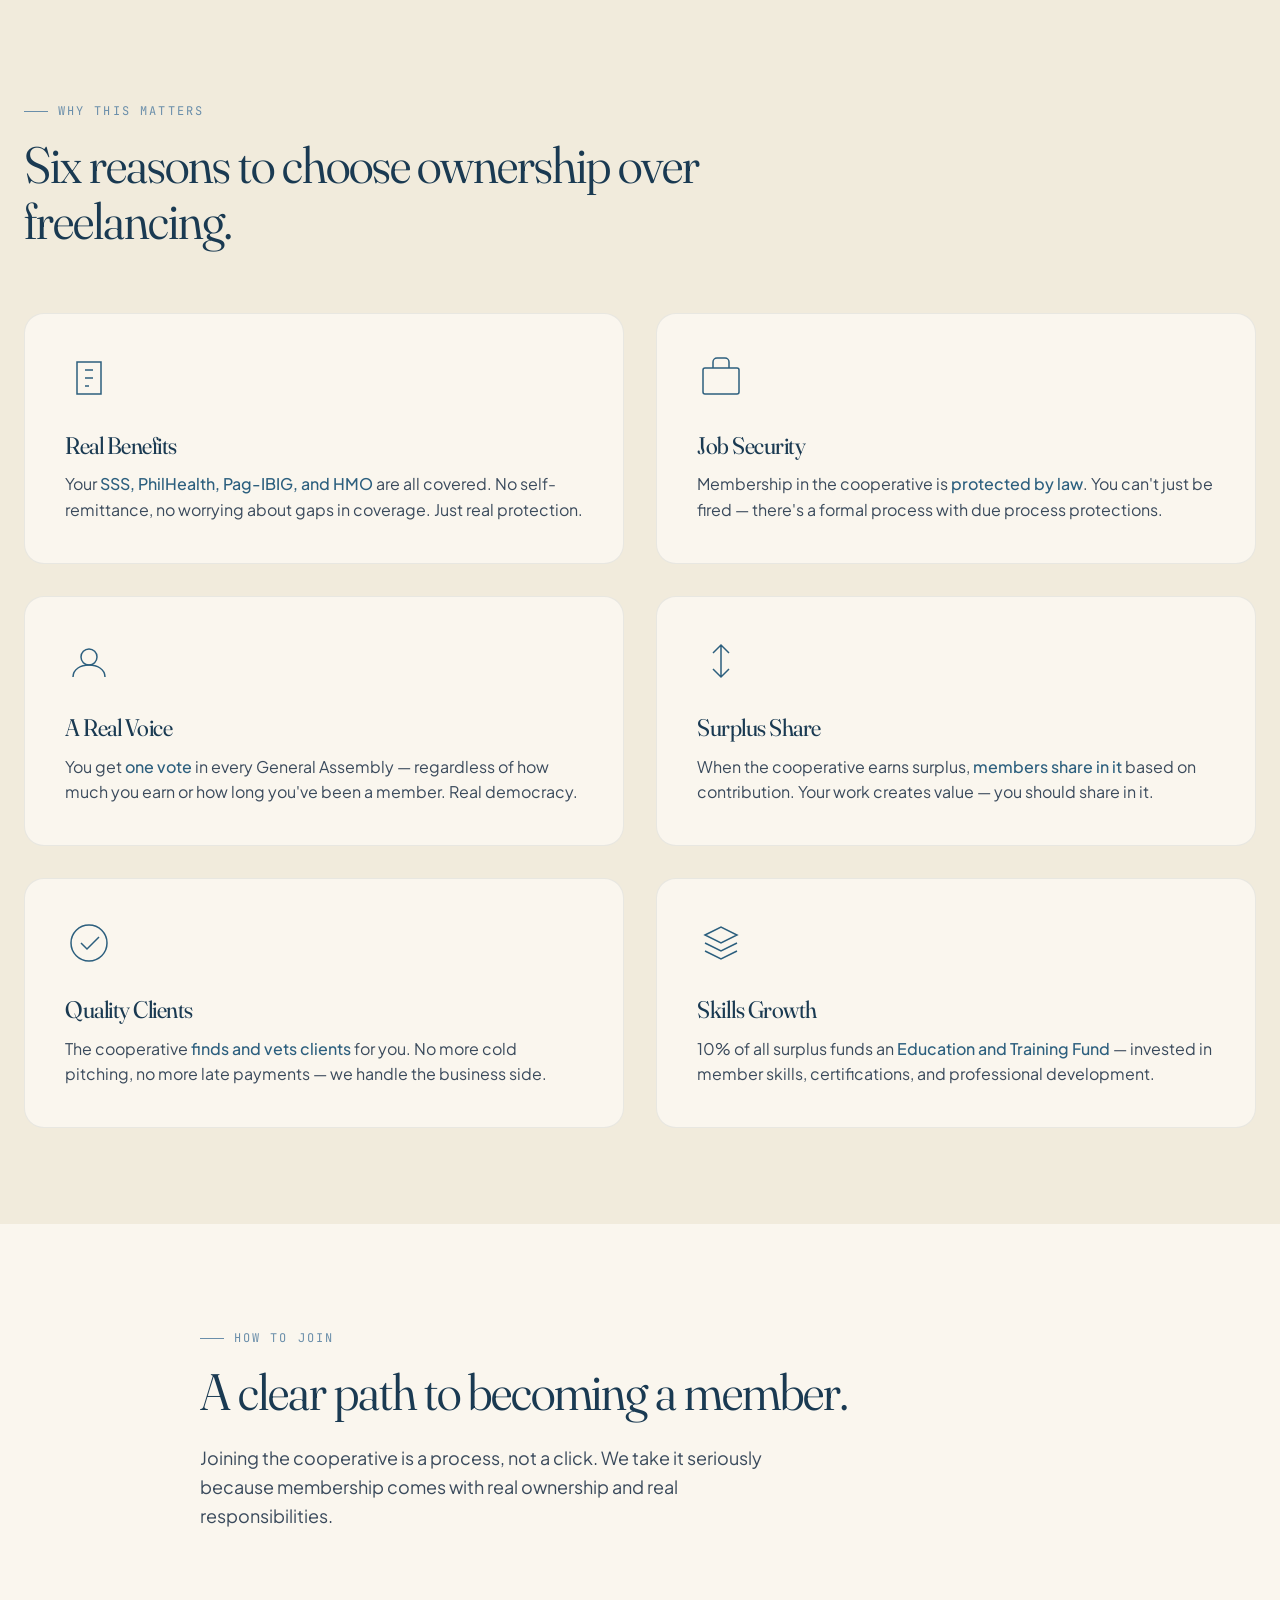
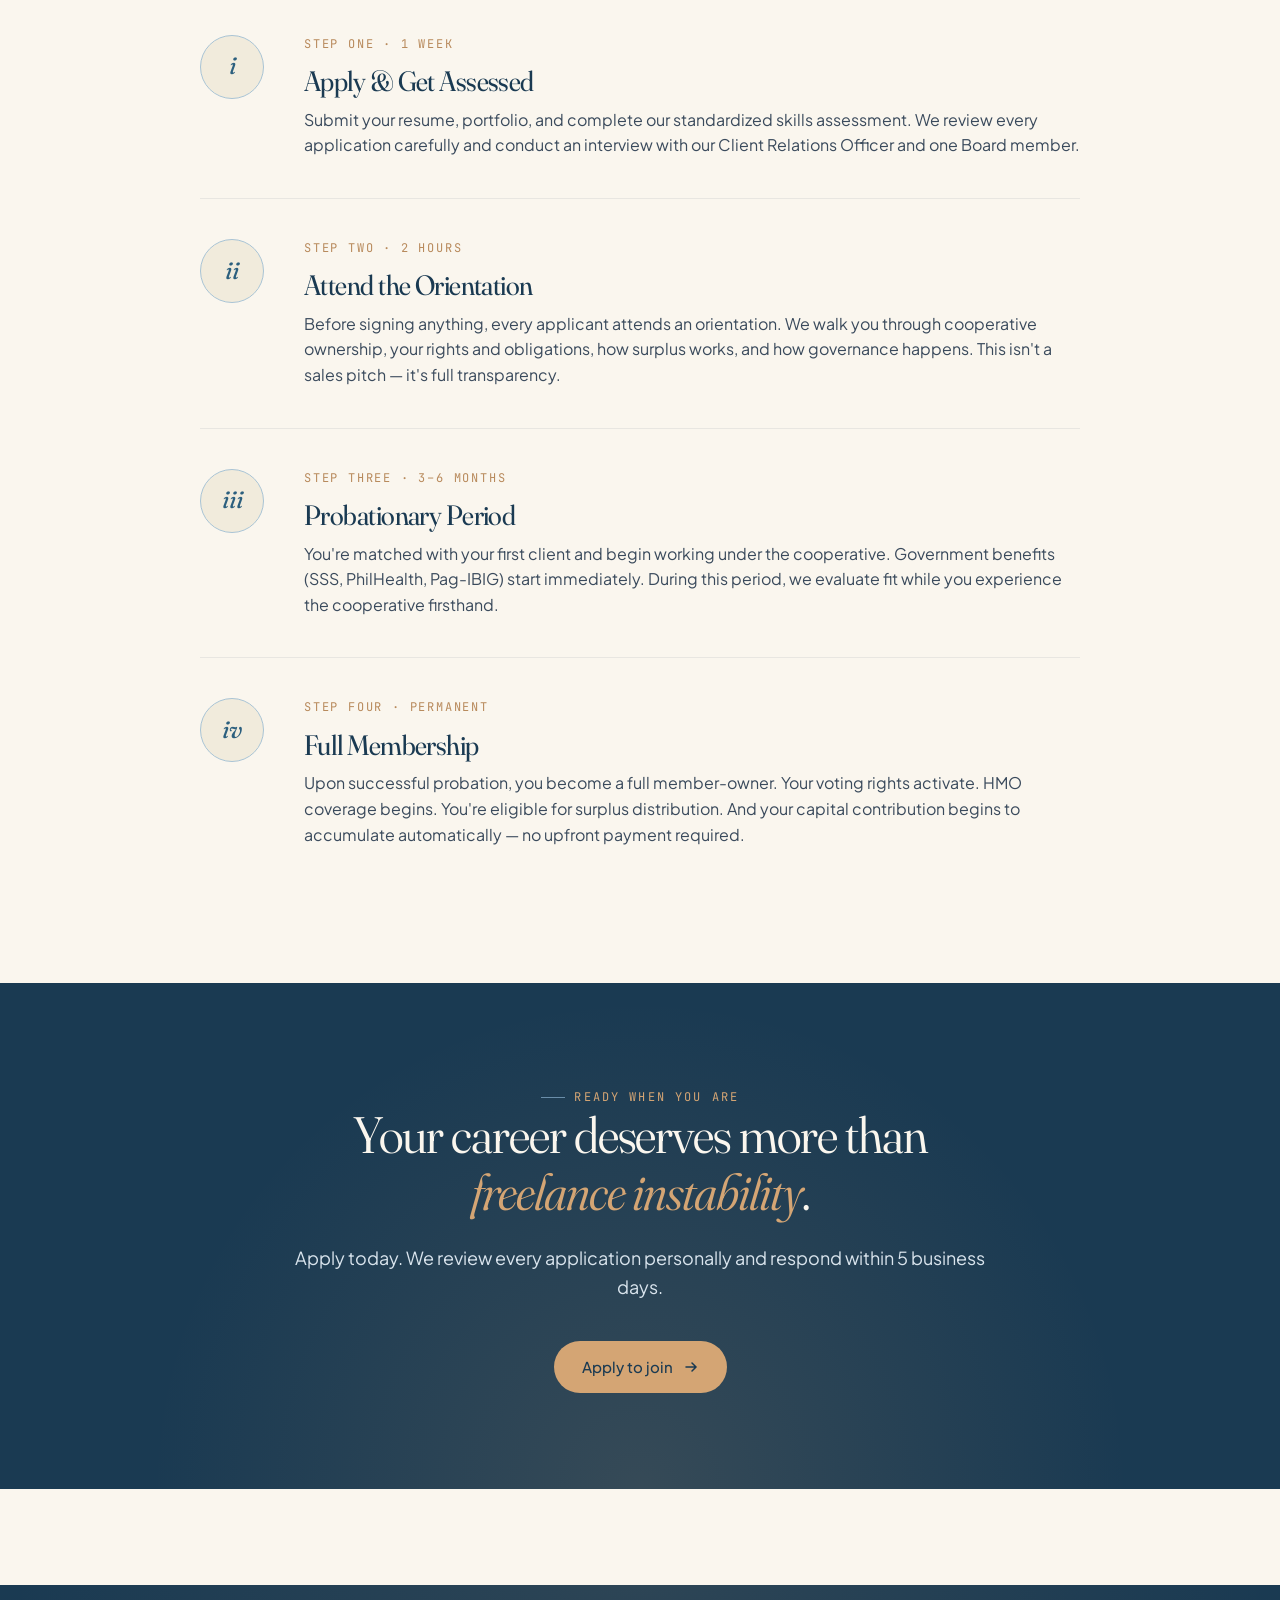
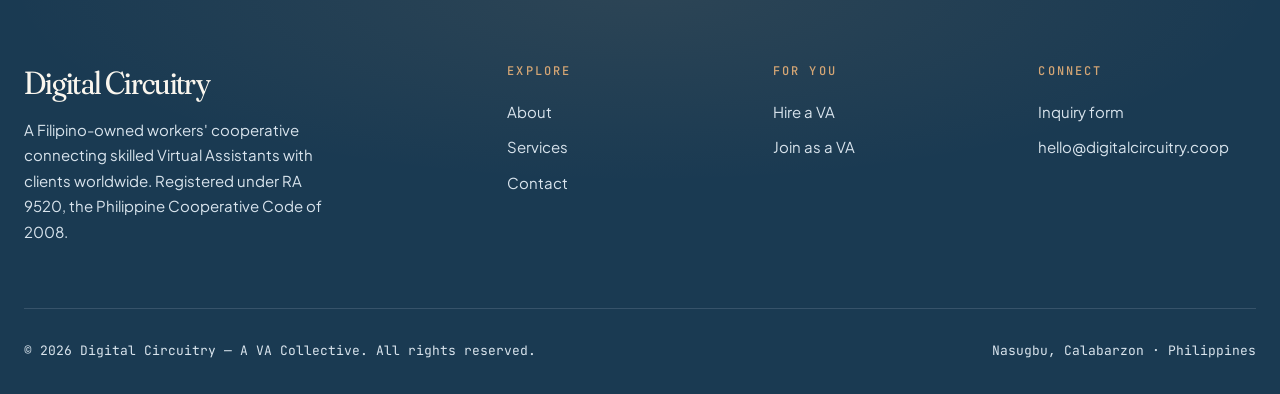
<file: join.html>
<!DOCTYPE html>
<html lang="en">
<head>
<meta charset="UTF-8">
<meta name="viewport" content="width=device-width, initial-scale=1.0">
<title>Join Us — Digital Circuitry</title>
<meta name="description" content="Become a member-owner of Digital Circuitry. Real benefits, real ownership, real job security for Filipino Virtual Assistants.">
<link rel="stylesheet" href="styles.css">
<style>
  .page-hero {
    width: var(--container);
    margin: 0 auto;
    padding: 5rem 0 4rem;
    max-width: 920px;
  }
  .page-hero h1 {
    font-size: clamp(2.5rem, 6vw, 5rem);
    font-weight: 350;
    margin: 1.5rem 0 1.5rem;
    font-variation-settings: "opsz" 144, "SOFT" 80;
  }
  .page-hero h1 em {
    font-style: italic;
    color: var(--blue-deep);
  }
  .page-hero .lead {
    font-size: 1.25rem;
    color: var(--charcoal-soft);
    line-height: 1.6;
    max-width: 720px;
  }

  /* Comparison table */
  .comparison {
    width: var(--container);
    margin: 0 auto;
    padding: 4rem 0;
  }
  .comp-table {
    background: var(--cream);
    border-radius: 24px;
    overflow: hidden;
    border: 1px solid var(--whisper);
    margin-top: 3rem;
  }
  .comp-row {
    display: grid;
    grid-template-columns: 2fr 1fr 1.2fr;
    align-items: center;
  }
  .comp-row:not(:last-child) {
    border-bottom: 1px solid var(--whisper);
  }
  .comp-cell {
    padding: 1.25rem 2rem;
    font-size: 0.9375rem;
  }
  .comp-header {
    background: var(--blue-ink);
    color: var(--cream);
  }
  .comp-header .comp-cell {
    font-family: var(--font-display);
    font-size: 1rem;
    font-weight: 500;
    padding: 1.5rem 2rem;
  }
  .comp-header .comp-cell:last-child {
    background: var(--blue-deep);
  }
  .comp-cell-label {
    color: var(--charcoal);
    font-weight: 500;
  }
  .comp-cell-no {
    color: var(--charcoal-soft);
    text-align: center;
  }
  .comp-cell-yes {
    background: var(--cream-deep);
    color: var(--blue-ink);
    font-weight: 500;
    text-align: center;
  }
  .comp-cell-yes::before {
    content: '✓';
    color: var(--blue-deep);
    margin-right: 0.5rem;
    font-weight: 700;
  }
  .comp-cell-no::before {
    content: '×';
    color: #aaa;
    margin-right: 0.5rem;
  }

  /* Benefits grid */
  .benefits-section {
    background: var(--cream-deep);
    width: 100%;
    padding: 6rem 0;
  }
  .benefits-inner {
    width: var(--container);
    margin: 0 auto;
  }
  .benefits-grid {
    display: grid;
    grid-template-columns: repeat(2, 1fr);
    gap: 2rem;
    margin-top: 3rem;
  }
  .benefit-card {
    background: var(--cream);
    padding: 2.5rem;
    border-radius: 20px;
    border: 1px solid var(--whisper);
    position: relative;
    transition: all 0.3s ease;
  }
  .benefit-card:hover {
    transform: translateY(-4px);
    box-shadow: 0 24px 48px -20px rgba(26, 58, 82, 0.15);
  }
  .benefit-icon {
    width: 48px;
    height: 48px;
    margin-bottom: 1.5rem;
    color: var(--blue-deep);
  }
  .benefit-card h3 {
    font-size: 1.5rem;
    margin-bottom: 0.75rem;
    font-weight: 400;
  }
  .benefit-card p {
    color: var(--charcoal-soft);
    font-size: 1rem;
    line-height: 1.6;
  }
  .benefit-card .highlight {
    color: var(--blue-deep);
    font-weight: 500;
  }

  /* Process timeline */
  .process-section {
    width: var(--container);
    margin: 0 auto;
    padding: 6rem 0;
    max-width: 880px;
  }
  .process-step {
    display: grid;
    grid-template-columns: auto 1fr;
    gap: 2.5rem;
    padding: 2.5rem 0;
    border-bottom: 1px solid var(--whisper);
    align-items: start;
  }
  .process-step:last-child { border-bottom: none; }
  .process-circle {
    width: 64px;
    height: 64px;
    border-radius: 50%;
    background: var(--cream-deep);
    border: 1px solid var(--blue-soft);
    display: flex;
    align-items: center;
    justify-content: center;
    font-family: var(--font-display);
    font-size: 1.5rem;
    color: var(--blue-deep);
    font-style: italic;
    font-weight: 400;
  }
  .process-step h4 {
    font-family: var(--font-display);
    font-size: 1.75rem;
    color: var(--blue-ink);
    margin-bottom: 0.625rem;
    font-weight: 400;
  }
  .process-step .duration {
    font-family: var(--font-mono);
    font-size: 0.75rem;
    letter-spacing: 0.15em;
    text-transform: uppercase;
    color: var(--sand-deep);
    margin-bottom: 0.75rem;
  }
  .process-step p {
    color: var(--charcoal-soft);
    font-size: 1rem;
    line-height: 1.6;
  }

  /* CTA section */
  .join-cta {
    background: var(--blue-ink);
    color: var(--cream);
    padding: 6rem 0;
    width: 100%;
    text-align: center;
    position: relative;
    overflow: hidden;
  }
  .join-cta::before {
    content: '';
    position: absolute;
    inset: 0;
    background: radial-gradient(circle at center bottom, rgba(212, 165, 116, 0.15) 0%, transparent 60%);
  }
  .join-cta-inner {
    position: relative;
    width: var(--container);
    margin: 0 auto;
    max-width: 720px;
  }
  .join-cta h2 {
    color: var(--cream);
    font-size: clamp(2rem, 4vw, 3.5rem);
    font-weight: 350;
    margin-bottom: 1.5rem;
  }
  .join-cta h2 em {
    color: var(--sand);
    font-style: italic;
  }
  .join-cta p {
    font-size: 1.125rem;
    color: var(--blue-mist);
    margin-bottom: 2.5rem;
  }

  @media (max-width: 900px) {
    .comp-row { grid-template-columns: 1fr 1fr 1fr; }
    .comp-cell { padding: 0.875rem 1rem; font-size: 0.8125rem; }
    .benefits-grid { grid-template-columns: 1fr; }
    .process-step { grid-template-columns: 1fr; gap: 1rem; }
  }
</style>
</head>
<body>

<nav class="nav">
  <div class="nav-inner">
    <a href="index.html" class="logo">
      <svg class="logo-mark" viewBox="0 0 36 36" fill="none">
        <circle cx="18" cy="18" r="17" stroke="#2C5F7E" stroke-width="1"/>
        <circle cx="18" cy="18" r="3" fill="#2C5F7E"/>
        <circle cx="6" cy="12" r="2" fill="#D4A574"/>
        <circle cx="30" cy="12" r="2" fill="#D4A574"/>
        <circle cx="6" cy="24" r="2" fill="#D4A574"/>
        <circle cx="30" cy="24" r="2" fill="#D4A574"/>
        <path d="M8 12 L15 18 M28 12 L21 18 M8 24 L15 18 M28 24 L21 18" stroke="#6A8EAA" stroke-width="0.8"/>
      </svg>
      <div class="logo-text">
        <span class="logo-name">Digital Circuitry</span>
        <span class="logo-tag">A VA Collective</span>
      </div>
    </a>
    <ul class="nav-links">
      <li><a href="index.html">Home</a></li>
      <li><a href="about.html">About</a></li>
      <li><a href="services.html">Services</a></li>
      <li><a href="join.html">Join</a></li>
      <li><a href="hire.html">Hire</a></li>
      <li><a href="contact.html" class="nav-cta">Get in touch</a></li>
    </ul>
    <button class="nav-toggle" aria-label="Toggle menu">
      <svg width="24" height="24" viewBox="0 0 24 24" fill="none" stroke="currentColor" stroke-width="2">
        <line x1="3" y1="6" x2="21" y2="6"/>
        <line x1="3" y1="12" x2="21" y2="12"/>
        <line x1="3" y1="18" x2="21" y2="18"/>
      </svg>
    </button>
  </div>
</nav>

<main>

<section class="page-hero">
  <span class="eyebrow">For Virtual Assistants</span>
  <h1>Stop being a freelancer. <em>Become an owner.</em></h1>
  <p class="lead">Most Filipino VAs work without SSS, PhilHealth, Pag-IBIG, or HMO. They have no voice, no equity, and no real security. Digital Circuitry changes that — by making every VA a member-owner of the cooperative.</p>
</section>

<section class="comparison">
  <div class="section-heading">
    <span class="eyebrow">The difference</span>
    <h2>What you get as a member-owner.</h2>
    <p>Side by side — what life as a Filipino freelance VA looks like versus what membership in Digital Circuitry actually provides.</p>
  </div>

  <div class="comp-table">
    <div class="comp-row comp-header">
      <div class="comp-cell">Benefit</div>
      <div class="comp-cell">Freelance VA</div>
      <div class="comp-cell">Digital Circuitry Member</div>
    </div>
    <div class="comp-row">
      <div class="comp-cell comp-cell-label">SSS contributions</div>
      <div class="comp-cell comp-cell-no">Self-paid</div>
      <div class="comp-cell comp-cell-yes">Covered</div>
    </div>
    <div class="comp-row">
      <div class="comp-cell comp-cell-label">PhilHealth</div>
      <div class="comp-cell comp-cell-no">Self-paid</div>
      <div class="comp-cell comp-cell-yes">Covered</div>
    </div>
    <div class="comp-row">
      <div class="comp-cell comp-cell-label">Pag-IBIG</div>
      <div class="comp-cell comp-cell-no">Self-paid</div>
      <div class="comp-cell comp-cell-yes">Covered</div>
    </div>
    <div class="comp-row">
      <div class="comp-cell comp-cell-label">HMO / Healthcare</div>
      <div class="comp-cell comp-cell-no">None</div>
      <div class="comp-cell comp-cell-yes">Covered</div>
    </div>
    <div class="comp-row">
      <div class="comp-cell comp-cell-label">Job security</div>
      <div class="comp-cell comp-cell-no">None</div>
      <div class="comp-cell comp-cell-yes">Strong</div>
    </div>
    <div class="comp-row">
      <div class="comp-cell comp-cell-label">Voice in decisions</div>
      <div class="comp-cell comp-cell-no">None</div>
      <div class="comp-cell comp-cell-yes">One vote</div>
    </div>
    <div class="comp-row">
      <div class="comp-cell comp-cell-label">Profit share</div>
      <div class="comp-cell comp-cell-no">None</div>
      <div class="comp-cell comp-cell-yes">Surplus distribution</div>
    </div>
    <div class="comp-row">
      <div class="comp-cell comp-cell-label">Client acquisition</div>
      <div class="comp-cell comp-cell-no">Self-managed</div>
      <div class="comp-cell comp-cell-yes">Provided</div>
    </div>
    <div class="comp-row">
      <div class="comp-cell comp-cell-label">Tax filing</div>
      <div class="comp-cell comp-cell-no">Self-managed</div>
      <div class="comp-cell comp-cell-yes">Handled</div>
    </div>
  </div>
</section>

<div class="benefits-section">
  <div class="benefits-inner">
    <div class="section-heading">
      <span class="eyebrow">Why this matters</span>
      <h2>Six reasons to choose ownership over freelancing.</h2>
    </div>
    <div class="benefits-grid">
      <div class="benefit-card">
        <svg class="benefit-icon" viewBox="0 0 48 48" fill="none" stroke="currentColor" stroke-width="1.5">
          <path d="M12 8h24v32H12z"/>
          <path d="M20 16h8M20 24h8M20 32h4"/>
        </svg>
        <h3>Real Benefits</h3>
        <p>Your <span class="highlight">SSS, PhilHealth, Pag-IBIG, and HMO</span> are all covered. No self-remittance, no worrying about gaps in coverage. Just real protection.</p>
      </div>
      <div class="benefit-card">
        <svg class="benefit-icon" viewBox="0 0 48 48" fill="none" stroke="currentColor" stroke-width="1.5">
          <rect x="6" y="14" width="36" height="26" rx="2"/>
          <path d="M16 14V8a4 4 0 014-4h8a4 4 0 014 4v6"/>
        </svg>
        <h3>Job Security</h3>
        <p>Membership in the cooperative is <span class="highlight">protected by law</span>. You can't just be fired — there's a formal process with due process protections.</p>
      </div>
      <div class="benefit-card">
        <svg class="benefit-icon" viewBox="0 0 48 48" fill="none" stroke="currentColor" stroke-width="1.5">
          <circle cx="24" cy="20" r="8"/>
          <path d="M8 40c0-8 8-12 16-12s16 4 16 12"/>
        </svg>
        <h3>A Real Voice</h3>
        <p>You get <span class="highlight">one vote</span> in every General Assembly — regardless of how much you earn or how long you've been a member. Real democracy.</p>
      </div>
      <div class="benefit-card">
        <svg class="benefit-icon" viewBox="0 0 48 48" fill="none" stroke="currentColor" stroke-width="1.5">
          <path d="M24 8v32M16 16l8-8 8 8M16 32l8 8 8-8"/>
        </svg>
        <h3>Surplus Share</h3>
        <p>When the cooperative earns surplus, <span class="highlight">members share in it</span> based on contribution. Your work creates value — you should share in it.</p>
      </div>
      <div class="benefit-card">
        <svg class="benefit-icon" viewBox="0 0 48 48" fill="none" stroke="currentColor" stroke-width="1.5">
          <circle cx="24" cy="24" r="18"/>
          <path d="M16 24l6 6 12-12"/>
        </svg>
        <h3>Quality Clients</h3>
        <p>The cooperative <span class="highlight">finds and vets clients</span> for you. No more cold pitching, no more late payments — we handle the business side.</p>
      </div>
      <div class="benefit-card">
        <svg class="benefit-icon" viewBox="0 0 48 48" fill="none" stroke="currentColor" stroke-width="1.5">
          <path d="M8 16l16-8 16 8-16 8z"/>
          <path d="M8 24l16 8 16-8M8 32l16 8 16-8"/>
        </svg>
        <h3>Skills Growth</h3>
        <p>10% of all surplus funds an <span class="highlight">Education and Training Fund</span> — invested in member skills, certifications, and professional development.</p>
      </div>
    </div>
  </div>
</div>

<section class="process-section">
  <div class="section-heading">
    <span class="eyebrow">How to join</span>
    <h2>A clear path to becoming a member.</h2>
    <p>Joining the cooperative is a process, not a click. We take it seriously because membership comes with real ownership and real responsibilities.</p>
  </div>

  <div class="process-step">
    <div class="process-circle">i</div>
    <div>
      <div class="duration">Step One · 1 week</div>
      <h4>Apply &amp; Get Assessed</h4>
      <p>Submit your resume, portfolio, and complete our standardized skills assessment. We review every application carefully and conduct an interview with our Client Relations Officer and one Board member.</p>
    </div>
  </div>

  <div class="process-step">
    <div class="process-circle">ii</div>
    <div>
      <div class="duration">Step Two · 2 hours</div>
      <h4>Attend the Orientation</h4>
      <p>Before signing anything, every applicant attends an orientation. We walk you through cooperative ownership, your rights and obligations, how surplus works, and how governance happens. This isn't a sales pitch — it's full transparency.</p>
    </div>
  </div>

  <div class="process-step">
    <div class="process-circle">iii</div>
    <div>
      <div class="duration">Step Three · 3–6 months</div>
      <h4>Probationary Period</h4>
      <p>You're matched with your first client and begin working under the cooperative. Government benefits (SSS, PhilHealth, Pag-IBIG) start immediately. During this period, we evaluate fit while you experience the cooperative firsthand.</p>
    </div>
  </div>

  <div class="process-step">
    <div class="process-circle">iv</div>
    <div>
      <div class="duration">Step Four · Permanent</div>
      <h4>Full Membership</h4>
      <p>Upon successful probation, you become a full member-owner. Your voting rights activate. HMO coverage begins. You're eligible for surplus distribution. And your capital contribution begins to accumulate automatically — no upfront payment required.</p>
    </div>
  </div>
</section>

<div class="join-cta">
  <div class="join-cta-inner">
    <span class="eyebrow" style="color: var(--sand);">Ready when you are</span>
    <h2>Your career deserves more than <em>freelance instability</em>.</h2>
    <p>Apply today. We review every application personally and respond within 5 business days.</p>
    <a href="contact.html" class="btn btn-primary" style="background: var(--sand); color: var(--blue-ink);">
      Apply to join
      <svg class="btn-arrow" width="16" height="16" viewBox="0 0 16 16" fill="none">
        <path d="M3 8h10m-4-4l4 4-4 4" stroke="currentColor" stroke-width="1.5" stroke-linecap="round"/>
      </svg>
    </a>
  </div>
</div>

</main>

<footer>
  <div class="footer-inner">
    <div class="footer-grid">
      <div class="footer-brand">
        <h3>Digital Circuitry</h3>
        <p>A Filipino-owned workers' cooperative connecting skilled Virtual Assistants with clients worldwide. Registered under RA 9520, the Philippine Cooperative Code of 2008.</p>
      </div>
      <div class="footer-col">
        <h4>Explore</h4>
        <ul>
          <li><a href="about.html">About</a></li>
          <li><a href="services.html">Services</a></li>
          <li><a href="contact.html">Contact</a></li>
        </ul>
      </div>
      <div class="footer-col">
        <h4>For You</h4>
        <ul>
          <li><a href="hire.html">Hire a VA</a></li>
          <li><a href="join.html">Join as a VA</a></li>
        </ul>
      </div>
      <div class="footer-col">
        <h4>Connect</h4>
        <ul>
          <li><a href="contact.html">Inquiry form</a></li>
          <li><a href="mailto:hello@digitalcircuitry.coop">hello@digitalcircuitry.coop</a></li>
        </ul>
      </div>
    </div>
    <div class="footer-bottom">
      <p>© 2026 Digital Circuitry — A VA Collective. All rights reserved.</p>
      <p>Nasugbu, Calabarzon · Philippines</p>
    </div>
  </div>
</footer>

<script src="script.js"></script>
</body>
</html>
</file>
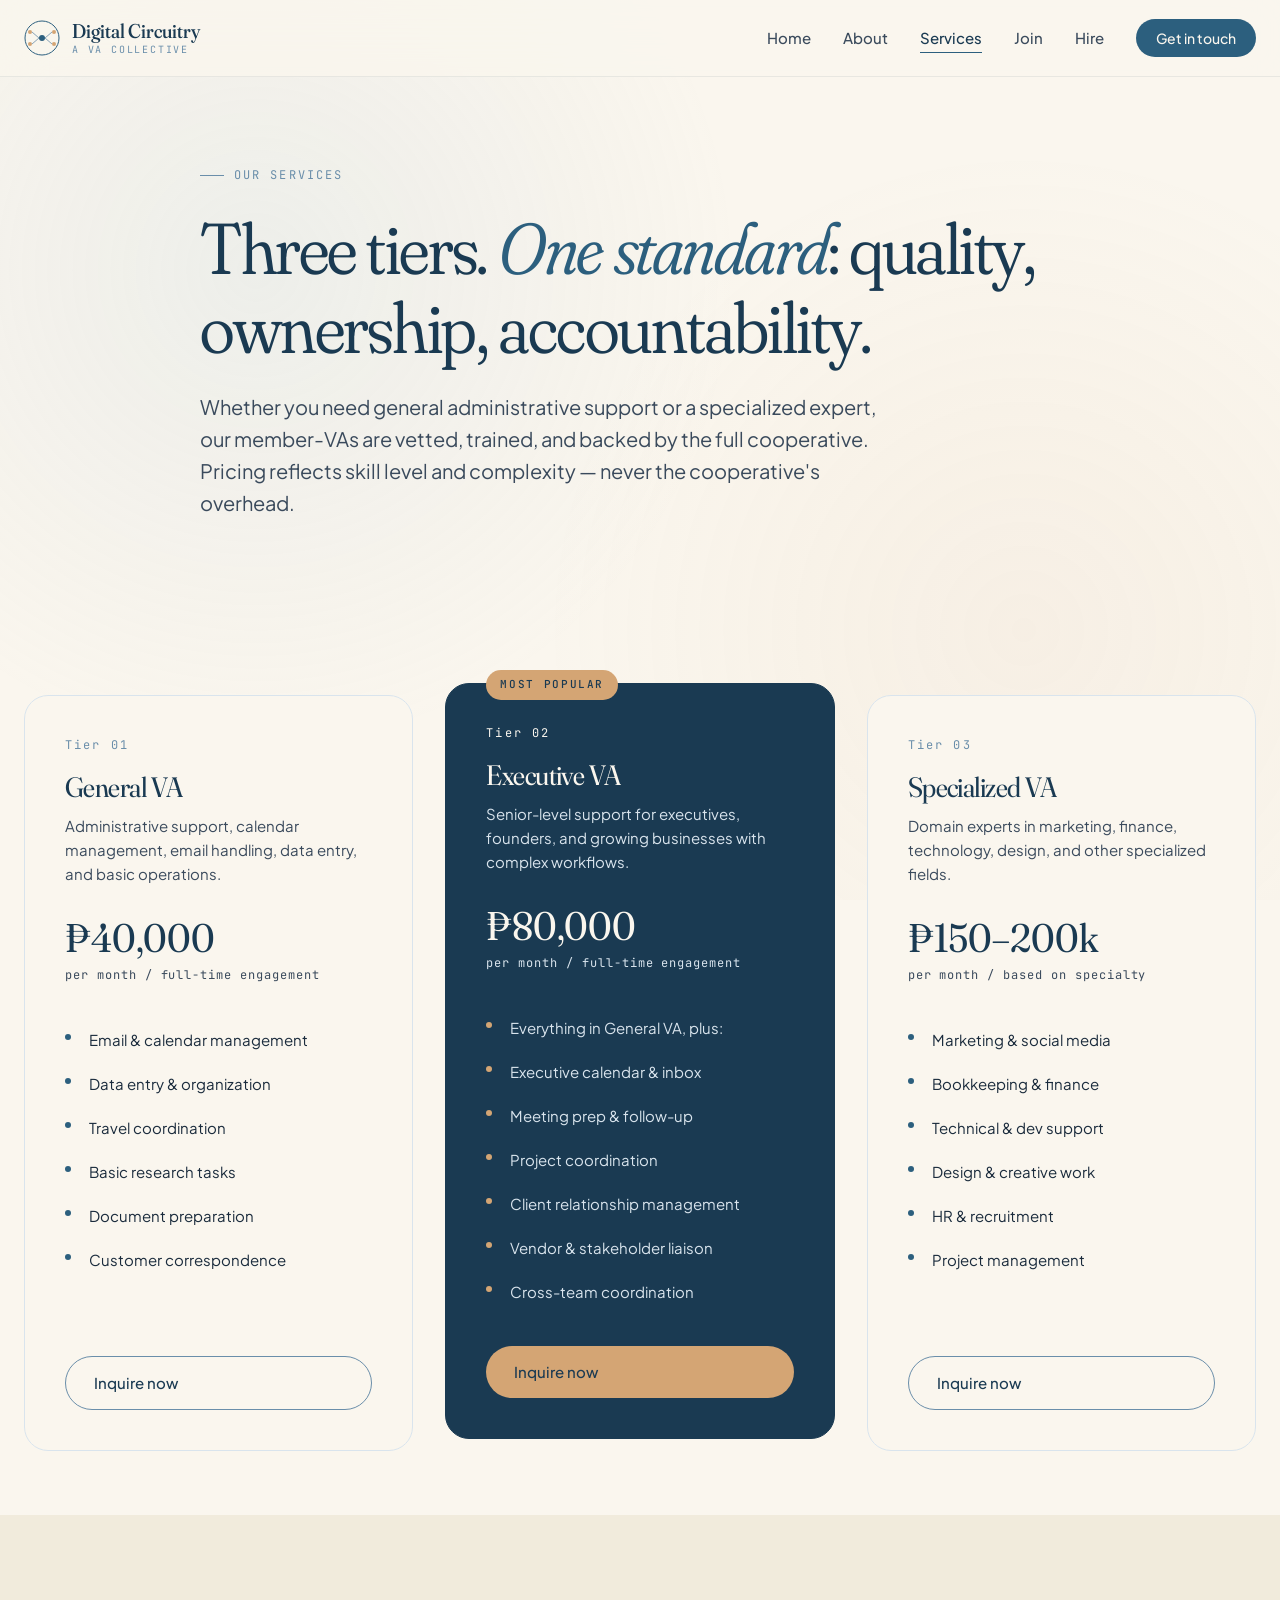
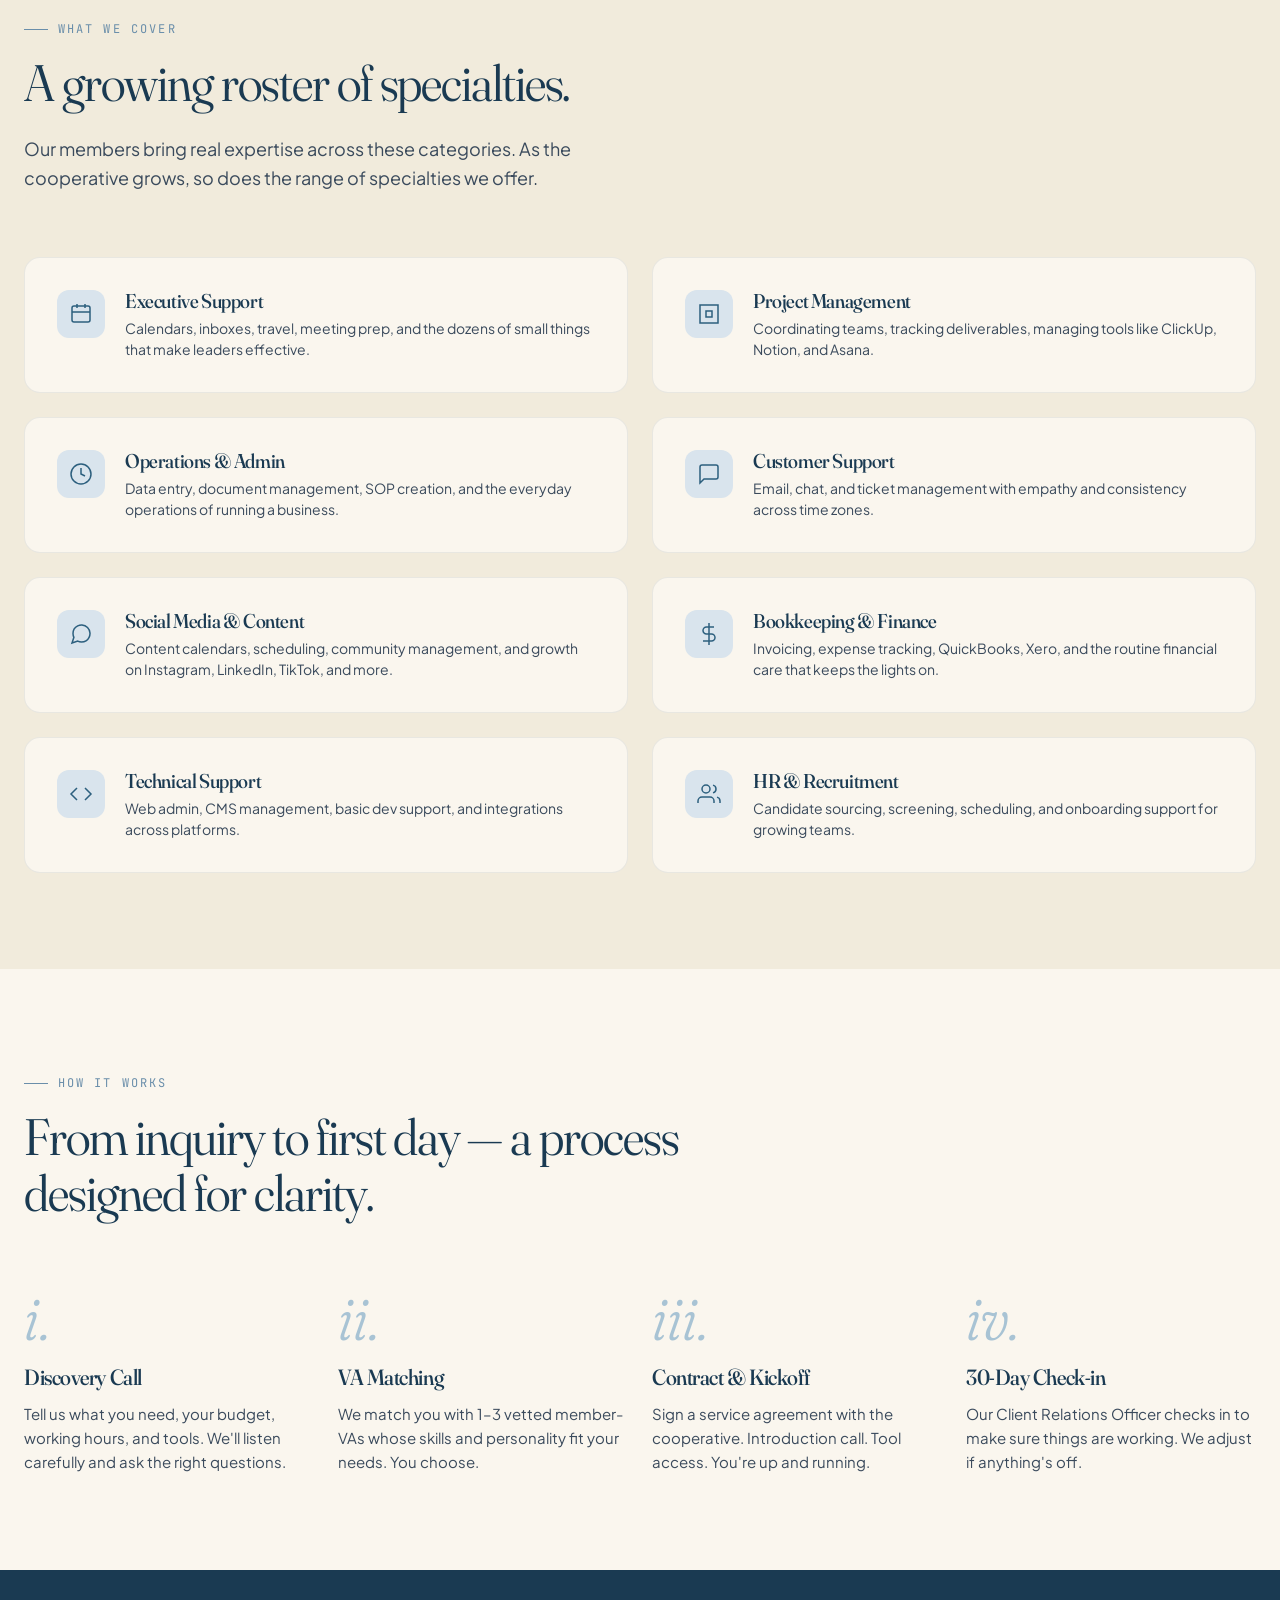
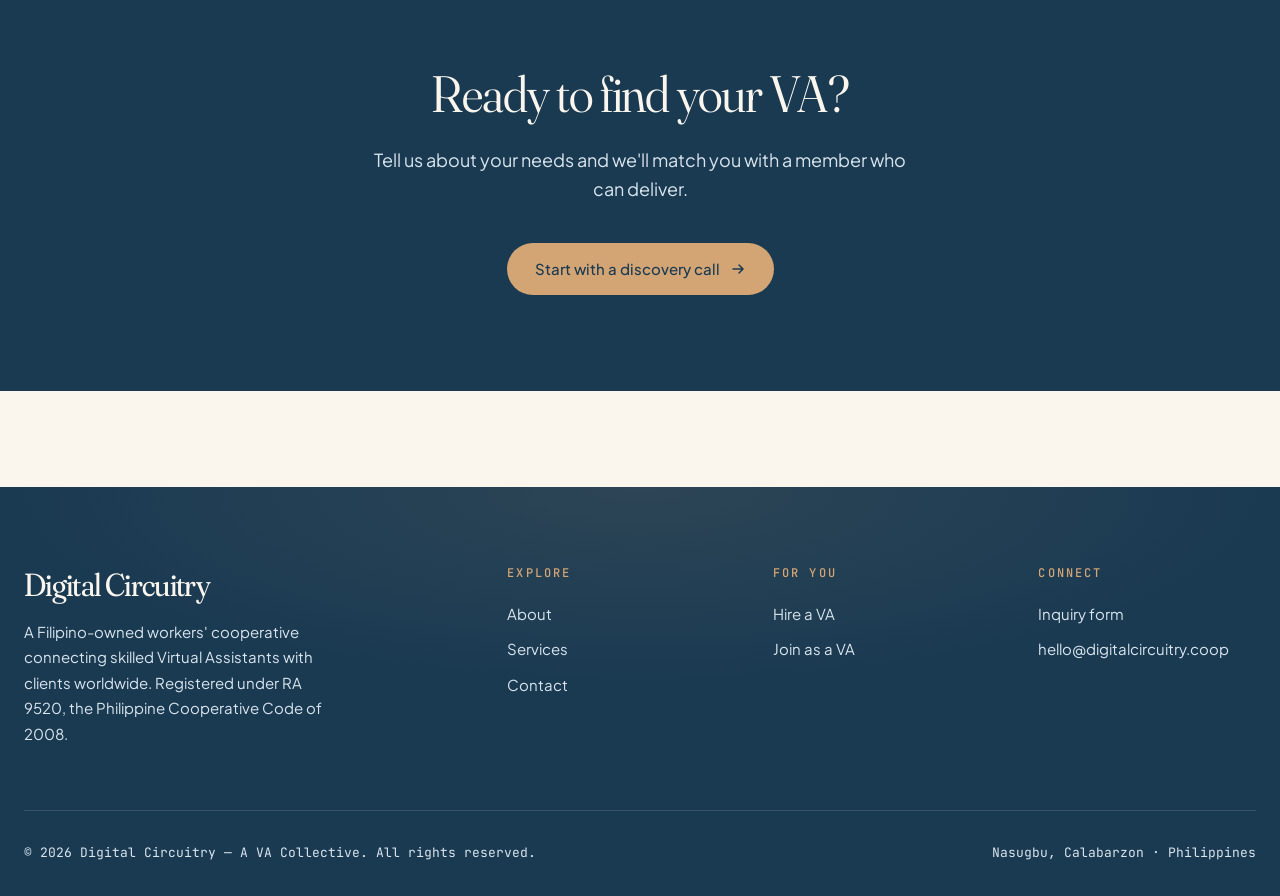
<file: services.html>
<!DOCTYPE html>
<html lang="en">
<head>
<meta charset="UTF-8">
<meta name="viewport" content="width=device-width, initial-scale=1.0">
<title>Services — Digital Circuitry</title>
<meta name="description" content="Tiered Virtual Assistant services — General, Executive, and Specialized — from Digital Circuitry's worker-owned cooperative.">
<link rel="stylesheet" href="styles.css">
<style>
  .page-hero {
    width: var(--container);
    margin: 0 auto;
    padding: 5rem 0 4rem;
    max-width: 880px;
  }
  .page-hero h1 {
    font-size: clamp(2.5rem, 6vw, 4.5rem);
    font-weight: 350;
    margin: 1.5rem 0 1.5rem;
    font-variation-settings: "opsz" 144, "SOFT" 80;
  }
  .page-hero h1 em {
    font-style: italic;
    color: var(--blue-deep);
  }
  .page-hero .lead {
    font-size: 1.25rem;
    color: var(--charcoal-soft);
    line-height: 1.6;
    max-width: 680px;
  }

  /* Tier cards */
  .tiers-section {
    width: var(--container);
    margin: 0 auto;
    padding: 4rem 0;
  }
  .tiers-grid {
    display: grid;
    grid-template-columns: repeat(3, 1fr);
    gap: 2rem;
    margin-top: 3rem;
  }
  .tier-card {
    background: var(--cream);
    border: 1px solid var(--blue-mist);
    border-radius: 24px;
    padding: 2.5rem;
    position: relative;
    transition: all 0.4s cubic-bezier(0.16, 1, 0.3, 1);
    display: flex;
    flex-direction: column;
  }
  .tier-card.featured {
    background: var(--blue-ink);
    color: var(--cream);
    border-color: var(--blue-ink);
    transform: translateY(-12px);
  }
  .tier-card.featured h3,
  .tier-card.featured .tier-num,
  .tier-card.featured .tier-price {
    color: var(--cream);
  }
  .tier-card.featured .tier-price-detail,
  .tier-card.featured .tier-desc,
  .tier-card.featured .tier-features li {
    color: var(--blue-mist);
  }
  .tier-card.featured .tier-features li::before {
    background: var(--sand);
  }
  .featured-badge {
    position: absolute;
    top: -0.875rem;
    left: 2.5rem;
    background: var(--sand);
    color: var(--blue-ink);
    font-family: var(--font-mono);
    font-size: 0.6875rem;
    letter-spacing: 0.15em;
    text-transform: uppercase;
    padding: 0.375rem 0.875rem;
    border-radius: 999px;
    font-weight: 500;
  }
  .tier-card:not(.featured):hover {
    transform: translateY(-4px);
    box-shadow: 0 24px 48px -20px rgba(26, 58, 82, 0.15);
  }
  .tier-num {
    font-family: var(--font-mono);
    font-size: 0.75rem;
    letter-spacing: 0.18em;
    color: var(--blue-medium);
    margin-bottom: 1rem;
  }
  .tier-card h3 {
    font-size: 1.75rem;
    margin-bottom: 0.75rem;
    font-weight: 400;
  }
  .tier-desc {
    color: var(--charcoal-soft);
    font-size: 0.9375rem;
    margin-bottom: 2rem;
    min-height: 3rem;
  }
  .tier-price {
    font-family: var(--font-display);
    font-size: 2.5rem;
    font-weight: 400;
    color: var(--blue-ink);
    font-variation-settings: "opsz" 144, "SOFT" 50;
    line-height: 1;
  }
  .tier-price-detail {
    font-family: var(--font-mono);
    font-size: 0.75rem;
    letter-spacing: 0.08em;
    color: var(--charcoal-soft);
    margin-top: 0.5rem;
    margin-bottom: 2rem;
  }
  .tier-features {
    list-style: none;
    margin-bottom: 2rem;
    flex-grow: 1;
  }
  .tier-features li {
    padding: 0.625rem 0 0.625rem 1.5rem;
    color: var(--charcoal);
    font-size: 0.9375rem;
    position: relative;
  }
  .tier-features li::before {
    content: '';
    position: absolute;
    left: 0;
    top: 1rem;
    width: 6px;
    height: 6px;
    border-radius: 50%;
    background: var(--blue-deep);
  }

  /* What we offer */
  .services-section {
    background: var(--cream-deep);
    width: 100%;
    padding: 6rem 0;
  }
  .services-inner {
    width: var(--container);
    margin: 0 auto;
  }
  .service-categories {
    display: grid;
    grid-template-columns: repeat(2, 1fr);
    gap: 1.5rem;
    margin-top: 3rem;
  }
  .service-cat {
    background: var(--cream);
    padding: 2rem;
    border-radius: 16px;
    border: 1px solid var(--whisper);
    display: flex;
    gap: 1.25rem;
    align-items: start;
    transition: all 0.25s ease;
  }
  .service-cat:hover {
    background: var(--cream);
    border-color: var(--blue-soft);
    transform: translateX(4px);
  }
  .service-cat-icon {
    width: 48px;
    height: 48px;
    flex-shrink: 0;
    background: var(--blue-mist);
    border-radius: 12px;
    display: flex;
    align-items: center;
    justify-content: center;
    color: var(--blue-deep);
  }
  .service-cat h4 {
    font-family: var(--font-display);
    font-size: 1.25rem;
    color: var(--blue-ink);
    margin-bottom: 0.375rem;
    font-weight: 500;
  }
  .service-cat p {
    color: var(--charcoal-soft);
    font-size: 0.875rem;
    line-height: 1.5;
  }

  /* How it works */
  .how-section {
    width: var(--container);
    margin: 0 auto;
    padding: 6rem 0;
  }
  .how-steps {
    display: grid;
    grid-template-columns: repeat(4, 1fr);
    gap: 1.5rem;
    margin-top: 3rem;
    position: relative;
  }
  .how-step {
    position: relative;
  }
  .step-num {
    font-family: var(--font-display);
    font-size: 4rem;
    color: var(--blue-soft);
    font-style: italic;
    font-weight: 300;
    line-height: 1;
    margin-bottom: 1rem;
    font-variation-settings: "opsz" 144, "SOFT" 100;
  }
  .how-step h4 {
    font-family: var(--font-display);
    font-size: 1.375rem;
    color: var(--blue-ink);
    margin-bottom: 0.75rem;
    font-weight: 500;
  }
  .how-step p {
    color: var(--charcoal-soft);
    font-size: 0.9375rem;
    line-height: 1.6;
  }

  /* CTA */
  .cta-bottom {
    background: var(--blue-ink);
    color: var(--cream);
    width: 100%;
    padding: 6rem 0;
    text-align: center;
  }
  .cta-bottom h2 {
    color: var(--cream);
    font-size: clamp(2rem, 4vw, 3.25rem);
    font-weight: 350;
    max-width: 720px;
    margin: 0 auto 1.5rem;
  }
  .cta-bottom p {
    font-size: 1.125rem;
    color: var(--blue-mist);
    max-width: 560px;
    margin: 0 auto 2.5rem;
  }

  @media (max-width: 900px) {
    .tiers-grid,
    .service-categories,
    .how-steps {
      grid-template-columns: 1fr;
    }
    .tier-card.featured { transform: none; }
  }
</style>
</head>
<body>

<nav class="nav">
  <div class="nav-inner">
    <a href="index.html" class="logo">
      <svg class="logo-mark" viewBox="0 0 36 36" fill="none">
        <circle cx="18" cy="18" r="17" stroke="#2C5F7E" stroke-width="1"/>
        <circle cx="18" cy="18" r="3" fill="#2C5F7E"/>
        <circle cx="6" cy="12" r="2" fill="#D4A574"/>
        <circle cx="30" cy="12" r="2" fill="#D4A574"/>
        <circle cx="6" cy="24" r="2" fill="#D4A574"/>
        <circle cx="30" cy="24" r="2" fill="#D4A574"/>
        <path d="M8 12 L15 18 M28 12 L21 18 M8 24 L15 18 M28 24 L21 18" stroke="#6A8EAA" stroke-width="0.8"/>
      </svg>
      <div class="logo-text">
        <span class="logo-name">Digital Circuitry</span>
        <span class="logo-tag">A VA Collective</span>
      </div>
    </a>
    <ul class="nav-links">
      <li><a href="index.html">Home</a></li>
      <li><a href="about.html">About</a></li>
      <li><a href="services.html">Services</a></li>
      <li><a href="join.html">Join</a></li>
      <li><a href="hire.html">Hire</a></li>
      <li><a href="contact.html" class="nav-cta">Get in touch</a></li>
    </ul>
    <button class="nav-toggle" aria-label="Toggle menu">
      <svg width="24" height="24" viewBox="0 0 24 24" fill="none" stroke="currentColor" stroke-width="2">
        <line x1="3" y1="6" x2="21" y2="6"/>
        <line x1="3" y1="12" x2="21" y2="12"/>
        <line x1="3" y1="18" x2="21" y2="18"/>
      </svg>
    </button>
  </div>
</nav>

<main>

<section class="page-hero">
  <span class="eyebrow">Our Services</span>
  <h1>Three tiers. <em>One standard</em>: quality, ownership, accountability.</h1>
  <p class="lead">Whether you need general administrative support or a specialized expert, our member-VAs are vetted, trained, and backed by the full cooperative. Pricing reflects skill level and complexity — never the cooperative's overhead.</p>
</section>

<section class="tiers-section">
  <div class="tiers-grid">
    <div class="tier-card">
      <div class="tier-num">Tier 01</div>
      <h3>General VA</h3>
      <p class="tier-desc">Administrative support, calendar management, email handling, data entry, and basic operations.</p>
      <div class="tier-price">₱40,000</div>
      <div class="tier-price-detail">per month / full-time engagement</div>
      <ul class="tier-features">
        <li>Email & calendar management</li>
        <li>Data entry & organization</li>
        <li>Travel coordination</li>
        <li>Basic research tasks</li>
        <li>Document preparation</li>
        <li>Customer correspondence</li>
      </ul>
      <a href="contact.html" class="btn btn-secondary">Inquire now</a>
    </div>

    <div class="tier-card featured">
      <span class="featured-badge">Most Popular</span>
      <div class="tier-num">Tier 02</div>
      <h3>Executive VA</h3>
      <p class="tier-desc">Senior-level support for executives, founders, and growing businesses with complex workflows.</p>
      <div class="tier-price">₱80,000</div>
      <div class="tier-price-detail">per month / full-time engagement</div>
      <ul class="tier-features">
        <li>Everything in General VA, plus:</li>
        <li>Executive calendar & inbox</li>
        <li>Meeting prep & follow-up</li>
        <li>Project coordination</li>
        <li>Client relationship management</li>
        <li>Vendor & stakeholder liaison</li>
        <li>Cross-team coordination</li>
      </ul>
      <a href="contact.html" class="btn btn-primary" style="background: var(--sand); color: var(--blue-ink);">Inquire now</a>
    </div>

    <div class="tier-card">
      <div class="tier-num">Tier 03</div>
      <h3>Specialized VA</h3>
      <p class="tier-desc">Domain experts in marketing, finance, technology, design, and other specialized fields.</p>
      <div class="tier-price">₱150–200k</div>
      <div class="tier-price-detail">per month / based on specialty</div>
      <ul class="tier-features">
        <li>Marketing & social media</li>
        <li>Bookkeeping & finance</li>
        <li>Technical & dev support</li>
        <li>Design & creative work</li>
        <li>HR & recruitment</li>
        <li>Project management</li>
      </ul>
      <a href="contact.html" class="btn btn-secondary">Inquire now</a>
    </div>
  </div>
</section>

<div class="services-section">
  <div class="services-inner">
    <div class="section-heading">
      <span class="eyebrow">What we cover</span>
      <h2>A growing roster of specialties.</h2>
      <p>Our members bring real expertise across these categories. As the cooperative grows, so does the range of specialties we offer.</p>
    </div>
    <div class="service-categories">
      <div class="service-cat">
        <div class="service-cat-icon">
          <svg width="24" height="24" viewBox="0 0 24 24" fill="none" stroke="currentColor" stroke-width="1.5"><rect x="3" y="4" width="18" height="16" rx="2"/><path d="M8 2v4M16 2v4M3 10h18"/></svg>
        </div>
        <div>
          <h4>Executive Support</h4>
          <p>Calendars, inboxes, travel, meeting prep, and the dozens of small things that make leaders effective.</p>
        </div>
      </div>
      <div class="service-cat">
        <div class="service-cat-icon">
          <svg width="24" height="24" viewBox="0 0 24 24" fill="none" stroke="currentColor" stroke-width="1.5"><path d="M3 3h18v18H3z"/><path d="M9 9h6v6H9z"/></svg>
        </div>
        <div>
          <h4>Project Management</h4>
          <p>Coordinating teams, tracking deliverables, managing tools like ClickUp, Notion, and Asana.</p>
        </div>
      </div>
      <div class="service-cat">
        <div class="service-cat-icon">
          <svg width="24" height="24" viewBox="0 0 24 24" fill="none" stroke="currentColor" stroke-width="1.5"><circle cx="12" cy="12" r="10"/><path d="M12 6v6l4 2"/></svg>
        </div>
        <div>
          <h4>Operations &amp; Admin</h4>
          <p>Data entry, document management, SOP creation, and the everyday operations of running a business.</p>
        </div>
      </div>
      <div class="service-cat">
        <div class="service-cat-icon">
          <svg width="24" height="24" viewBox="0 0 24 24" fill="none" stroke="currentColor" stroke-width="1.5"><path d="M21 15a2 2 0 0 1-2 2H7l-4 4V5a2 2 0 0 1 2-2h14a2 2 0 0 1 2 2z"/></svg>
        </div>
        <div>
          <h4>Customer Support</h4>
          <p>Email, chat, and ticket management with empathy and consistency across time zones.</p>
        </div>
      </div>
      <div class="service-cat">
        <div class="service-cat-icon">
          <svg width="24" height="24" viewBox="0 0 24 24" fill="none" stroke="currentColor" stroke-width="1.5"><path d="M21 11.5a8.38 8.38 0 0 1-.9 3.8 8.5 8.5 0 0 1-7.6 4.7 8.38 8.38 0 0 1-3.8-.9L3 21l1.9-5.7a8.38 8.38 0 0 1-.9-3.8 8.5 8.5 0 0 1 4.7-7.6 8.38 8.38 0 0 1 3.8-.9h.5a8.48 8.48 0 0 1 8 8v.5z"/></svg>
        </div>
        <div>
          <h4>Social Media &amp; Content</h4>
          <p>Content calendars, scheduling, community management, and growth on Instagram, LinkedIn, TikTok, and more.</p>
        </div>
      </div>
      <div class="service-cat">
        <div class="service-cat-icon">
          <svg width="24" height="24" viewBox="0 0 24 24" fill="none" stroke="currentColor" stroke-width="1.5"><line x1="12" y1="1" x2="12" y2="23"/><path d="M17 5H9.5a3.5 3.5 0 0 0 0 7h5a3.5 3.5 0 0 1 0 7H6"/></svg>
        </div>
        <div>
          <h4>Bookkeeping &amp; Finance</h4>
          <p>Invoicing, expense tracking, QuickBooks, Xero, and the routine financial care that keeps the lights on.</p>
        </div>
      </div>
      <div class="service-cat">
        <div class="service-cat-icon">
          <svg width="24" height="24" viewBox="0 0 24 24" fill="none" stroke="currentColor" stroke-width="1.5"><polyline points="16 18 22 12 16 6"/><polyline points="8 6 2 12 8 18"/></svg>
        </div>
        <div>
          <h4>Technical Support</h4>
          <p>Web admin, CMS management, basic dev support, and integrations across platforms.</p>
        </div>
      </div>
      <div class="service-cat">
        <div class="service-cat-icon">
          <svg width="24" height="24" viewBox="0 0 24 24" fill="none" stroke="currentColor" stroke-width="1.5"><path d="M17 21v-2a4 4 0 0 0-4-4H5a4 4 0 0 0-4 4v2"/><circle cx="9" cy="7" r="4"/><path d="M23 21v-2a4 4 0 0 0-3-3.87M16 3.13a4 4 0 0 1 0 7.75"/></svg>
        </div>
        <div>
          <h4>HR &amp; Recruitment</h4>
          <p>Candidate sourcing, screening, scheduling, and onboarding support for growing teams.</p>
        </div>
      </div>
    </div>
  </div>
</div>

<section class="how-section">
  <div class="section-heading">
    <span class="eyebrow">How it works</span>
    <h2>From inquiry to first day — a process designed for clarity.</h2>
  </div>
  <div class="how-steps">
    <div class="how-step">
      <div class="step-num">i.</div>
      <h4>Discovery Call</h4>
      <p>Tell us what you need, your budget, working hours, and tools. We'll listen carefully and ask the right questions.</p>
    </div>
    <div class="how-step">
      <div class="step-num">ii.</div>
      <h4>VA Matching</h4>
      <p>We match you with 1–3 vetted member-VAs whose skills and personality fit your needs. You choose.</p>
    </div>
    <div class="how-step">
      <div class="step-num">iii.</div>
      <h4>Contract &amp; Kickoff</h4>
      <p>Sign a service agreement with the cooperative. Introduction call. Tool access. You're up and running.</p>
    </div>
    <div class="how-step">
      <div class="step-num">iv.</div>
      <h4>30-Day Check-in</h4>
      <p>Our Client Relations Officer checks in to make sure things are working. We adjust if anything's off.</p>
    </div>
  </div>
</section>

<div class="cta-bottom">
  <h2>Ready to find your VA?</h2>
  <p>Tell us about your needs and we'll match you with a member who can deliver.</p>
  <a href="contact.html" class="btn btn-primary" style="background: var(--sand); color: var(--blue-ink);">
    Start with a discovery call
    <svg class="btn-arrow" width="16" height="16" viewBox="0 0 16 16" fill="none">
      <path d="M3 8h10m-4-4l4 4-4 4" stroke="currentColor" stroke-width="1.5" stroke-linecap="round"/>
    </svg>
  </a>
</div>

</main>

<footer>
  <div class="footer-inner">
    <div class="footer-grid">
      <div class="footer-brand">
        <h3>Digital Circuitry</h3>
        <p>A Filipino-owned workers' cooperative connecting skilled Virtual Assistants with clients worldwide. Registered under RA 9520, the Philippine Cooperative Code of 2008.</p>
      </div>
      <div class="footer-col">
        <h4>Explore</h4>
        <ul>
          <li><a href="about.html">About</a></li>
          <li><a href="services.html">Services</a></li>
          <li><a href="contact.html">Contact</a></li>
        </ul>
      </div>
      <div class="footer-col">
        <h4>For You</h4>
        <ul>
          <li><a href="hire.html">Hire a VA</a></li>
          <li><a href="join.html">Join as a VA</a></li>
        </ul>
      </div>
      <div class="footer-col">
        <h4>Connect</h4>
        <ul>
          <li><a href="contact.html">Inquiry form</a></li>
          <li><a href="mailto:hello@digitalcircuitry.coop">hello@digitalcircuitry.coop</a></li>
        </ul>
      </div>
    </div>
    <div class="footer-bottom">
      <p>© 2026 Digital Circuitry — A VA Collective. All rights reserved.</p>
      <p>Nasugbu, Calabarzon · Philippines</p>
    </div>
  </div>
</footer>

<script src="script.js"></script>
</body>
</html>
</file>
<file: styles.css>
/* ===================================================================
   DIGITAL CIRCUITRY - A VA COLLECTIVE
   Shared stylesheet
   =================================================================== */

@import url('https://fonts.googleapis.com/css2?family=Fraunces:opsz,wght,SOFT@9..144,300..900,0..100&family=Plus+Jakarta+Sans:wght@300;400;500;600;700&family=JetBrains+Mono:wght@400;500&display=swap');

:root {
  /* Color Palette - Soft Blues & Cream */
  --cream: #FAF6EE;
  --cream-deep: #F1EBDC;
  --cream-rich: #E8DFC9;
  --blue-mist: #D9E4ED;
  --blue-soft: #A8C3D4;
  --blue-medium: #6A8EAA;
  --blue-deep: #2C5F7E;
  --blue-ink: #1A3A52;
  --sand: #D4A574;
  --sand-deep: #B88A5C;
  --charcoal: #1A2B3C;
  --charcoal-soft: #3A4A5C;
  --whisper: rgba(26, 58, 82, 0.08);

  /* Typography */
  --font-display: 'Fraunces', Georgia, serif;
  --font-body: 'Plus Jakarta Sans', -apple-system, sans-serif;
  --font-mono: 'JetBrains Mono', monospace;

  /* Spacing */
  --container: min(1280px, calc(100% - 3rem));
}

* { margin: 0; padding: 0; box-sizing: border-box; }

html { scroll-behavior: smooth; }

body {
  font-family: var(--font-body);
  background: var(--cream);
  color: var(--charcoal);
  line-height: 1.6;
  font-weight: 400;
  -webkit-font-smoothing: antialiased;
  overflow-x: hidden;
}

/* ===== Decorative circuit grain ===== */
body::before {
  content: '';
  position: fixed;
  inset: 0;
  background-image:
    radial-gradient(circle at 20% 30%, rgba(168, 195, 212, 0.15) 0%, transparent 40%),
    radial-gradient(circle at 80% 70%, rgba(212, 165, 116, 0.08) 0%, transparent 40%);
  pointer-events: none;
  z-index: 0;
}

/* ===== Typography ===== */
h1, h2, h3, h4 {
  font-family: var(--font-display);
  font-weight: 400;
  color: var(--blue-ink);
  letter-spacing: -0.02em;
  line-height: 1.1;
  font-variation-settings: "opsz" 144, "SOFT" 30;
}

.eyebrow {
  font-family: var(--font-mono);
  font-size: 0.75rem;
  letter-spacing: 0.18em;
  text-transform: uppercase;
  color: var(--blue-medium);
  display: inline-flex;
  align-items: center;
  gap: 0.6rem;
}

.eyebrow::before {
  content: '';
  width: 24px;
  height: 1px;
  background: var(--blue-medium);
}

/* ===== Navigation ===== */
.nav {
  position: sticky;
  top: 0;
  z-index: 100;
  background: rgba(250, 246, 238, 0.85);
  backdrop-filter: blur(20px);
  -webkit-backdrop-filter: blur(20px);
  border-bottom: 1px solid var(--whisper);
}

.nav-inner {
  width: var(--container);
  margin: 0 auto;
  padding: 1.25rem 0;
  display: flex;
  align-items: center;
  justify-content: space-between;
  gap: 2rem;
}

.logo {
  display: flex;
  align-items: center;
  gap: 0.75rem;
  text-decoration: none;
  color: var(--blue-ink);
}

.logo-mark {
  width: 36px;
  height: 36px;
  flex-shrink: 0;
}

.logo-text {
  display: flex;
  flex-direction: column;
  line-height: 1;
}

.logo-name {
  font-family: var(--font-display);
  font-size: 1.25rem;
  font-weight: 500;
  font-variation-settings: "opsz" 144, "SOFT" 50;
}

.logo-tag {
  font-family: var(--font-mono);
  font-size: 0.625rem;
  letter-spacing: 0.18em;
  text-transform: uppercase;
  color: var(--blue-medium);
  margin-top: 0.25rem;
}

.nav-links {
  display: flex;
  gap: 2rem;
  align-items: center;
  list-style: none;
}

.nav-links a {
  text-decoration: none;
  color: var(--charcoal-soft);
  font-size: 0.9375rem;
  font-weight: 500;
  position: relative;
  padding: 0.25rem 0;
  transition: color 0.2s ease;
}

.nav-links a::after {
  content: '';
  position: absolute;
  bottom: -2px;
  left: 0;
  right: 0;
  height: 1px;
  background: var(--blue-deep);
  transform: scaleX(0);
  transform-origin: right;
  transition: transform 0.3s ease;
}

.nav-links a:hover,
.nav-links a.active {
  color: var(--blue-ink);
}

.nav-links a:hover::after,
.nav-links a.active::after {
  transform: scaleX(1);
  transform-origin: left;
}

.nav-cta {
  background: var(--blue-deep);
  color: var(--cream) !important;
  padding: 0.625rem 1.25rem !important;
  border-radius: 999px;
  font-size: 0.875rem !important;
  transition: all 0.25s ease;
}

.nav-cta::after { display: none; }

.nav-cta:hover {
  background: var(--blue-ink);
  transform: translateY(-1px);
  box-shadow: 0 8px 20px -8px rgba(44, 95, 126, 0.4);
}

.nav-toggle {
  display: none;
  background: none;
  border: none;
  cursor: pointer;
  padding: 0.5rem;
  color: var(--blue-ink);
}

/* ===== Main Layout ===== */
main {
  position: relative;
  z-index: 1;
}

section {
  width: var(--container);
  margin: 0 auto;
  padding: 5rem 0;
  position: relative;
}

.section-narrow {
  max-width: 880px;
  margin: 0 auto;
  padding: 5rem 0;
}

/* ===== Buttons ===== */
.btn {
  display: inline-flex;
  align-items: center;
  gap: 0.625rem;
  padding: 0.875rem 1.75rem;
  border-radius: 999px;
  font-family: var(--font-body);
  font-size: 0.9375rem;
  font-weight: 500;
  text-decoration: none;
  border: none;
  cursor: pointer;
  transition: all 0.25s cubic-bezier(0.4, 0, 0.2, 1);
}

.btn-primary {
  background: var(--blue-deep);
  color: var(--cream);
}

.btn-primary:hover {
  background: var(--blue-ink);
  transform: translateY(-2px);
  box-shadow: 0 12px 28px -10px rgba(44, 95, 126, 0.45);
}

.btn-secondary {
  background: transparent;
  color: var(--blue-ink);
  border: 1px solid var(--blue-medium);
}

.btn-secondary:hover {
  background: var(--blue-ink);
  color: var(--cream);
  border-color: var(--blue-ink);
}

.btn-arrow {
  transition: transform 0.25s ease;
}

.btn:hover .btn-arrow {
  transform: translateX(4px);
}

/* ===== Hero Common ===== */
.hero {
  width: var(--container);
  margin: 0 auto;
  padding: 5rem 0 6rem;
  position: relative;
}

.hero-decoration {
  position: absolute;
  top: 0;
  right: -5%;
  width: 50%;
  max-width: 600px;
  opacity: 0.7;
  pointer-events: none;
  z-index: 0;
}

.hero-content {
  position: relative;
  z-index: 1;
  max-width: 760px;
}

.hero h1 {
  font-size: clamp(2.75rem, 7vw, 5.5rem);
  font-weight: 350;
  margin: 1.5rem 0 1.5rem;
  font-variation-settings: "opsz" 144, "SOFT" 80;
}

.hero h1 em {
  font-style: italic;
  color: var(--blue-deep);
  font-weight: 300;
}

.hero-sub {
  font-size: clamp(1.0625rem, 1.6vw, 1.25rem);
  color: var(--charcoal-soft);
  line-height: 1.6;
  max-width: 560px;
  margin-bottom: 2.5rem;
  font-weight: 400;
}

.hero-cta {
  display: flex;
  gap: 1rem;
  flex-wrap: wrap;
}

/* ===== Animations ===== */
@keyframes fadeUp {
  from { opacity: 0; transform: translateY(20px); }
  to { opacity: 1; transform: translateY(0); }
}

@keyframes drawLine {
  from { stroke-dashoffset: 1000; }
  to { stroke-dashoffset: 0; }
}

.hero-content > * {
  animation: fadeUp 0.8s cubic-bezier(0.16, 1, 0.3, 1) backwards;
}
.hero-content > *:nth-child(1) { animation-delay: 0.1s; }
.hero-content > *:nth-child(2) { animation-delay: 0.2s; }
.hero-content > *:nth-child(3) { animation-delay: 0.3s; }
.hero-content > *:nth-child(4) { animation-delay: 0.4s; }

.hero-decoration .circuit-path {
  stroke-dasharray: 1000;
  animation: drawLine 2.5s ease-out forwards;
}

/* ===== Cards & Generic Blocks ===== */
.card {
  background: var(--cream-deep);
  border-radius: 24px;
  padding: 2.5rem;
  border: 1px solid var(--whisper);
  position: relative;
  overflow: hidden;
  transition: all 0.3s ease;
}

.card:hover {
  transform: translateY(-4px);
  box-shadow: 0 24px 48px -20px rgba(26, 58, 82, 0.15);
}

.card h3 {
  font-size: 1.75rem;
  margin-bottom: 1rem;
  font-weight: 400;
}

.card p {
  color: var(--charcoal-soft);
  font-size: 1.0625rem;
}

/* ===== Two-column layouts ===== */
.two-col {
  display: grid;
  grid-template-columns: 1fr 1fr;
  gap: 3rem;
  align-items: start;
}

.three-col {
  display: grid;
  grid-template-columns: repeat(3, 1fr);
  gap: 2rem;
}

/* ===== Section Headings ===== */
.section-heading {
  margin-bottom: 4rem;
  max-width: 720px;
}

.section-heading h2 {
  font-size: clamp(2rem, 4vw, 3.5rem);
  font-weight: 350;
  margin-top: 1rem;
}

.section-heading p {
  font-size: 1.125rem;
  color: var(--charcoal-soft);
  margin-top: 1.5rem;
  max-width: 600px;
}

/* ===== Footer ===== */
footer {
  background: var(--blue-ink);
  color: var(--cream);
  padding: 5rem 0 2rem;
  margin-top: 6rem;
  position: relative;
  overflow: hidden;
}

footer::before {
  content: '';
  position: absolute;
  top: 0;
  left: 0;
  right: 0;
  height: 200px;
  background: radial-gradient(ellipse at top, rgba(212, 165, 116, 0.1) 0%, transparent 70%);
}

.footer-inner {
  width: var(--container);
  margin: 0 auto;
  position: relative;
}

.footer-grid {
  display: grid;
  grid-template-columns: 2fr 1fr 1fr 1fr;
  gap: 3rem;
  margin-bottom: 4rem;
}

.footer-brand h3 {
  font-family: var(--font-display);
  font-size: 2rem;
  font-weight: 400;
  color: var(--cream);
  margin-bottom: 1rem;
  font-variation-settings: "opsz" 144, "SOFT" 60;
}

.footer-brand p {
  color: var(--blue-mist);
  font-size: 0.9375rem;
  max-width: 320px;
  line-height: 1.7;
}

.footer-col h4 {
  font-family: var(--font-mono);
  font-size: 0.75rem;
  letter-spacing: 0.18em;
  text-transform: uppercase;
  color: var(--sand);
  margin-bottom: 1.25rem;
  font-weight: 500;
}

.footer-col ul {
  list-style: none;
}

.footer-col li { margin-bottom: 0.625rem; }

.footer-col a {
  color: var(--blue-mist);
  text-decoration: none;
  font-size: 0.9375rem;
  transition: color 0.2s ease;
}

.footer-col a:hover { color: var(--cream); }

.footer-bottom {
  border-top: 1px solid rgba(217, 228, 237, 0.15);
  padding-top: 2rem;
  display: flex;
  justify-content: space-between;
  align-items: center;
  flex-wrap: wrap;
  gap: 1rem;
}

.footer-bottom p {
  color: var(--blue-mist);
  font-size: 0.8125rem;
  font-family: var(--font-mono);
}

/* ===== Responsive ===== */
@media (max-width: 900px) {
  .nav-toggle { display: block; }
  .nav-links {
    position: absolute;
    top: 100%;
    left: 0;
    right: 0;
    background: var(--cream);
    flex-direction: column;
    padding: 1.5rem;
    gap: 1.25rem;
    border-bottom: 1px solid var(--whisper);
    transform: translateY(-10px);
    opacity: 0;
    pointer-events: none;
    transition: all 0.2s ease;
  }
  .nav-links.open {
    transform: translateY(0);
    opacity: 1;
    pointer-events: auto;
  }
  .two-col { grid-template-columns: 1fr; gap: 2rem; }
  .three-col { grid-template-columns: 1fr; gap: 1.5rem; }
  .footer-grid { grid-template-columns: 1fr 1fr; gap: 2rem; }
  .hero-decoration { display: none; }
  section { padding: 3.5rem 0; }
  .card { padding: 1.75rem; }
}

@media (max-width: 560px) {
  .footer-grid { grid-template-columns: 1fr; }
  .footer-bottom { flex-direction: column; text-align: center; }
}
</file>
